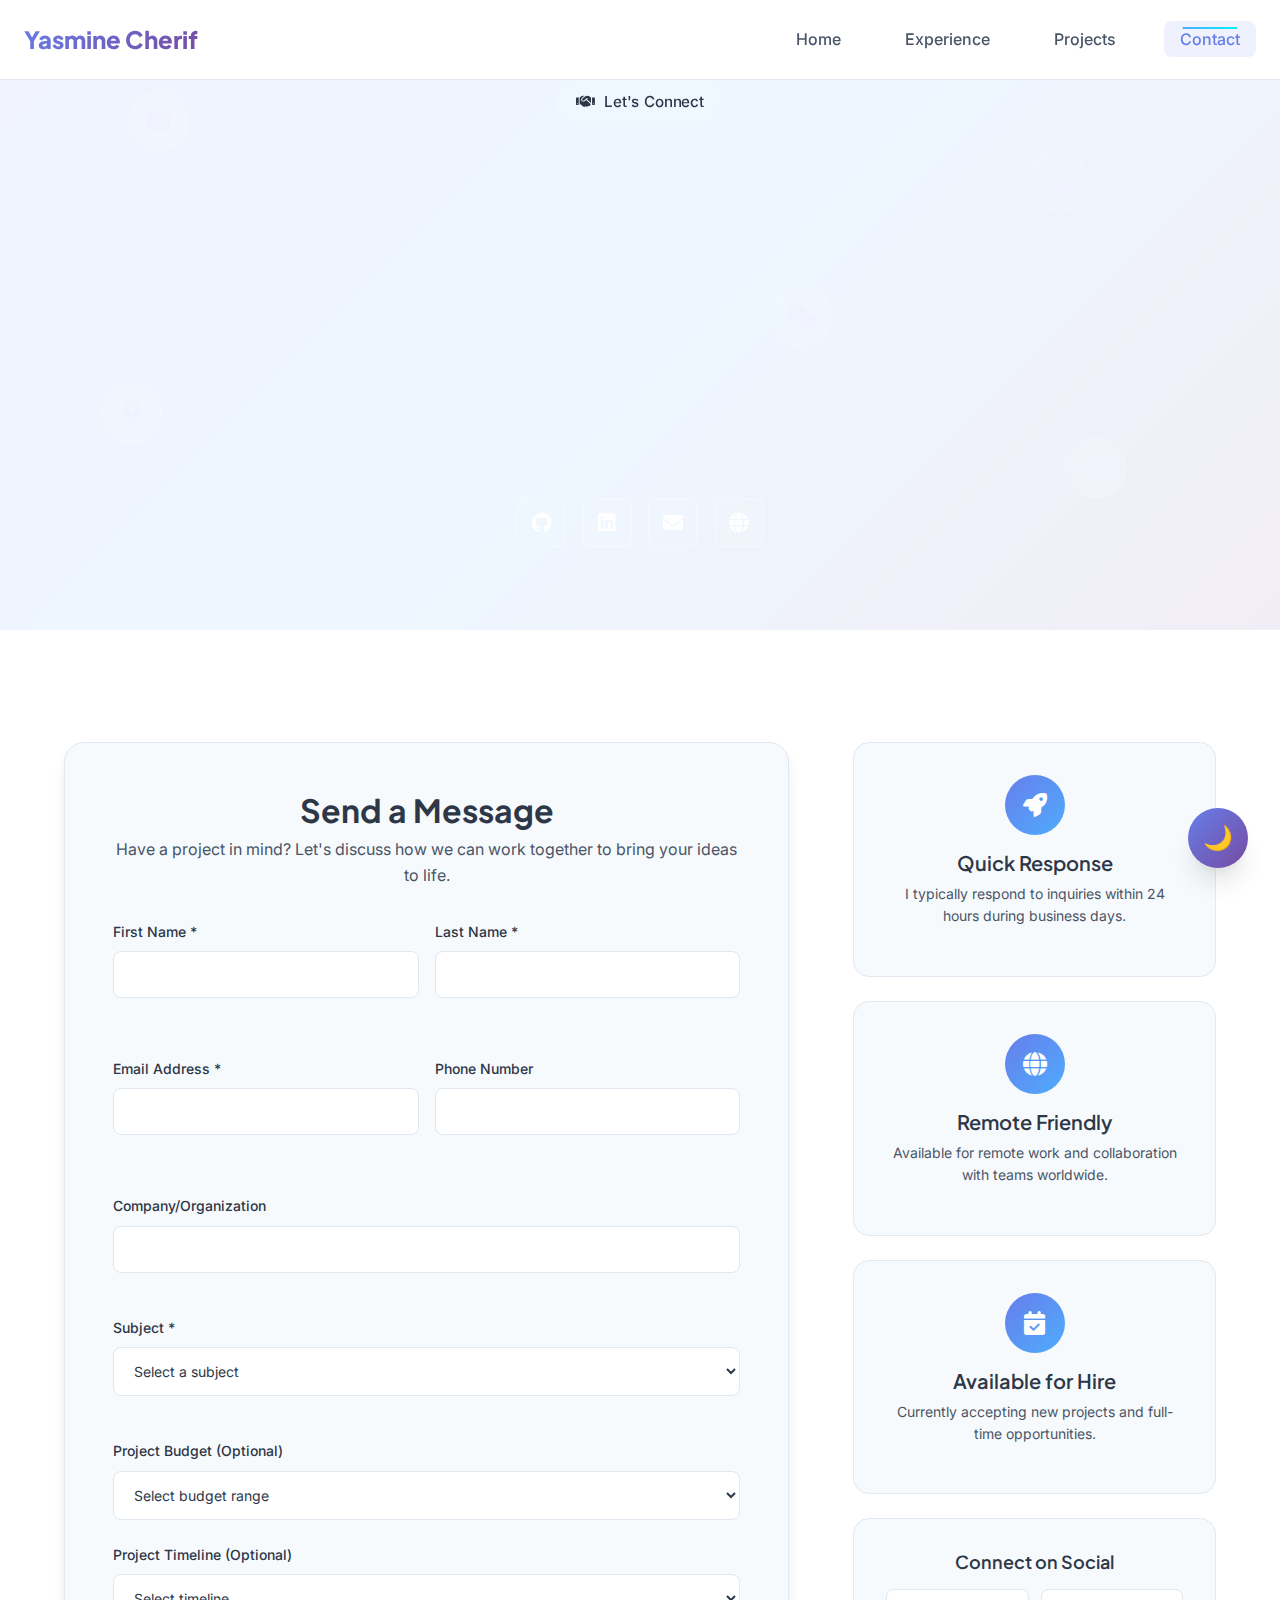
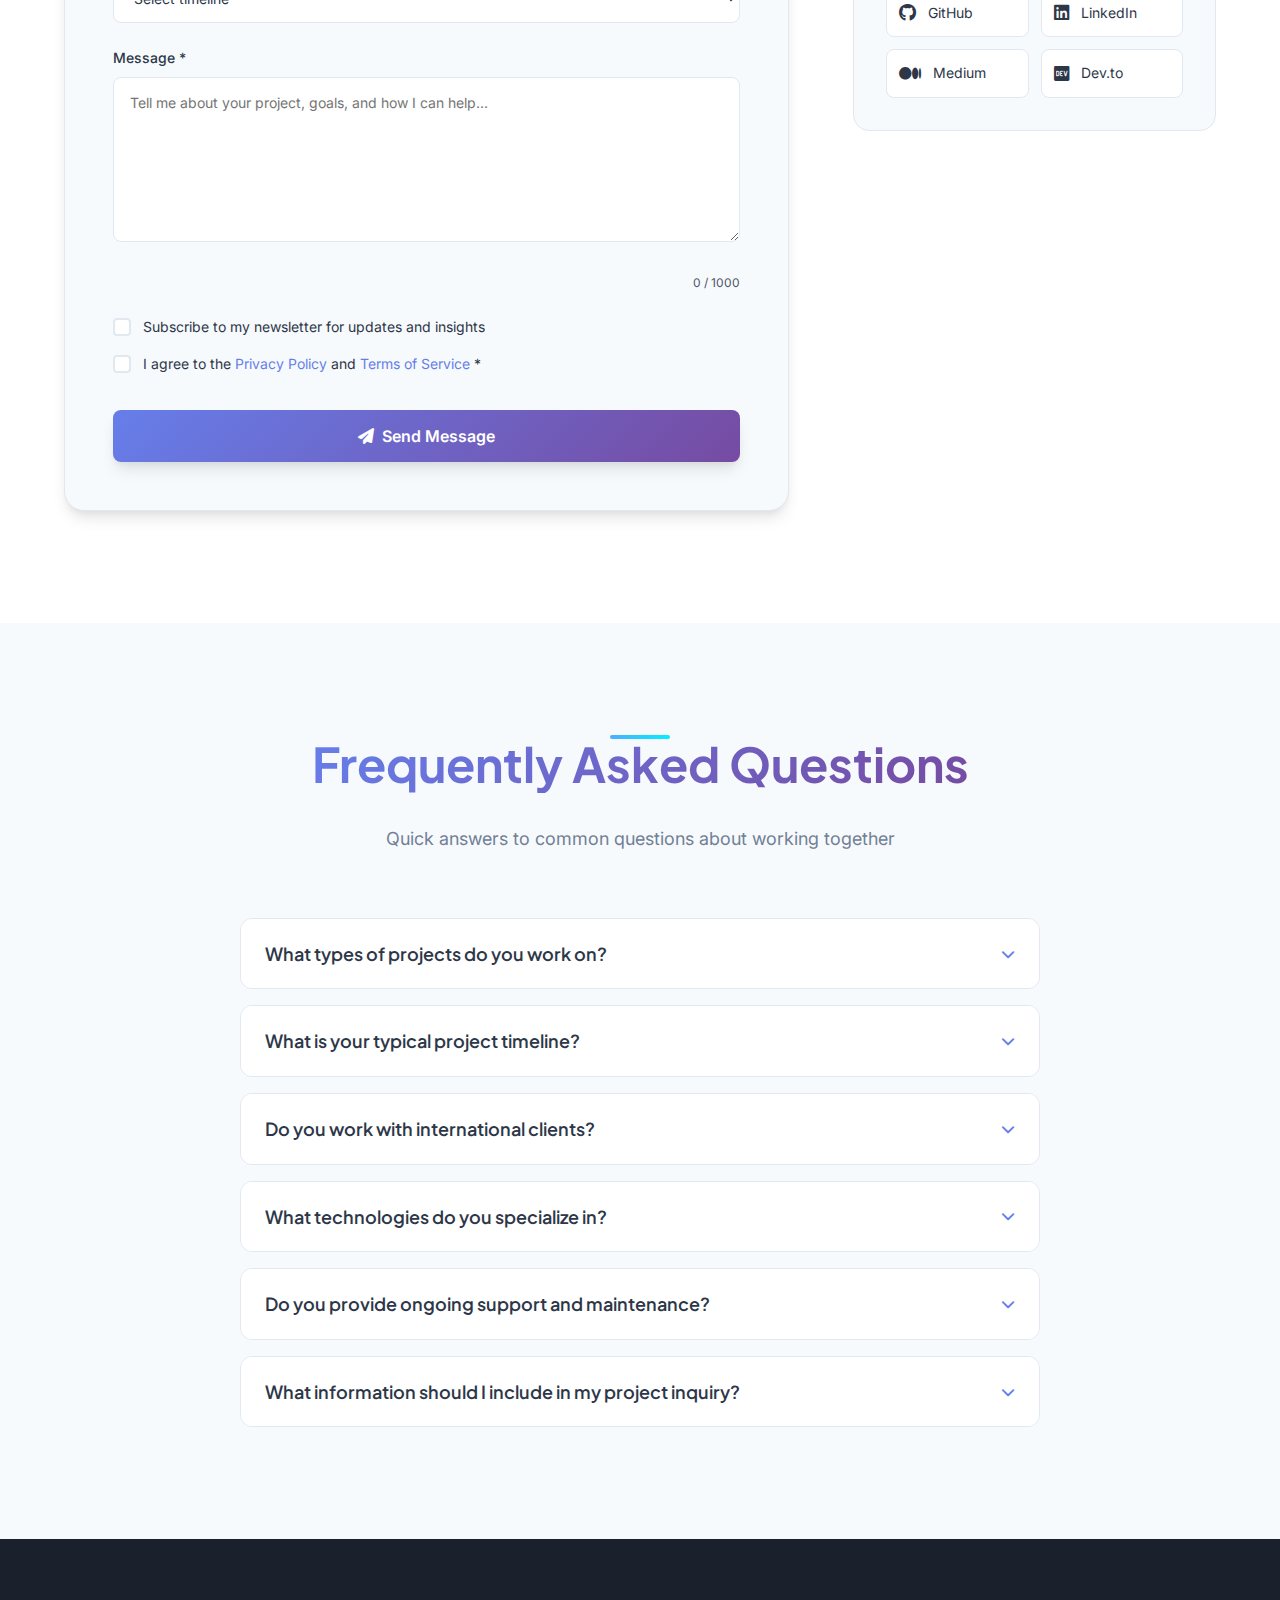
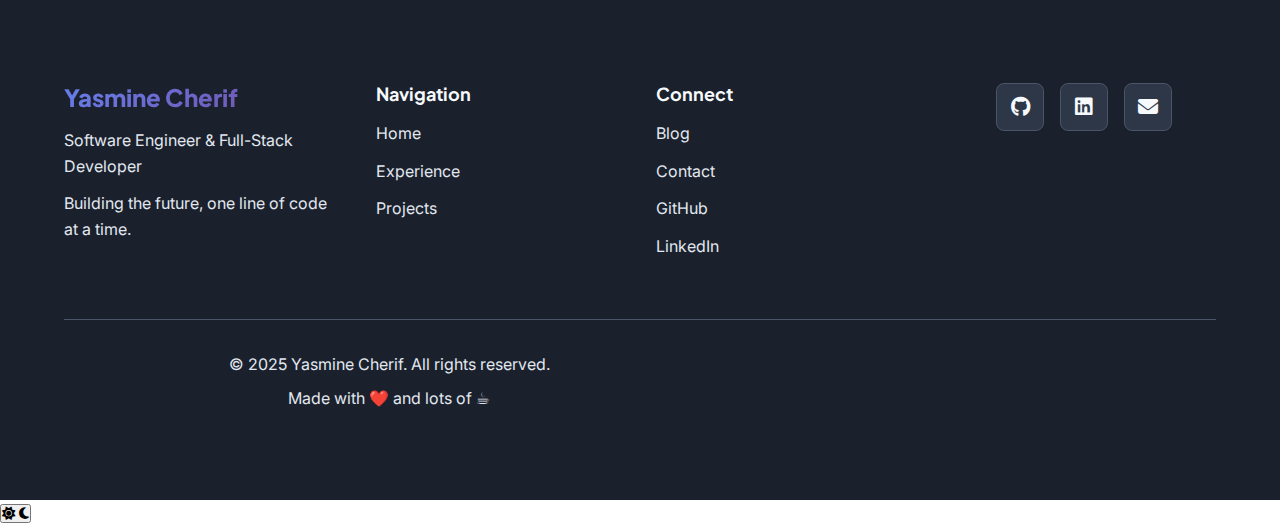
<file: pages/contact.html>
<!DOCTYPE html>
<html lang="en">
<head>
    <meta charset="UTF-8">
    <meta name="viewport" content="width=device-width, initial-scale=1.0">
    <title>Contact - Yasmine Cherif | Get In Touch</title>
    <meta name="description" content="Get in touch with Yasmine Cherif for collaboration opportunities, project inquiries, or technical discussions">
    <link rel="icon" type="image/x-icon" href="../assets/favicon.ico">
    <!-- Open Graph / Facebook -->
    <meta property="og:type" content="website">
    <meta property="og:url" content="https://cherifyasmine.github.io/contact.html">
    <meta property="og:title" content="Contact - Yasmine Cherif">
    <meta property="og:description" content="Let's connect and discuss opportunities in software development">
    
    <!-- Twitter -->
    <meta property="twitter:card" content="summary_large_image">
    <meta property="twitter:title" content="Contact - Yasmine Cherif">
    <meta property="twitter:description" content="Let's connect and discuss opportunities in software development">
    
    <!-- Fonts -->
    <link rel="preconnect" href="https://fonts.googleapis.com">
    <link rel="preconnect" href="https://fonts.gstatic.com" crossorigin>
    <link href="https://fonts.googleapis.com/css2?family=Inter:wght@400;500;600;700;800&family=Plus+Jakarta+Sans:wght@400;500;600;700;800&family=JetBrains+Mono:wght@400;500;600&display=swap" rel="stylesheet">
    
    <!-- Icons -->
    <link href="https://cdnjs.cloudflare.com/ajax/libs/font-awesome/6.4.0/css/all.min.css" rel="stylesheet">
    
    <!-- Styles -->
    <link rel="stylesheet" href="../css/common.css">
    <link rel="stylesheet" href="../css/contact.css">
    
    <!-- GSAP Animation Library -->
    <script src="https://cdnjs.cloudflare.com/ajax/libs/gsap/3.12.2/gsap.min.js"></script>
</head>
<body>
    <!-- Navigation -->
    <nav class="navbar">
        <div class="nav-container">
            <a href="../index.html" class="nav-logo">Yasmine Cherif</a>
            <ul class="nav-menu">
                <li><a href="../index.html" class="nav-link">Home</a></li>
                <li><a href="experience.html" class="nav-link">Experience</a></li>
                <li><a href="projects.html" class="nav-link">Projects</a></li>
                <!-- <li><a href="blog.html" class="nav-link">Blog</a></li> -->
                <li><a href="contact.html" class="nav-link active">Contact</a></li>
            </ul>
            <div class="hamburger">
                <span class="hamburger-line"></span>
                <span class="hamburger-line"></span>
                <span class="hamburger-line"></span>
            </div>
        </div>
    </nav>

    <!-- Header Section -->
    <section class="contact-header">
        <div class="header-background">
            <div class="floating-elements">
                <div class="float-icon"><i class="fas fa-envelope"></i></div>
                <div class="float-icon"><i class="fas fa-phone"></i></div>
                <div class="float-icon"><i class="fas fa-map-marker-alt"></i></div>
                <div class="float-icon"><i class="fas fa-paper-plane"></i></div>
                <div class="float-icon"><i class="fas fa-comments"></i></div>
            </div>
            <div class="particles">
                <div class="particle"></div>
                <div class="particle"></div>
                <div class="particle"></div>
                <div class="particle"></div>
                <div class="particle"></div>
            </div>
        </div>
        
        <div class="container">
            <div class="header-content">
                <div class="header-badge">
                    <i class="fas fa-handshake"></i>
                    Let's Connect
                </div>
                
                <h1 class="page-title">
                    <span class="title-gradient">Get In</span>
                    <span class="title-main">Touch</span>
                </h1>
                
                <p class="page-subtitle">
                    Ready to collaborate? Let's discuss your next project, explore opportunities,
                    or simply connect over shared interests in technology and innovation.
                </p>

                <div class="hero-social fade-in-up">
                    <a href="https://github.com/CherifYasmine" class="social-icon" target="_blank" rel="noopener" aria-label="GitHub">
                        <i class="fab fa-github"></i>
                    </a>
                    <a href="https://linkedin.com/in/yasmine-cherif-0498b01b3/" class="social-icon" target="_blank" rel="noopener" aria-label="LinkedIn">
                        <i class="fab fa-linkedin"></i>
                    </a>
                    <a href="mailto:yasmine.cherif9@gmail.com" class="social-icon" target="_blank" aria-label="Email">
                        <i class="fas fa-envelope"></i>
                    </a>
                    <a href="https://cherifyasmine.github.io/" class="social-icon" target="_blank" rel="noopener" aria-label="Portfolio">
                        <i class="fas fa-globe"></i>
                    </a>
                </div>
            </div>
        </div>
    </section>

    <!-- Contact Form Section -->
    <section class="contact-form-section section-padding">
        <div class="container">
            <div class="contact-grid">
                <div class="contact-form-container">
                    <div class="form-header">
                        <h2 class="form-title">Send a Message</h2>
                        <p class="form-subtitle">
                            Have a project in mind? Let's discuss how we can work together
                            to bring your ideas to life.
                        </p>
                    </div>
                    
                    <form class="contact-form" id="contact-form">
                        <input type="text" name="_gotcha" autocomplete="off" tabindex="-1" style="display:none">
                        <div class="form-row">
                            <div class="form-group">
                                <label for="firstName" class="form-label">First Name *</label>
                                <input type="text" id="firstName" name="firstName" class="form-input" required>
                                <div class="form-error"></div>
                            </div>
                            <div class="form-group">
                                <label for="lastName" class="form-label">Last Name *</label>
                                <input type="text" id="lastName" name="lastName" class="form-input" required>
                                <div class="form-error"></div>
                            </div>
                        </div>
                        
                        <div class="form-row">
                            <div class="form-group">
                                <label for="email" class="form-label">Email Address *</label>
                                <input type="email" id="email" name="email" class="form-input" required>
                                <div class="form-error"></div>
                            </div>
                            <div class="form-group">
                                <label for="phone" class="form-label">Phone Number</label>
                                <input type="tel" id="phone" name="phone" class="form-input">
                                <div class="form-error"></div>
                            </div>
                        </div>
                        
                        <div class="form-group">
                            <label for="company" class="form-label">Company/Organization</label>
                            <input type="text" id="company" name="company" class="form-input">
                            <div class="form-error"></div>
                        </div>
                        
                        <div class="form-group">
                            <label for="subject" class="form-label">Subject *</label>
                            <select id="subject" name="subject" class="form-select" required>
                                <option value="">Select a subject</option>
                                <option value="collaboration">Project Collaboration</option>
                                <option value="job-opportunity">Job Opportunity</option>
                                <option value="consultation">Technical Consultation</option>
                                <option value="speaking">Speaking Engagement</option>
                                <option value="mentorship">Mentorship</option>
                                <option value="other">Other</option>
                            </select>
                            <div class="form-error"></div>
                        </div>
                        
                        <div class="form-group">
                            <label for="budget" class="form-label">Project Budget (Optional)</label>
                            <select id="budget" name="budget" class="form-select">
                                <option value="">Select budget range</option>
                                <option value="under-5k">Under $5,000</option>
                                <option value="5k-15k">$5,000 - $15,000</option>
                                <option value="15k-30k">$15,000 - $30,000</option>
                                <option value="30k-50k">$30,000 - $50,000</option>
                                <option value="over-50k">$50,000+</option>
                                <option value="discuss">Let's discuss</option>
                            </select>
                        </div>
                        
                        <div class="form-group">
                            <label for="timeline" class="form-label">Project Timeline (Optional)</label>
                            <select id="timeline" name="timeline" class="form-select">
                                <option value="">Select timeline</option>
                                <option value="asap">ASAP</option>
                                <option value="1-month">Within 1 month</option>
                                <option value="1-3-months">1-3 months</option>
                                <option value="3-6-months">3-6 months</option>
                                <option value="6-months-plus">6+ months</option>
                                <option value="flexible">Flexible</option>
                            </select>
                        </div>
                        
                        <div class="form-group">
                            <label for="message" class="form-label">Message *</label>
                            <textarea 
                                id="message" 
                                name="message" 
                                class="form-textarea" 
                                rows="6" 
                                placeholder="Tell me about your project, goals, and how I can help..."
                                required
                            ></textarea>
                            <div class="form-error"></div>
                            <div class="character-count">
                                <span class="current-count">0</span> / <span class="max-count">1000</span>
                            </div>
                        </div>
                        
                        <div class="form-group checkbox-group">
                            <label class="checkbox-label">
                                <input type="checkbox" id="newsletter" name="newsletter" class="form-checkbox">
                                <span class="checkbox-custom"></span>
                                <span class="checkbox-text">Subscribe to my newsletter for updates and insights</span>
                            </label>
                        </div>
                        
                        <div class="form-group checkbox-group">
                            <label class="checkbox-label">
                                <input type="checkbox" id="privacy" name="privacy" class="form-checkbox" required>
                                <span class="checkbox-custom"></span>
                                <span class="checkbox-text">
                                    I agree to the <a href="#" target="_blank">Privacy Policy</a> and 
                                    <a href="#" target="_blank">Terms of Service</a> *
                                </span>
                            </label>
                            <div class="form-error"></div>
                        </div>
                        
                        <button type="submit" class="btn btn-primary submit-btn">
                            <i class="fas fa-paper-plane"></i>
                            Send Message
                        </button>
                    </form>
                </div>
                
                <div class="contact-info-container">
                    <div class="contact-card">
                        <div class="card-icon">
                            <i class="fas fa-rocket"></i>
                        </div>
                        <h3>Quick Response</h3>
                        <p>I typically respond to inquiries within 24 hours during business days.</p>
                    </div>
                    
                    <div class="contact-card">
                        <div class="card-icon">
                            <i class="fas fa-globe"></i>
                        </div>
                        <h3>Remote Friendly</h3>
                        <p>Available for remote work and collaboration with teams worldwide.</p>
                    </div>
                    
                    <div class="contact-card">
                        <div class="card-icon">
                            <i class="fas fa-calendar-check"></i>
                        </div>
                        <h3>Available for Hire</h3>
                        <p>Currently accepting new projects and full-time opportunities.</p>
                    </div>
                    
                    <div class="social-links">
                        <h4>Connect on Social</h4>
                        <div class="social-grid">
                            <a href="https://github.com/CherifYasmine" target="_blank" class="social-link">
                                <i class="fab fa-github"></i>
                                <span>GitHub</span>
                            </a>
                            <a href="https://linkedin.com/in/yasmine-cherif-0498b01b3" target="_blank" class="social-link">
                                <i class="fab fa-linkedin"></i>
                                <span>LinkedIn</span>
                            </a>
                            <a href="https://medium.com/@yasminecherif" target="_blank" class="social-link">
                                <i class="fab fa-medium"></i>
                                <span>Medium</span>
                            </a>
                            <a href="https://dev.to/yasmine_ddec94f4d4" target="_blank" class="social-link">
                                <i class="fab fa-dev"></i>
                                <span>Dev.to</span>
                            </a>
                        </div>
                    </div>
                </div>
            </div>
        </div>
    </section>

    <!-- FAQ Section -->
    <section class="faq-section section-padding bg-secondary">
        <div class="container">
            <div class="section-header">
                <h2 class="section-title">Frequently Asked Questions</h2>
                <p class="section-subtitle">Quick answers to common questions about working together</p>
            </div>
            
            <div class="faq-grid">
                <div class="faq-item" data-faq="1">
                    <div class="faq-question">
                        <h4>What types of projects do you work on?</h4>
                        <i class="fas fa-chevron-down faq-icon"></i>
                    </div>
                    <div class="faq-answer">
                        <p>I specialize in full-stack web development, cloud architecture, and DevOps automation. I work on everything from MVP development to enterprise-scale applications, focusing on clean architecture, performance optimization, and maintainable code.</p>
                    </div>
                </div>
                
                <div class="faq-item" data-faq="2">
                    <div class="faq-question">
                        <h4>What is your typical project timeline?</h4>
                        <i class="fas fa-chevron-down faq-icon"></i>
                    </div>
                    <div class="faq-answer">
                        <p>Project timelines vary based on complexity and scope. Simple websites or prototypes typically take 2-4 weeks, while full-scale applications can range from 2-6 months. I always provide detailed project estimates during our initial consultation.</p>
                    </div>
                </div>
                
                <div class="faq-item" data-faq="3">
                    <div class="faq-question">
                        <h4>Do you work with international clients?</h4>
                        <i class="fas fa-chevron-down faq-icon"></i>
                    </div>
                    <div class="faq-answer">
                        <p>Absolutely! I work with clients globally and am experienced in remote collaboration. I'm flexible with time zones and use modern communication tools to ensure smooth project delivery regardless of location.</p>
                    </div>
                </div>
                
                <div class="faq-item" data-faq="4">
                    <div class="faq-question">
                        <h4>What technologies do you specialize in?</h4>
                        <i class="fas fa-chevron-down faq-icon"></i>
                    </div>
                    <div class="faq-answer">
                        <p>My core stack includes React/Angular for frontend, Node.js/Python for backend, and AWS/Docker for cloud infrastructure. I'm also experienced with databases like PostgreSQL, MongoDB, and various DevOps tools for CI/CD automation.</p>
                    </div>
                </div>
                
                <div class="faq-item" data-faq="5">
                    <div class="faq-question">
                        <h4>Do you provide ongoing support and maintenance?</h4>
                        <i class="fas fa-chevron-down faq-icon"></i>
                    </div>
                    <div class="faq-answer">
                        <p>Yes, I offer comprehensive maintenance packages including bug fixes, security updates, performance monitoring, and feature enhancements. I believe in long-term partnerships and supporting your project's growth.</p>
                    </div>
                </div>
                
                <div class="faq-item" data-faq="6">
                    <div class="faq-question">
                        <h4>What information should I include in my project inquiry?</h4>
                        <i class="fas fa-chevron-down faq-icon"></i>
                    </div>
                    <div class="faq-answer">
                        <p>Please include your project goals, target audience, preferred technologies, timeline, and budget range. The more details you provide, the better I can tailor my response to your specific needs and provide an accurate estimate.</p>
                    </div>
                </div>
            </div>
        </div>
    </section>

    <!-- Availability Calendar -->
    <!-- <section class="availability-section section-padding">
        <div class="container">
            <div class="availability-grid">
                <div class="availability-info">
                    <h2 class="section-title">Current Availability</h2>
                    <p class="section-subtitle">
                        Planning your project timeline? Here's my current availability and booking status.
                    </p>
                    
                    <div class="availability-status">
                        <div class="status-item available">
                            <div class="status-indicator"></div>
                            <div class="status-text">
                                <h4>Available for New Projects</h4>
                                <p>Currently accepting new client projects starting in April 2024</p>
                            </div>
                        </div>
                        
                        <div class="status-item limited">
                            <div class="status-indicator"></div>
                            <div class="status-text">
                                <h4>Limited Consultation Slots</h4>
                                <p>2-3 consultation slots available per week for project discussions</p>
                            </div>
                        </div>
                        
                        <div class="status-item booking">
                            <div class="status-indicator"></div>
                            <div class="status-text">
                                <h4>Advance Booking Recommended</h4>
                                <p>For projects starting after June 2024, early booking is advised</p>
                            </div>
                        </div>
                    </div>
                    
                    <div class="booking-actions">
                        <a href="#" class="btn btn-primary schedule-btn">
                            <i class="fas fa-calendar-plus"></i>
                            Schedule a Call
                        </a>
                        <a href="#contact-form" class="btn btn-secondary">
                            <i class="fas fa-envelope"></i>
                            Send Inquiry
                        </a>
                    </div>
                </div>
                
                <div class="calendar-visual">
                    <div class="calendar-header">
                        <h4>Booking Calendar</h4>
                        <p>March - May 2024</p>
                    </div>
                    <div class="calendar-grid">
                        <div class="calendar-month">
                            <h5>March 2024</h5>
                            <div class="month-status busy">
                                <i class="fas fa-calendar-times"></i>
                                <span>Fully Booked</span>
                            </div>
                        </div>
                        <div class="calendar-month">
                            <h5>April 2024</h5>
                            <div class="month-status available">
                                <i class="fas fa-calendar-check"></i>
                                <span>Available</span>
                            </div>
                        </div>
                        <div class="calendar-month">
                            <h5>May 2024</h5>
                            <div class="month-status limited">
                                <i class="fas fa-calendar-alt"></i>
                                <span>Limited Slots</span>
                            </div>
                        </div>
                    </div>
                </div>
            </div>
        </div>
    </section> -->

    <!-- Footer -->
    <footer class="footer">
        <div class="container">
            <div class="footer-content">
                <div class="footer-info">
                    <h3 class="footer-logo">Yasmine Cherif</h3>
                    <p>Software Engineer & Full-Stack Developer</p>
                    <p>Building the future, one line of code at a time.</p>
                </div>
                
                <div class="footer-links">
                    <div class="footer-section">
                        <h4>Navigation</h4>
                        <ul>
                            <li><a href="index.html">Home</a></li>
                            <li><a href="experience.html">Experience</a></li>
                            <li><a href="projects.html">Projects</a></li>
                        </ul>
                    </div>
                    
                    <div class="footer-section">
                        <h4>Connect</h4>
                        <ul>
                            <li><a href="https://medium.com/@yasminecherif" target="_blank">Blog</a></li>
                            <li><a href="contact.html">Contact</a></li>
                            <li><a href="https://github.com/CherifYasmine" target="_blank">GitHub</a></li>
                            <li><a href="https://linkedin.com/in/yasmine-cherif-0498b01b3/" target="_blank">LinkedIn</a></li>
                        </ul>
                    </div>
                </div>
                
                <div class="footer-social">
                    <a href="https://github.com/CherifYasmine" class="social-icon" target="_blank" aria-label="GitHub">
                        <i class="fab fa-github"></i>
                    </a>
                    <a href="https://linkedin.com/in/yasmine-cherif-0498b01b3/" class="social-icon" target="_blank" aria-label="LinkedIn">
                        <i class="fab fa-linkedin"></i>
                    </a>
                    <a href="mailto:yasmine.cherif9@gmail.com" class="social-icon" aria-label="Email">
                        <i class="fas fa-envelope"></i>
                    </a>
                </div>
            </div>
            
            <div class="footer-bottom">
                <p>&copy; 2025 Yasmine Cherif. All rights reserved.</p>
                <p>Made with ❤️ and lots of ☕</p>
            </div>
        </div>
    </footer>

    <!-- Theme Toggle Button -->
    <button class="theme-toggle" id="theme-toggle" aria-label="Toggle theme">
        <i class="fas fa-sun sun-icon"></i>
        <i class="fas fa-moon moon-icon"></i>
    </button>

    <!-- Success Modal -->
    <div class="modal" id="success-modal">
        <div class="modal-content">
            <div class="modal-icon success">
                <i class="fas fa-check-circle"></i>
            </div>
            <h3 class="modal-title">Message Sent Successfully!</h3>
            <p class="modal-text">Thank you for reaching out. I'll get back to you within 24 hours.</p>
            <button class="btn btn-primary modal-close">
                <i class="fas fa-check"></i>
                Got it
            </button>
        </div>
    </div>

    <!-- Scripts -->
    <script src="../js/common.js"></script>
    <script src="../js/contact.js"></script>
</body>
</html>
</file>
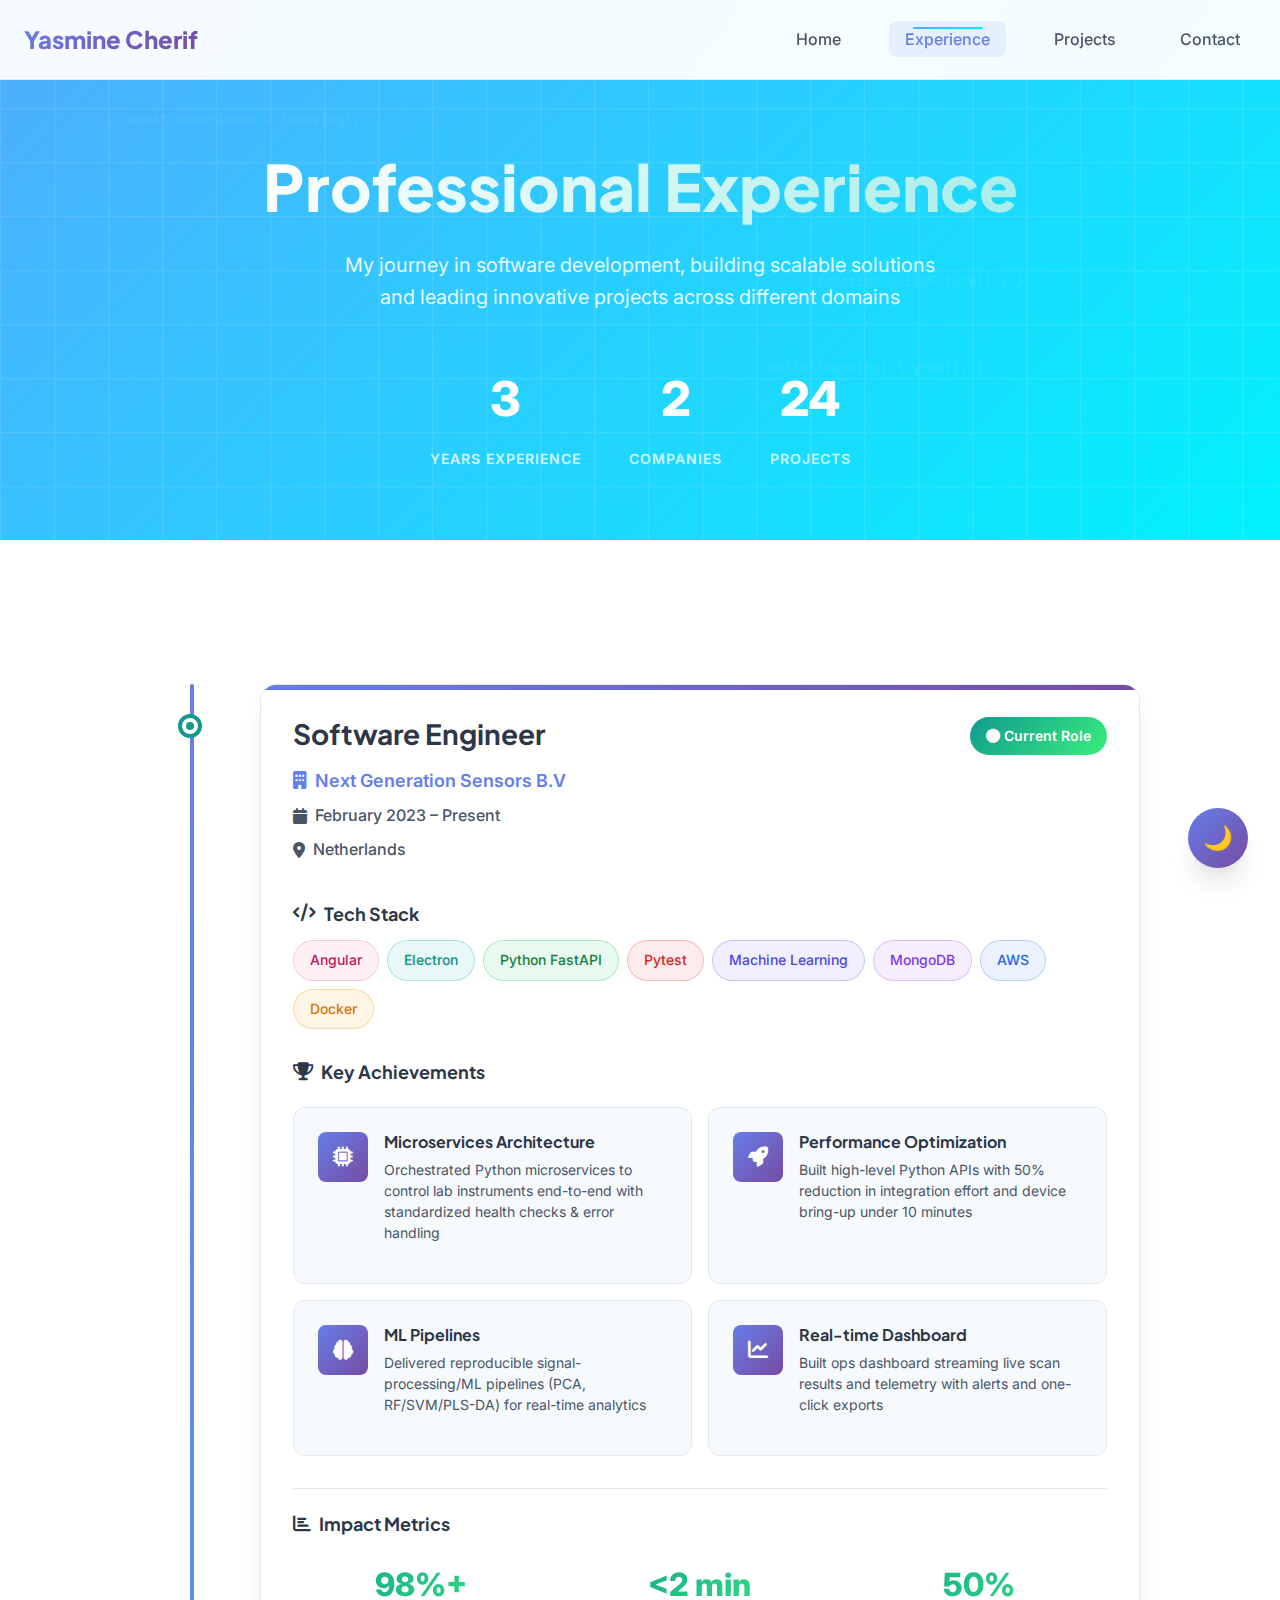
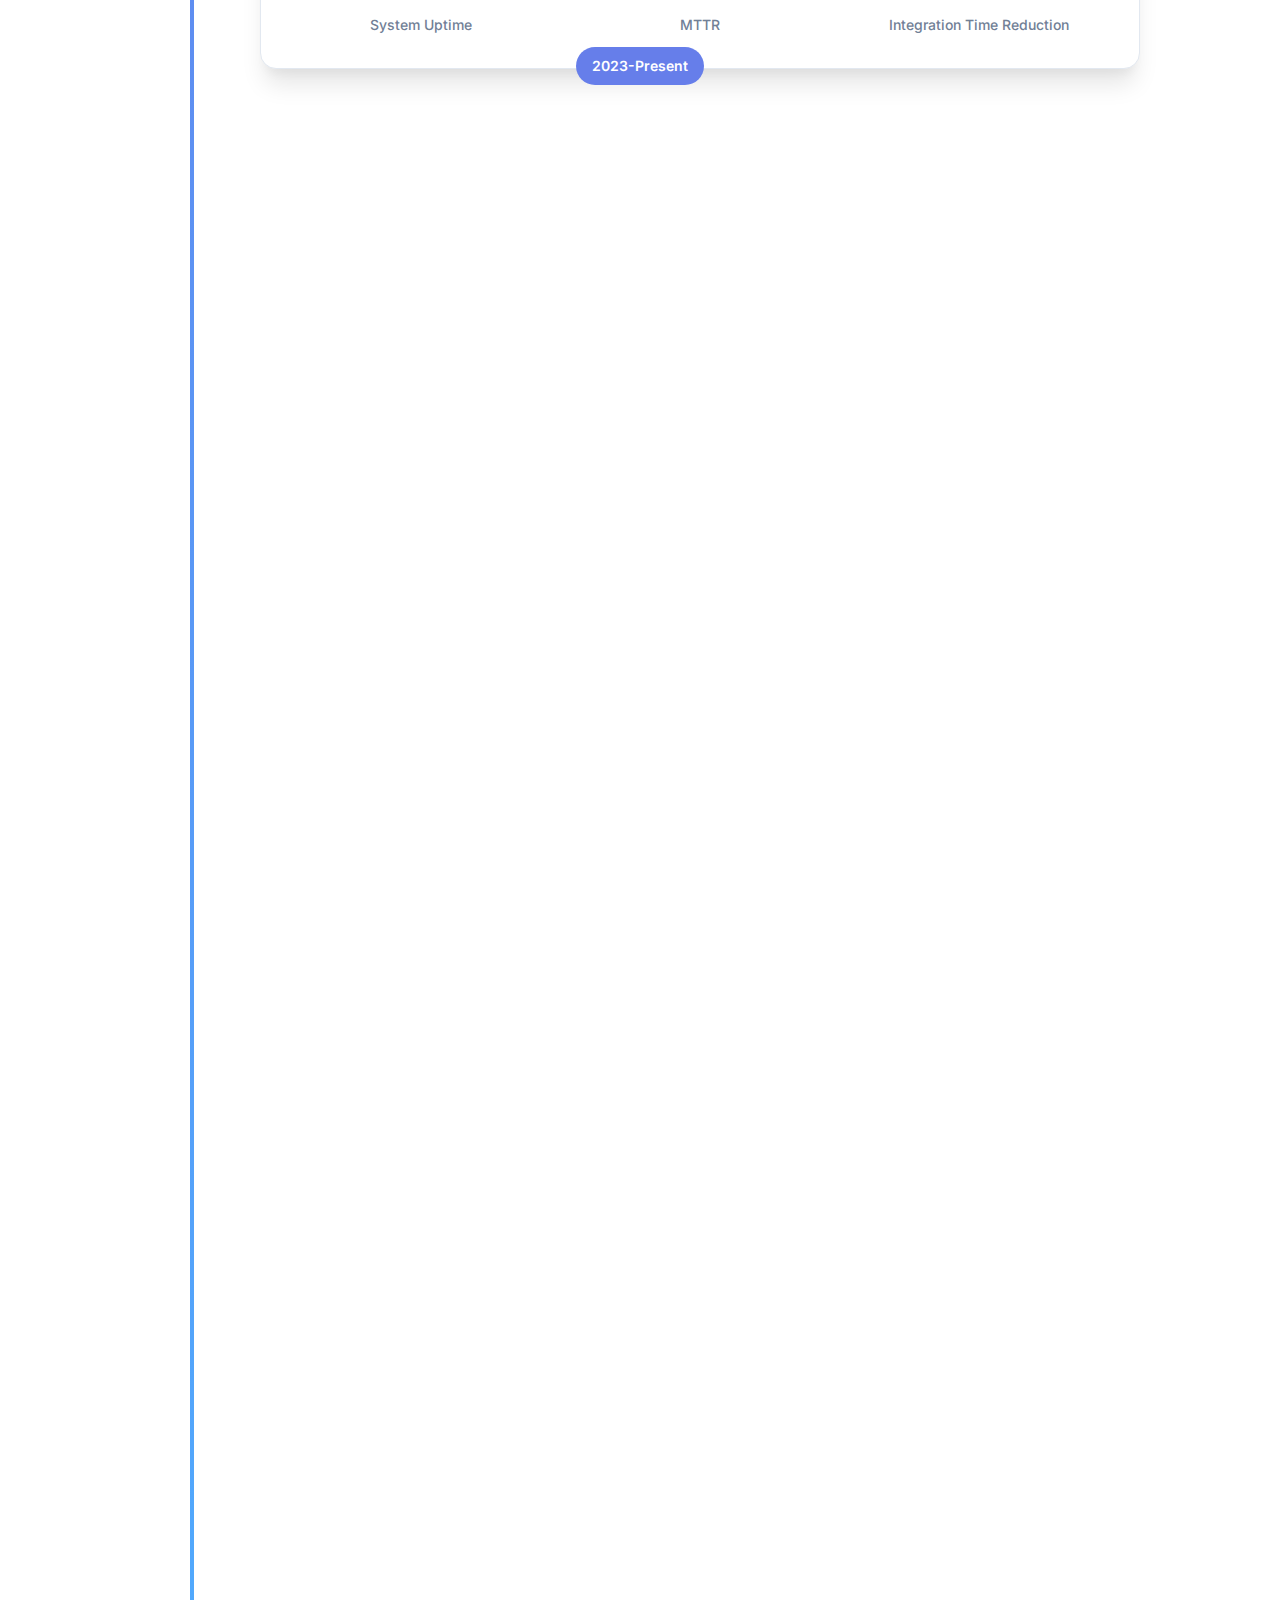
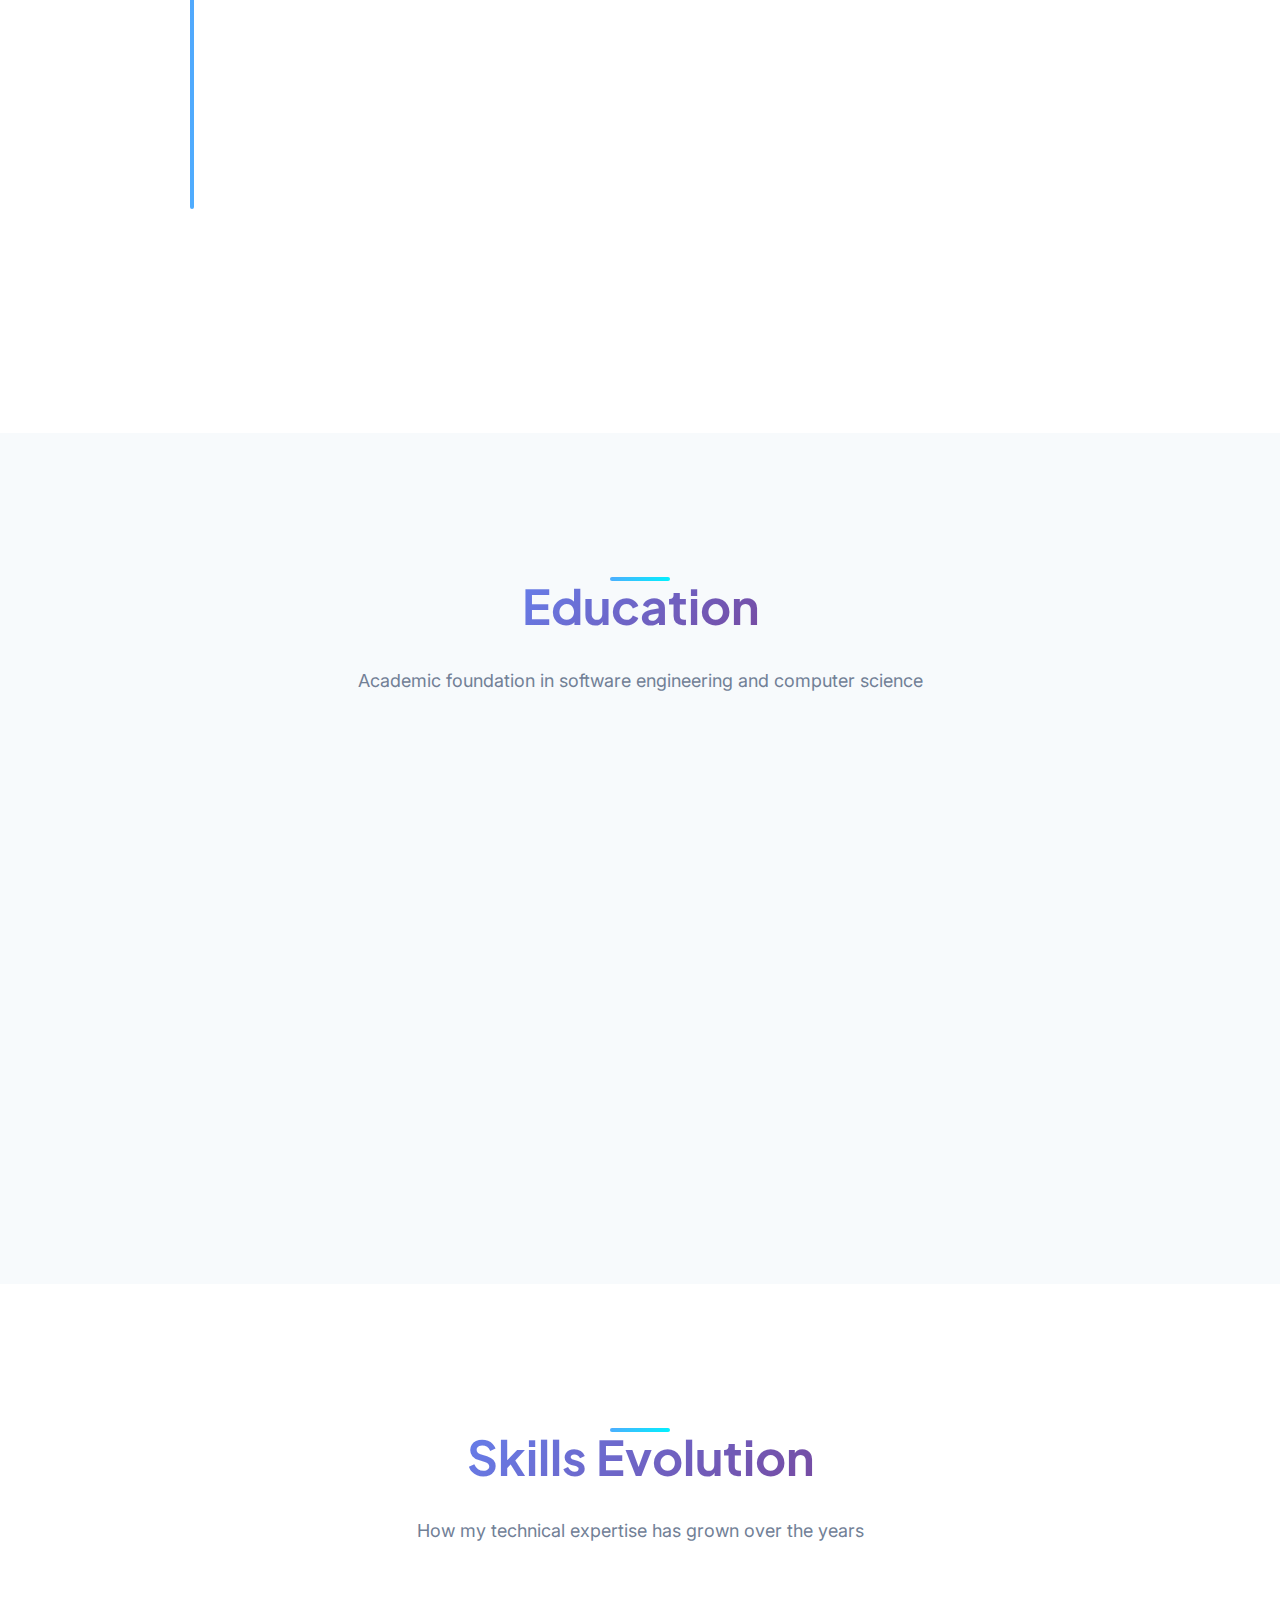
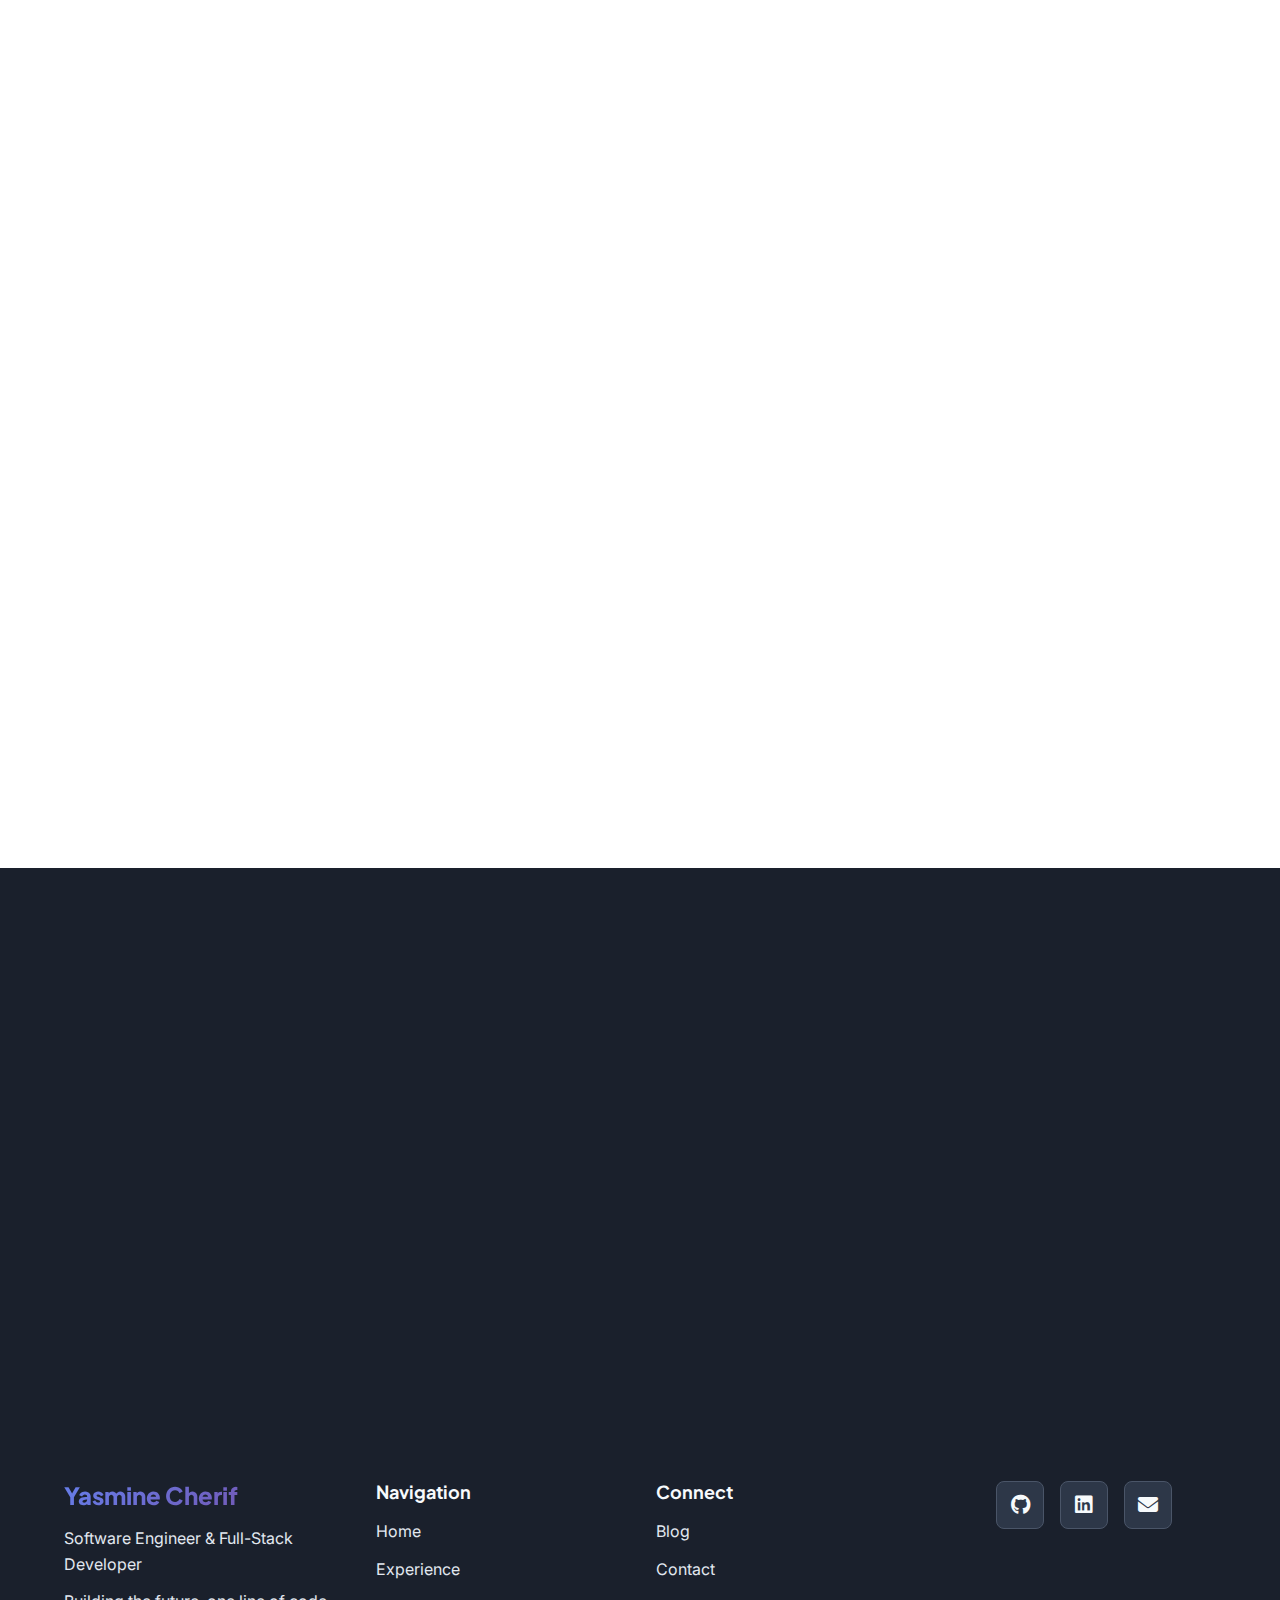
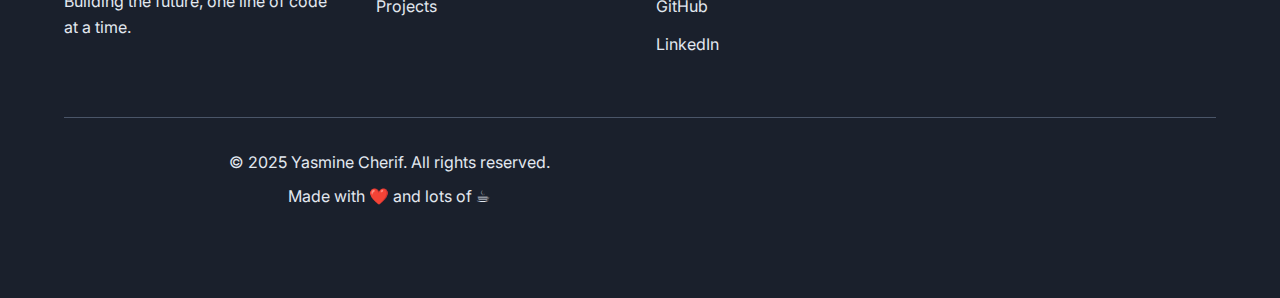
<file: pages/experience.html>
<!DOCTYPE html>
<html lang="en">
<head>
    <meta charset="UTF-8">
    <meta name="viewport" content="width=device-width, initial-scale=1.0">
    <title>Experience - Yasmine Cherif</title>
    <meta name="description" content="Professional experience and career journey of Yasmine Cherif - Software Engineer">
    
    <!-- Fonts -->
    <link rel="preconnect" href="https://fonts.googleapis.com">
    <link rel="preconnect" href="https://fonts.gstatic.com" crossorigin>
    <link href="https://fonts.googleapis.com/css2?family=Inter:wght@400;500;600;700;800&family=Plus+Jakarta+Sans:wght@400;500;600;700;800&family=JetBrains+Mono:wght@400;500;600&display=swap" rel="stylesheet">
    
    <!-- Icons -->
    <link href="https://cdnjs.cloudflare.com/ajax/libs/font-awesome/6.4.0/css/all.min.css" rel="stylesheet">
    
    <!-- Styles -->
    <link rel="stylesheet" href="../css/common.css">
    <link rel="stylesheet" href="../css/experience.css">
</head>
<body>
    <!-- Navigation -->
    <nav class="navbar">
        <div class="nav-container">
            <a href="../index.html" class="nav-logo">Yasmine Cherif</a>
            <ul class="nav-menu">
                <li><a href="../index.html" class="nav-link">Home</a></li>
                <li><a href="experience.html" class="nav-link active">Experience</a></li>
                <li><a href="projects.html" class="nav-link">Projects</a></li>
                <!-- <li><a href="blog.html" class="nav-link">Blog</a></li> -->
                <li><a href="contact.html" class="nav-link">Contact</a></li>
            </ul>
            <div class="hamburger">
                <span class="hamburger-line"></span>
                <span class="hamburger-line"></span>
                <span class="hamburger-line"></span>
            </div>
        </div>
    </nav>

    <main>
        <!-- Page Header -->
        <section class="page-header">
            <div class="container">
                <div class="header-content fade-in-up">
                    <h1 class="page-title">Professional Experience</h1>
                    <p class="page-subtitle">
                        My journey in software development, building scalable solutions 
                        and leading innovative projects across different domains
                    </p>
                    <div class="experience-stats">
                        <div class="stat-item">
                            <span class="stat-number" data-counter="4">0</span>
                            <span class="stat-label">Years Experience</span>
                        </div>
                        <div class="stat-item">
                            <span class="stat-number" data-counter="3">0</span>
                            <span class="stat-label">Companies</span>
                        </div>
                        <div class="stat-item">
                            <span class="stat-number" data-counter="25">0</span>
                            <span class="stat-label">Projects</span>
                        </div>
                    </div>
                </div>
            </div>
            <div class="header-background">
                <div class="floating-code">
                    <span class="code-snippet">const experience = 'amazing';</span>
                    <span class="code-snippet">function buildFuture() { }</span>
                    <span class="code-snippet">while(learning) { grow(); }</span>
                </div>
            </div>
        </section>

        <!-- Experience Timeline -->
        <section class="experience-timeline section">
            <div class="container">
                <div class="timeline-container">
                    <!-- Current Position -->
                    <div class="timeline-item current fade-in-up" data-year="2023-Present">
                        <div class="timeline-marker">
                            <div class="marker-ring"></div>
                            <div class="marker-dot"></div>
                        </div>
                        <div class="timeline-content">
                            <div class="timeline-header">
                                <div class="company-info">
                                    <h3 class="position-title">Software Engineer</h3>
                                    <div class="company-name">
                                        <i class="fas fa-building"></i>
                                        Next Generation Sensors B.V
                                    </div>
                                    <div class="duration">
                                        <i class="fas fa-calendar"></i>
                                        February 2023 – Present
                                    </div>
                                    <div class="location">
                                        <i class="fas fa-map-marker-alt"></i>
                                        Netherlands
                                    </div>
                                </div>
                                <div class="company-badge current-badge">
                                    <i class="fas fa-circle"></i>
                                    Current Role
                                </div>
                            </div>

                            <div class="tech-ecosystem">
                                <h4><i class="fas fa-code"></i> Tech Stack</h4>
                                <div class="tech-grid">
                                    <span class="tech-item frontend">Angular</span>
                                    <span class="tech-item desktop">Electron</span>
                                    <span class="tech-item backend">Python FastAPI</span>
                                    <span class="tech-item testing">Pytest</span>
                                    <span class="tech-item ml">Machine Learning</span>
                                    <span class="tech-item database">MongoDB</span>
                                    <span class="tech-item cloud">AWS</span>
                                    <span class="tech-item devops">Docker</span>
                                </div>
                            </div>

                            <div class="achievements-section">
                                <h4><i class="fas fa-trophy"></i> Key Achievements</h4>
                                <div class="achievements-grid">
                                    <div class="achievement-card">
                                        <div class="achievement-icon">
                                            <i class="fas fa-microchip"></i>
                                        </div>
                                        <div class="achievement-content">
                                            <h5>Microservices Architecture</h5>
                                            <p>Orchestrated Python microservices to control lab instruments end-to-end with standardized health checks & error handling</p>
                                        </div>
                                    </div>
                                    
                                    <div class="achievement-card">
                                        <div class="achievement-icon">
                                            <i class="fas fa-rocket"></i>
                                        </div>
                                        <div class="achievement-content">
                                            <h5>Performance Optimization</h5>
                                            <p>Built high-level Python APIs with 50% reduction in integration effort and device bring-up under 10 minutes</p>
                                        </div>
                                    </div>
                                    
                                    <div class="achievement-card">
                                        <div class="achievement-icon">
                                            <i class="fas fa-brain"></i>
                                        </div>
                                        <div class="achievement-content">
                                            <h5>ML Pipelines</h5>
                                            <p>Delivered reproducible signal-processing/ML pipelines (PCA, RF/SVM/PLS-DA) for real-time analytics</p>
                                        </div>
                                    </div>
                                    
                                    <div class="achievement-card">
                                        <div class="achievement-icon">
                                            <i class="fas fa-chart-line"></i>
                                        </div>
                                        <div class="achievement-content">
                                            <h5>Real-time Dashboard</h5>
                                            <p>Built ops dashboard streaming live scan results and telemetry with alerts and one-click exports</p>
                                        </div>
                                    </div>
                                </div>
                            </div>

                            <div class="impact-metrics">
                                <h4><i class="fas fa-chart-bar"></i> Impact Metrics</h4>
                                <div class="metrics-grid">
                                    <div class="metric-item">
                                        <div class="metric-value">98%+</div>
                                        <div class="metric-label">System Uptime</div>
                                    </div>
                                    <div class="metric-item">
                                        <div class="metric-value">&lt;2 min</div>
                                        <div class="metric-label">MTTR</div>
                                    </div>
                                    <div class="metric-item">
                                        <div class="metric-value">50%</div>
                                        <div class="metric-label">Integration Time Reduction</div>
                                    </div>
                                </div>
                            </div>
                        </div>
                    </div>

                    <!-- Previous Positions -->
                    <div class="timeline-item fade-in-up" data-year="2022">
                        <div class="timeline-marker">
                            <div class="marker-ring"></div>
                            <div class="marker-dot"></div>
                        </div>
                        <div class="timeline-content">
                            <div class="timeline-header">
                                <div class="company-info">
                                    <h3 class="position-title">Mobile Developer</h3>
                                    <div class="company-name">
                                        <i class="fas fa-building"></i>
                                        Hippo Labs, Inc
                                    </div>
                                    <div class="duration">
                                        <i class="fas fa-calendar"></i>
                                        June 2022 – December 2022
                                    </div>
                                    <div class="location">
                                        <i class="fas fa-map-marker-alt"></i>
                                        Remote
                                    </div>
                                </div>
                            </div>

                            <div class="tech-ecosystem">
                                <h4><i class="fas fa-code"></i> Tech Stack</h4>
                                <div class="tech-grid">
                                    <span class="tech-item frontend">React</span>
                                    <span class="tech-item mobile">React Native</span>
                                    <span class="tech-item backend">NodeJS</span>
                                    <span class="tech-item testing">Jest</span>
                                    <span class="tech-item testing">Cypress</span>
                                    <span class="tech-item testing">Detox</span>
                                    <span class="tech-item devops">GitHub Actions</span>
                                    <span class="tech-item devops">Jenkins</span>
                                </div>
                            </div>

                            <div class="project-highlights">
                                <h4><i class="fas fa-star"></i> Project Highlights</h4>
                                <div class="highlight-list">
                                    <div class="highlight-item">
                                        <i class="fas fa-mobile-alt"></i>
                                        <div class="highlight-content">
                                            <h5>Habit-Building App</h5>
                                            <p>Designed and shipped web app to track user engagement across multiple applications</p>
                                        </div>
                                    </div>
                                    <div class="highlight-item">
                                        <i class="fas fa-shopping-cart"></i>
                                        <div class="highlight-content">
                                            <h5>Social Shopping Platform</h5>
                                            <p>Contributed to app with billions of product records across hundreds of thousands of stores</p>
                                        </div>
                                    </div>
                                    <div class="highlight-item">
                                        <i class="fas fa-shield-alt"></i>
                                        <div class="highlight-content">
                                            <h5>Quality Assurance</h5>
                                            <p>Achieved 98% test coverage with comprehensive unit and end-to-end testing</p>
                                        </div>
                                    </div>
                                    <div class="highlight-item">
                                        <i class="fas fa-cogs"></i>
                                        <div class="highlight-content">
                                            <h5>CI/CD Pipeline</h5>
                                            <p>Built automated pipelines reducing manual release effort and improving consistency</p>
                                        </div>
                                    </div>
                                </div>
                            </div>
                        </div>
                    </div>

                    <div class="timeline-item fade-in-up" data-year="2021">
                        <div class="timeline-marker">
                            <div class="marker-ring"></div>
                            <div class="marker-dot"></div>
                        </div>
                        <div class="timeline-content">
                            <div class="timeline-header">
                                <div class="company-info">
                                    <h3 class="position-title">Full Stack Developer Intern</h3>
                                    <div class="company-name">
                                        <i class="fas fa-building"></i>
                                        International Consulting Canada
                                    </div>
                                    <div class="duration">
                                        <i class="fas fa-calendar"></i>
                                        July 2021 – August 2021
                                    </div>
                                    <div class="location">
                                        <i class="fas fa-map-marker-alt"></i>
                                        Canada (Remote)
                                    </div>
                                </div>
                            </div>

                            <div class="tech-ecosystem">
                                <h4><i class="fas fa-code"></i> Tech Stack</h4>
                                <div class="tech-grid">
                                    <span class="tech-item frontend">Angular</span>
                                    <span class="tech-item backend">Django</span>
                                    <span class="tech-item database">PostgreSQL</span>
                                    <span class="tech-item design">Adobe XD</span>
                                    <span class="tech-item devops">Docker</span>
                                    <span class="tech-item cloud">AWS RDS</span>
                                    <span class="tech-item cloud">S3</span>
                                    <span class="tech-item cloud">ECS</span>
                                </div>
                            </div>

                            <div class="project-showcase">
                                <h4><i class="fas fa-project-diagram"></i> Major Project</h4>
                                <div class="project-card">
                                    <div class="project-header">
                                        <h5>Jira-Style Project Management System</h5>
                                        <span class="project-type">Full-Stack Application</span>
                                    </div>
                                    <div class="project-features">
                                        <div class="feature-item">
                                            <i class="fas fa-check"></i>
                                            Angular SPA with boards, backlog, sprints, and drag-and-drop functionality
                                        </div>
                                        <div class="feature-item">
                                            <i class="fas fa-check"></i>
                                            Django REST API with authentication and role-based access control
                                        </div>
                                        <div class="feature-item">
                                            <i class="fas fa-check"></i>
                                            Containerized deployment on AWS ECS with load balancer
                                        </div>
                                        <div class="feature-item">
                                            <i class="fas fa-check"></i>
                                            CI/CD pipeline with GitHub Actions for automated deployments
                                        </div>
                                    </div>
                                </div>
                            </div>
                        </div>
                    </div>
                </div>
            </div>
        </section>

        <!-- Education Section -->
        <section class="education-section section">
            <div class="container">
                <div class="section-header">
                    <h2 class="section-title">Education</h2>
                    <p class="section-subtitle">Academic foundation in software engineering and computer science</p>
                </div>
                
                <div class="education-card fade-in-up">
                    <div class="education-visual">
                        <div class="graduation-icon">
                            <i class="fas fa-graduation-cap"></i>
                        </div>
                    </div>
                    <div class="education-content">
                        <h3 class="degree-title">Software Engineering</h3>
                        <div class="institution">
                            <i class="fas fa-university"></i>
                            National Institute of Applied Sciences and Technology
                        </div>
                        <div class="education-period">
                            <i class="fas fa-calendar"></i>
                            September 2018 – September 2023
                        </div>
                        <div class="education-location">
                            <i class="fas fa-map-marker-alt"></i>
                            Tunis, Tunisia
                        </div>
                        <div class="education-highlights">
                            <h4>Key Focus Areas</h4>
                            <div class="focus-areas">
                                <span class="focus-item">Software Architecture</span>
                                <span class="focus-item">Algorithms & Data Structures</span>
                                <span class="focus-item">Database Systems</span>
                                <span class="focus-item">Web Development</span>
                                <span class="focus-item">Mobile Development</span>
                                <span class="focus-item">DevOps & Cloud</span>
                            </div>
                        </div>
                    </div>
                </div>
            </div>
        </section>

        <!-- Skills Growth Timeline -->
        <section class="skills-growth section">
            <div class="container">
                <div class="section-header">
                    <h2 class="section-title">Skills Evolution</h2>
                    <p class="section-subtitle">How my technical expertise has grown over the years</p>
                </div>
                
                <div class="skills-timeline">
                    <div class="skill-year fade-in-up">
                        <div class="year-marker">2021</div>
                        <div class="year-skills">
                            <h4>Foundation Year</h4>
                            <div class="skill-tags">
                                <span class="skill-tag beginner">JavaScript</span>
                                <span class="skill-tag beginner">Python</span>
                                <span class="skill-tag beginner">HTML/CSS</span>
                                <span class="skill-tag beginner">Git</span>
                            </div>
                        </div>
                    </div>
                    
                    <div class="skill-year fade-in-up">
                        <div class="year-marker">2022</div>
                        <div class="year-skills">
                            <h4>Framework Mastery</h4>
                            <div class="skill-tags">
                                <span class="skill-tag intermediate">React</span>
                                <span class="skill-tag intermediate">Node.js</span>
                                <span class="skill-tag beginner">React Native</span>
                                <span class="skill-tag intermediate">MongoDB</span>
                                <span class="skill-tag beginner">Docker</span>
                            </div>
                        </div>
                    </div>
                    
                    <div class="skill-year fade-in-up">
                        <div class="year-marker">2023</div>
                        <div class="year-skills">
                            <h4>Advanced Development</h4>
                            <div class="skill-tags">
                                <span class="skill-tag advanced">Python</span>
                                <span class="skill-tag intermediate">Angular</span>
                                <span class="skill-tag advanced">AWS</span>
                                <span class="skill-tag intermediate">Kubernetes</span>
                                <span class="skill-tag intermediate">Machine Learning</span>
                            </div>
                        </div>
                    </div>
                    
                    <div class="skill-year current fade-in-up">
                        <div class="year-marker">2024+</div>
                        <div class="year-skills">
                            <h4>Expertise & Leadership</h4>
                            <div class="skill-tags">
                                <span class="skill-tag expert">Full-Stack Development</span>
                                <span class="skill-tag expert">DevOps</span>
                                <span class="skill-tag advanced">System Architecture</span>
                                <span class="skill-tag advanced">Team Leadership</span>
                            </div>
                        </div>
                    </div>
                </div>
            </div>
        </section>

        <!-- Call to Action -->
        <section class="cta-section">
            <div class="container">
                <div class="cta-content fade-in-up">
                    <h2>Let's Build Something Amazing Together</h2>
                    <p>Ready to take on new challenges and create innovative solutions</p>
                    <div class="cta-buttons">
                        <a href="contact.html" class="btn btn-primary">
                            <span>Get In Touch</span>
                            <i class="fas fa-arrow-right"></i>
                        </a>
                        <a href="projects.html" class="btn btn-secondary">
                            <span>View My Work</span>
                            <i class="fas fa-external-link-alt"></i>
                        </a>
                    </div>
                </div>
            </div>
        </section>
    </main>

    <!-- Footer -->
   <footer class="footer">
        <div class="container">
            <div class="footer-content">
                <div class="footer-info">
                    <h3 class="footer-logo">Yasmine Cherif</h3>
                    <p>Software Engineer & Full-Stack Developer</p>
                    <p>Building the future, one line of code at a time.</p>
                </div>
                
                <div class="footer-links">
                    <div class="footer-section">
                        <h4>Navigation</h4>
                        <ul>
                            <li><a href="index.html">Home</a></li>
                            <li><a href="pages/experience.html">Experience</a></li>
                            <li><a href="pages/projects.html">Projects</a></li>
                        </ul>
                    </div>
                    
                    <div class="footer-section">
                        <h4>Connect</h4>
                        <ul>
                            <li><a href="https://medium.com/@yasminecherif" target="_blank">Blog</a></li>
                            <li><a href="pages/contact.html">Contact</a></li>
                            <li><a href="https://github.com/CherifYasmine" target="_blank">GitHub</a></li>
                            <li><a href="https://linkedin.com/in/yasmine-cherif-0498b01b3/" target="_blank">LinkedIn</a></li>
                        </ul>
                    </div>
                </div>
                
                <div class="footer-social">
                    <a href="https://github.com/CherifYasmine" class="social-icon" target="_blank" aria-label="GitHub">
                        <i class="fab fa-github"></i>
                    </a>
                    <a href="https://linkedin.com/in/yasmine-cherif-0498b01b3/" class="social-icon" target="_blank" aria-label="LinkedIn">
                        <i class="fab fa-linkedin"></i>
                    </a>
                    <a href="mailto:yasmine.cherif9@gmail.com" class="social-icon" aria-label="Email">
                        <i class="fas fa-envelope"></i>
                    </a>
                </div>
            </div>
            
            <div class="footer-bottom">
                <p>&copy; 2025 Yasmine Cherif. All rights reserved.</p>
                <p>Made with ❤️ and lots of ☕</p>
            </div>
        </div>
    </footer>

    <!-- Scripts -->
    <!-- <script src="https://cdnjs.cloudflare.com/ajax/libs/gsap/3.12.2/gsap.min.js"></script> -->
    <script src="../js/common.js"></script>
    <script src="../js/experience.js"></script>
</body>
</html>
</file>
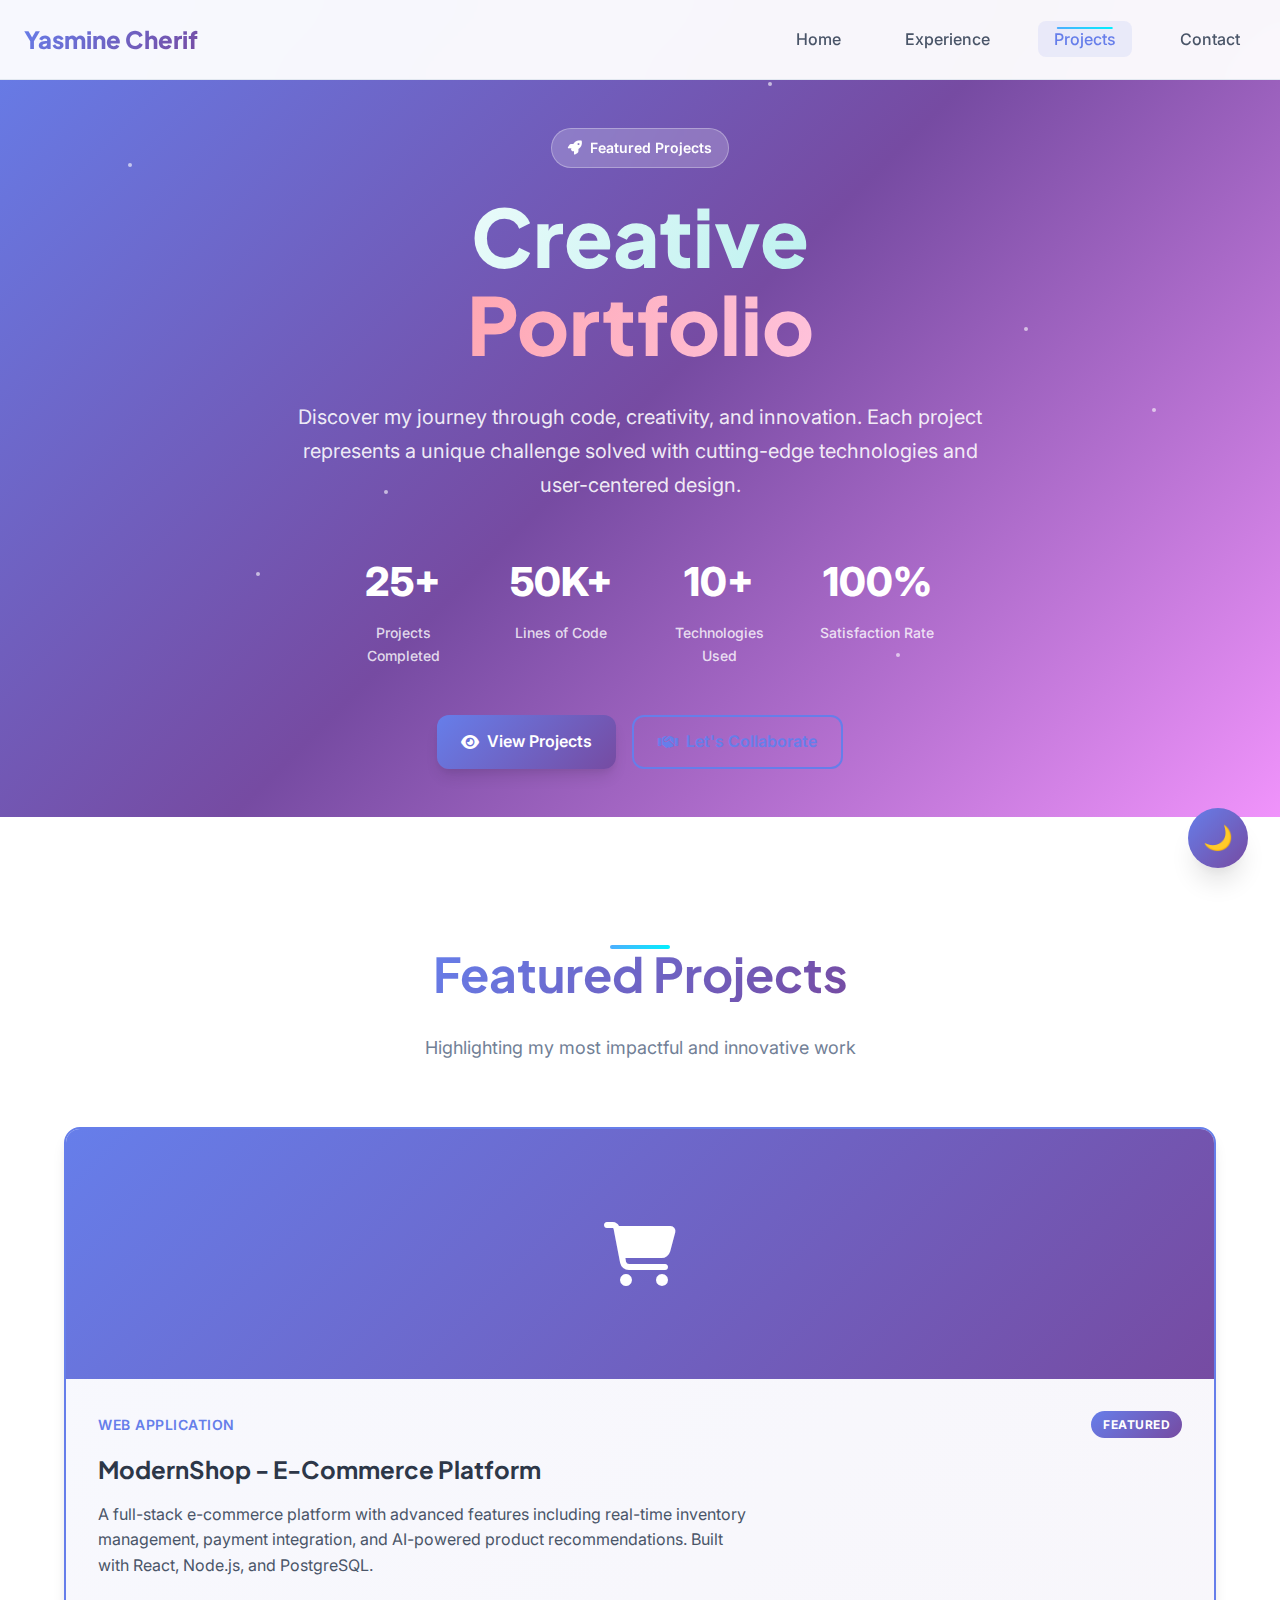
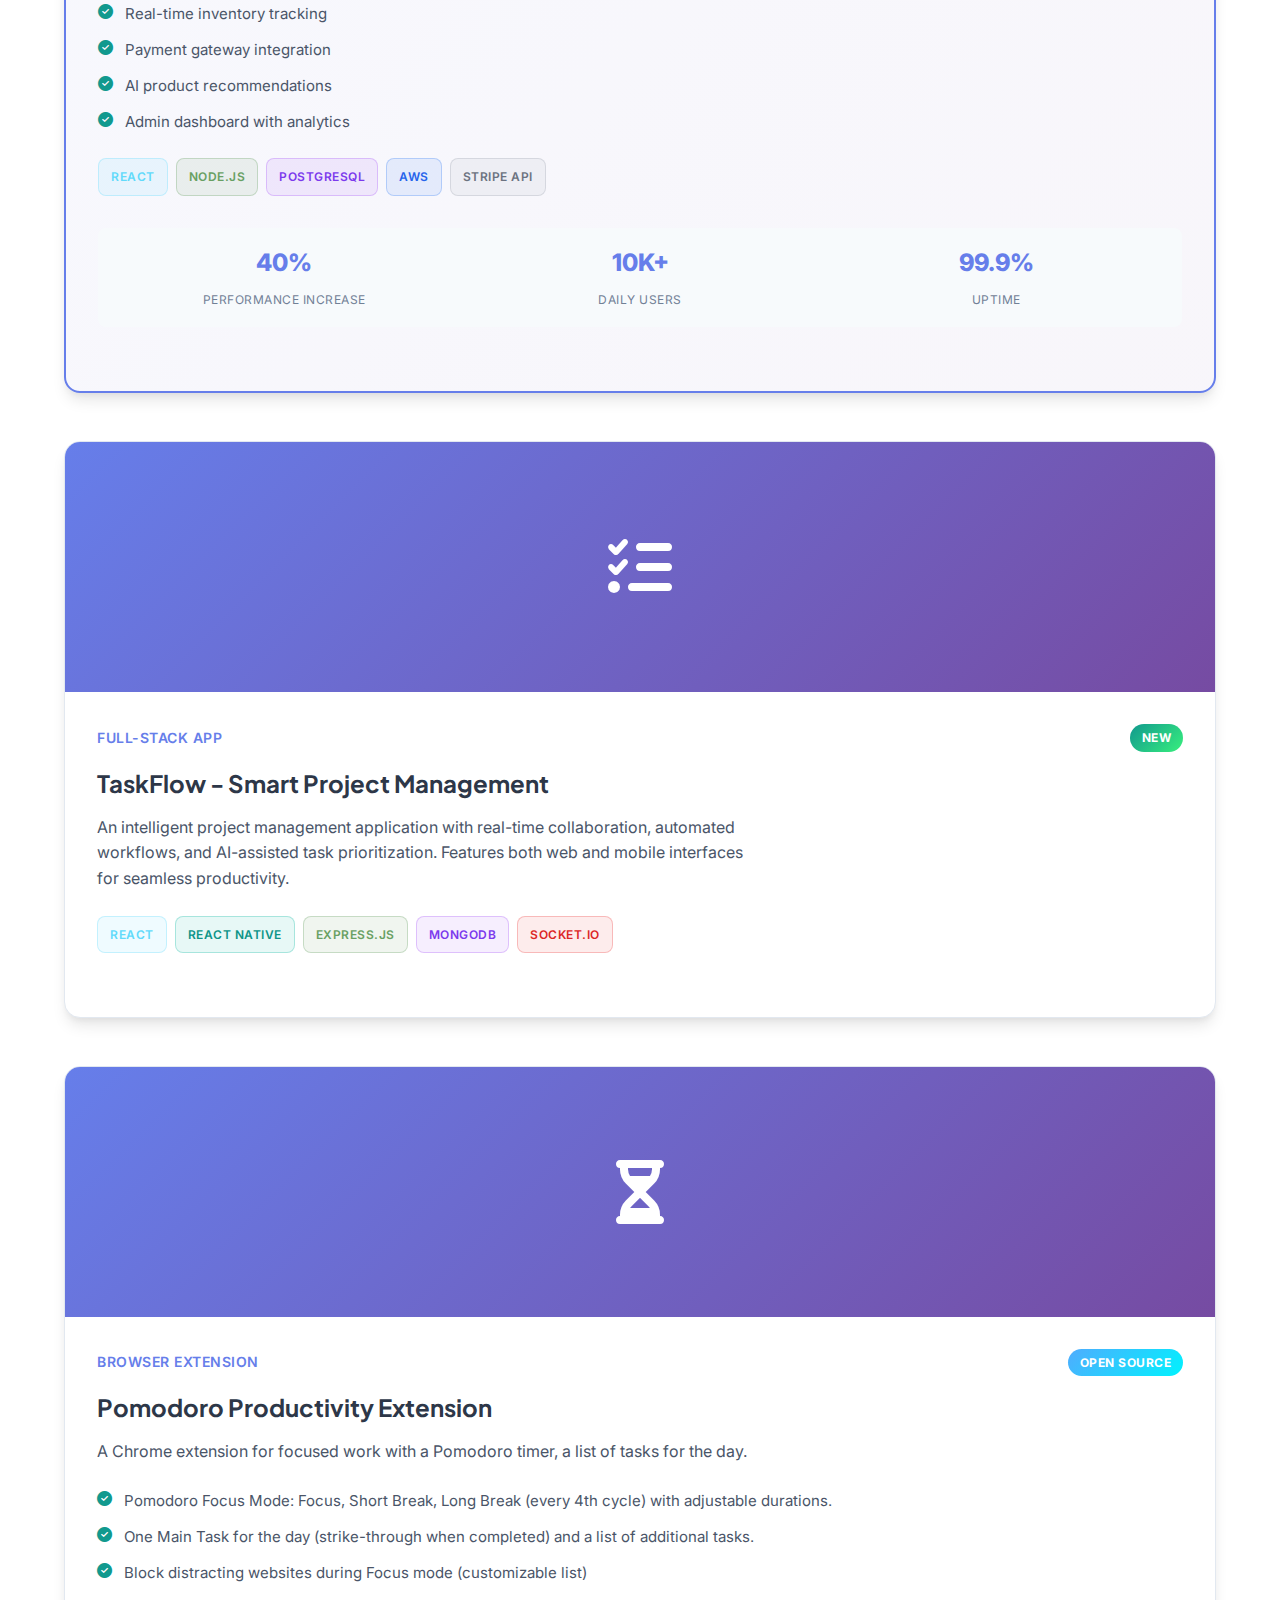
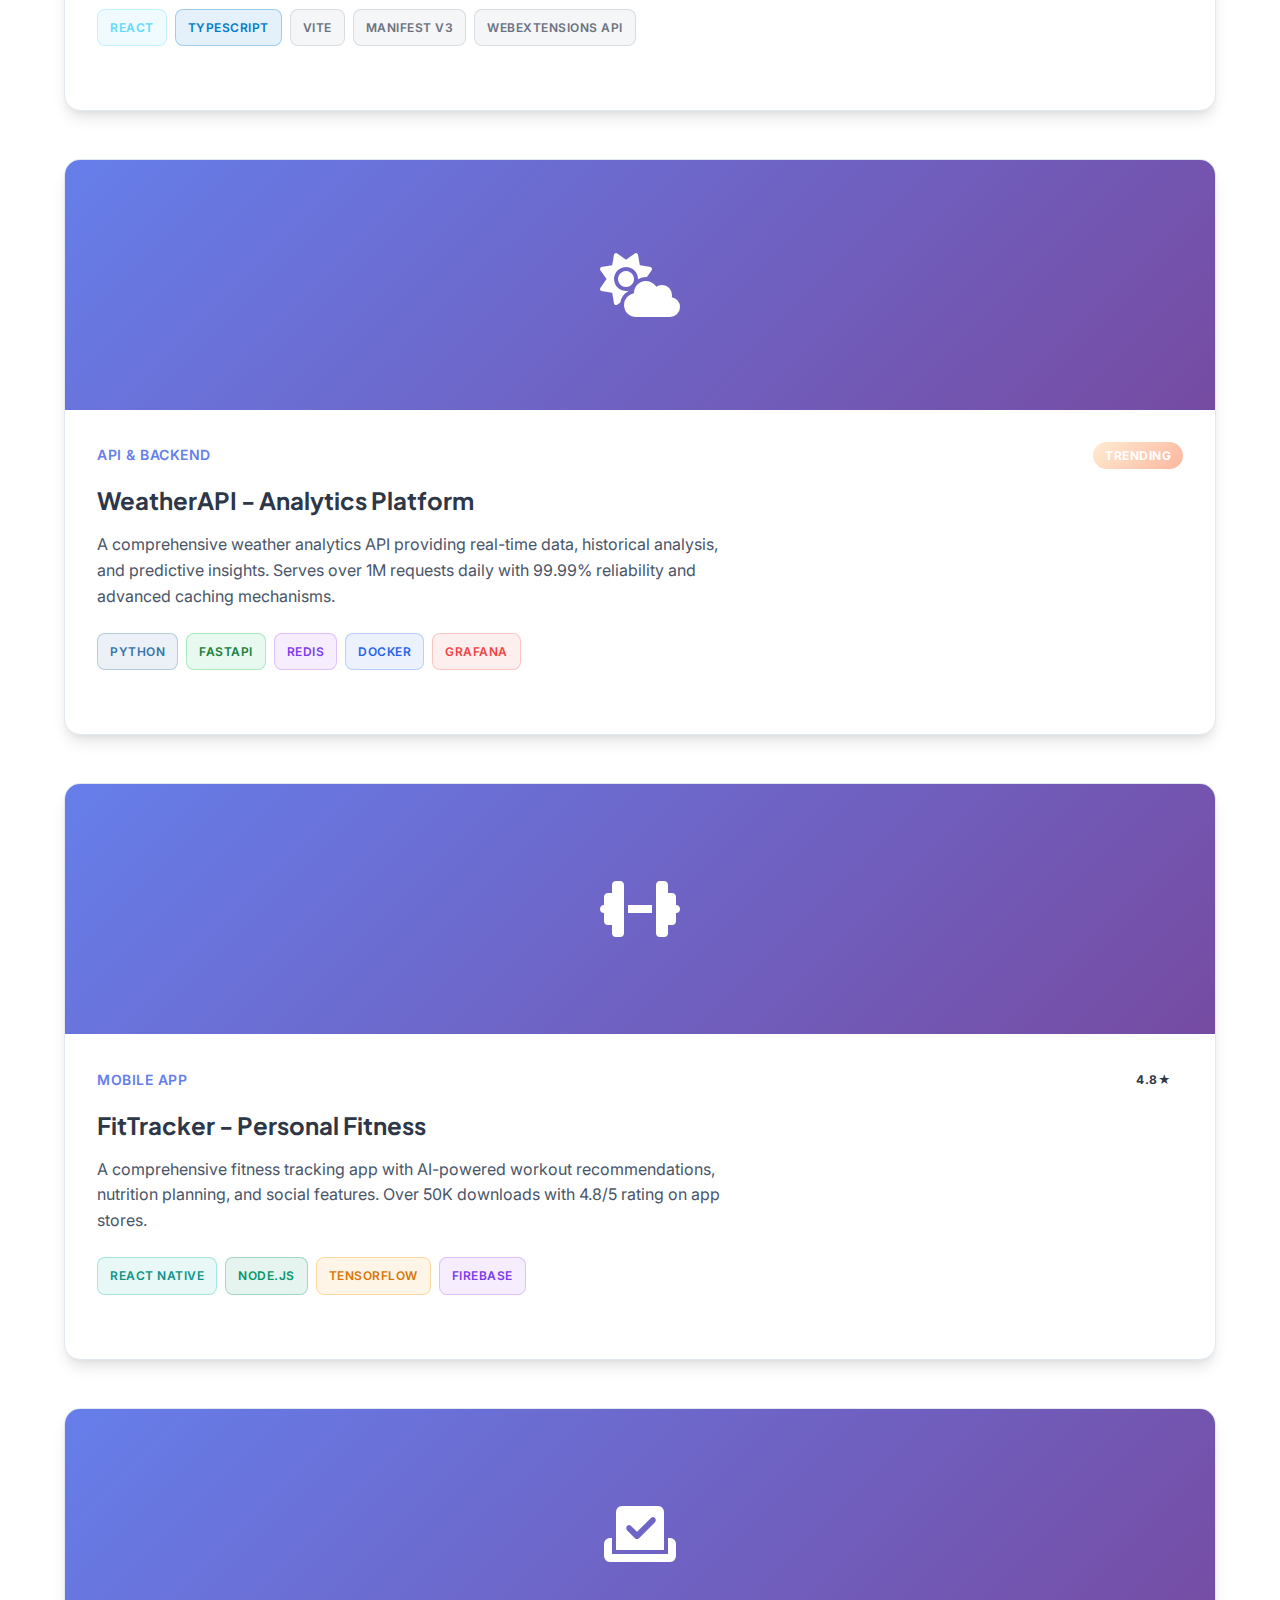
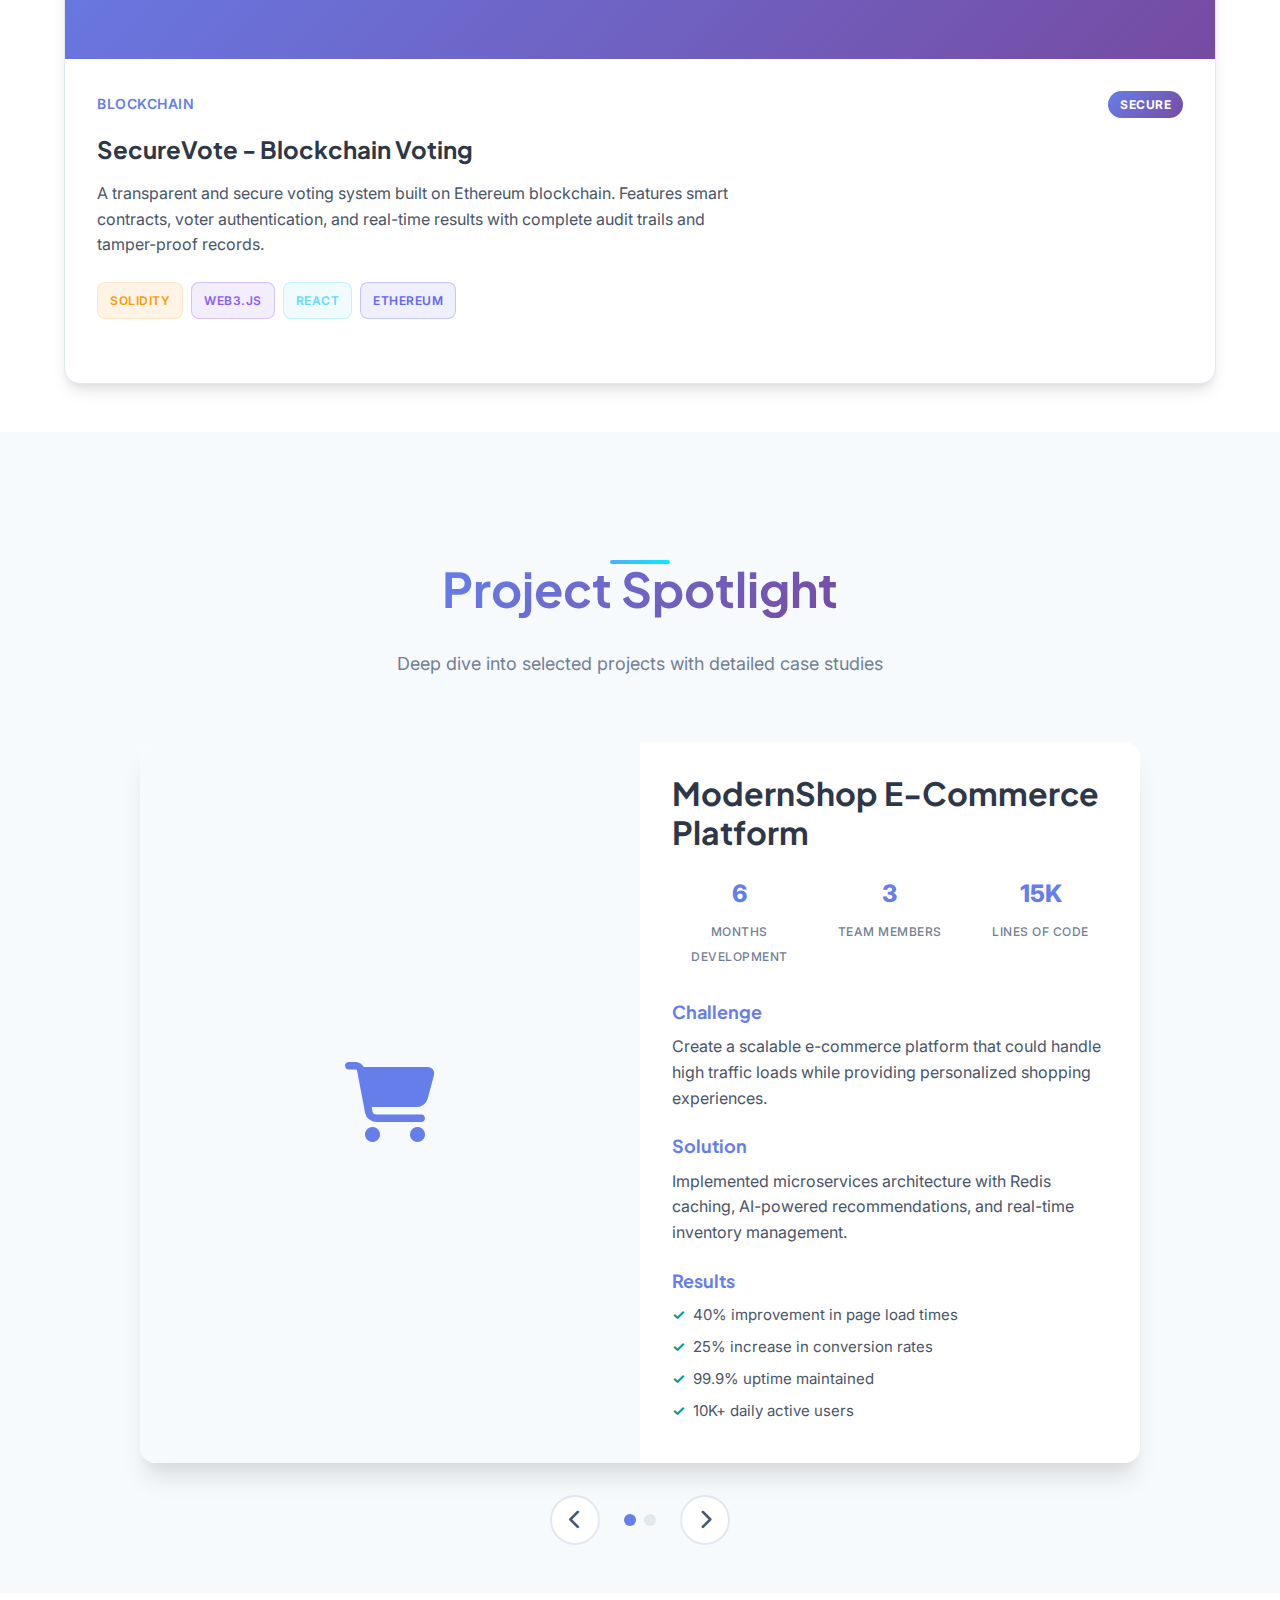
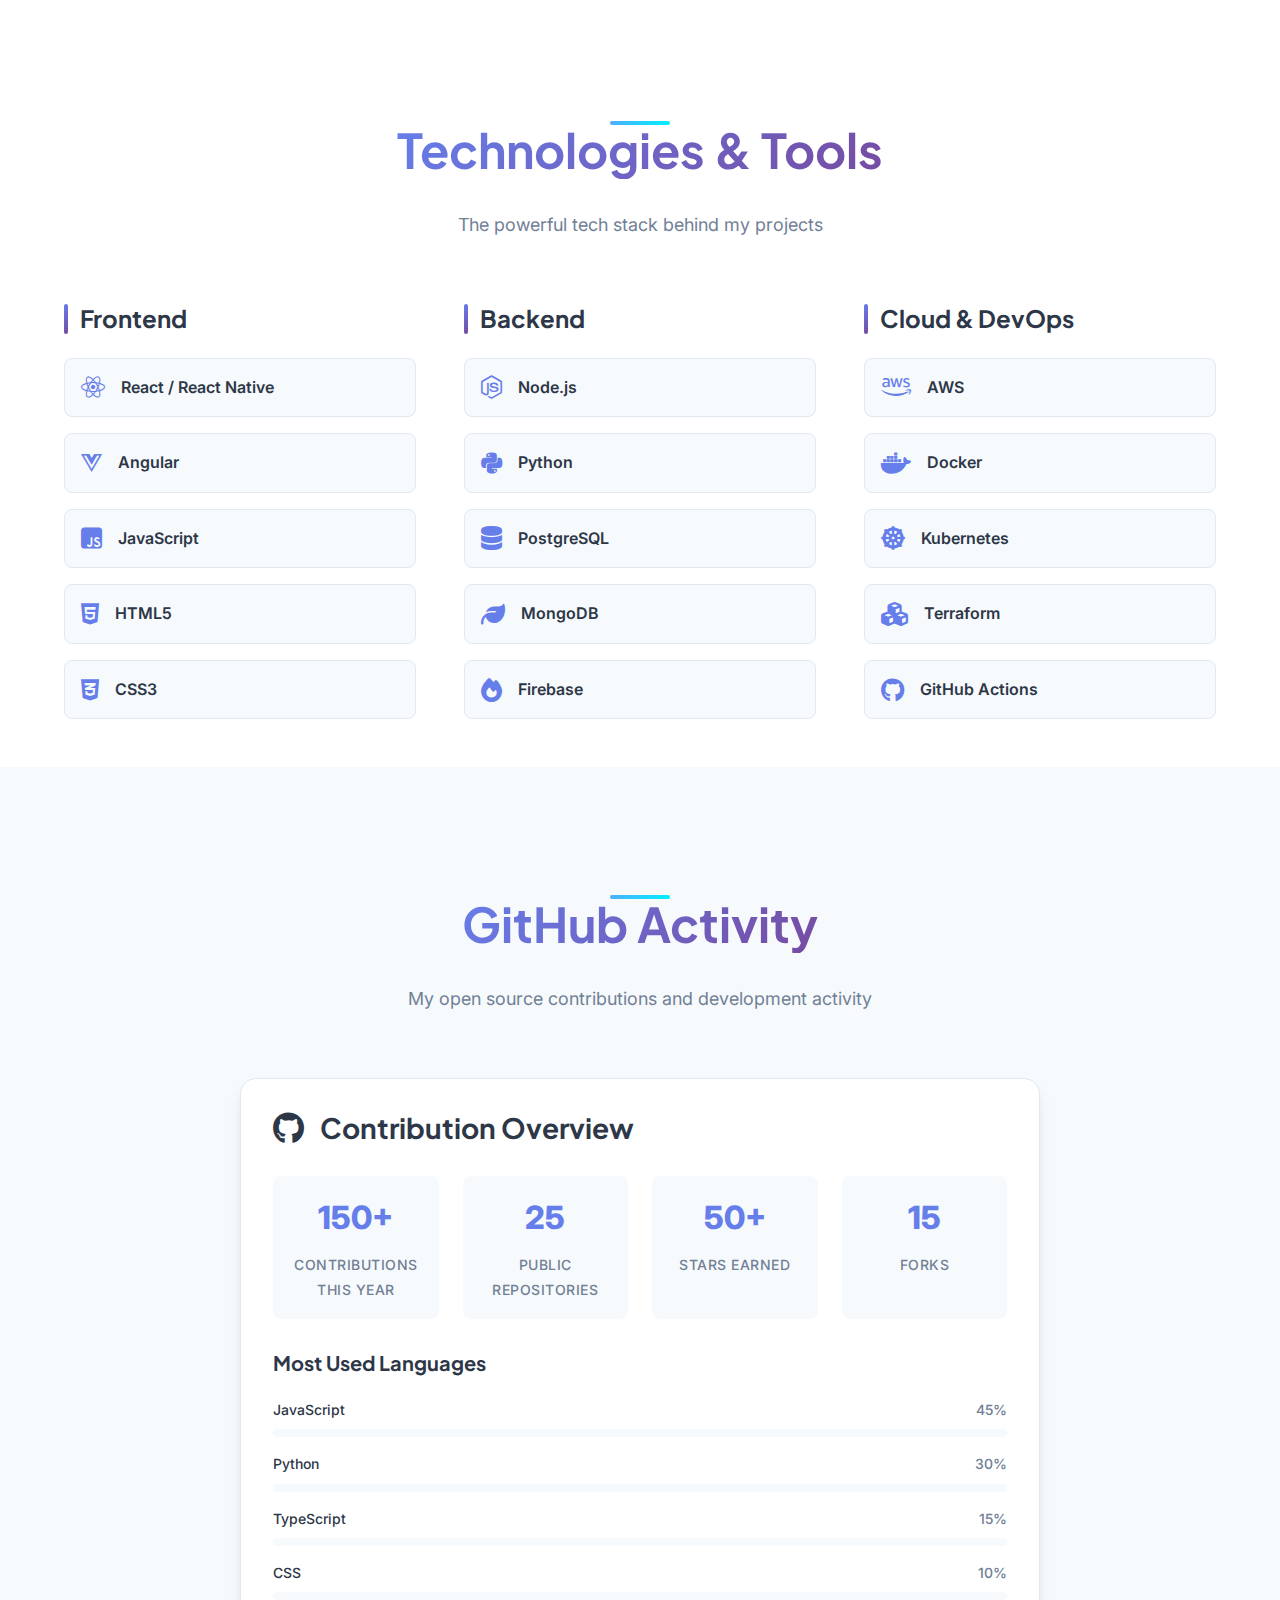
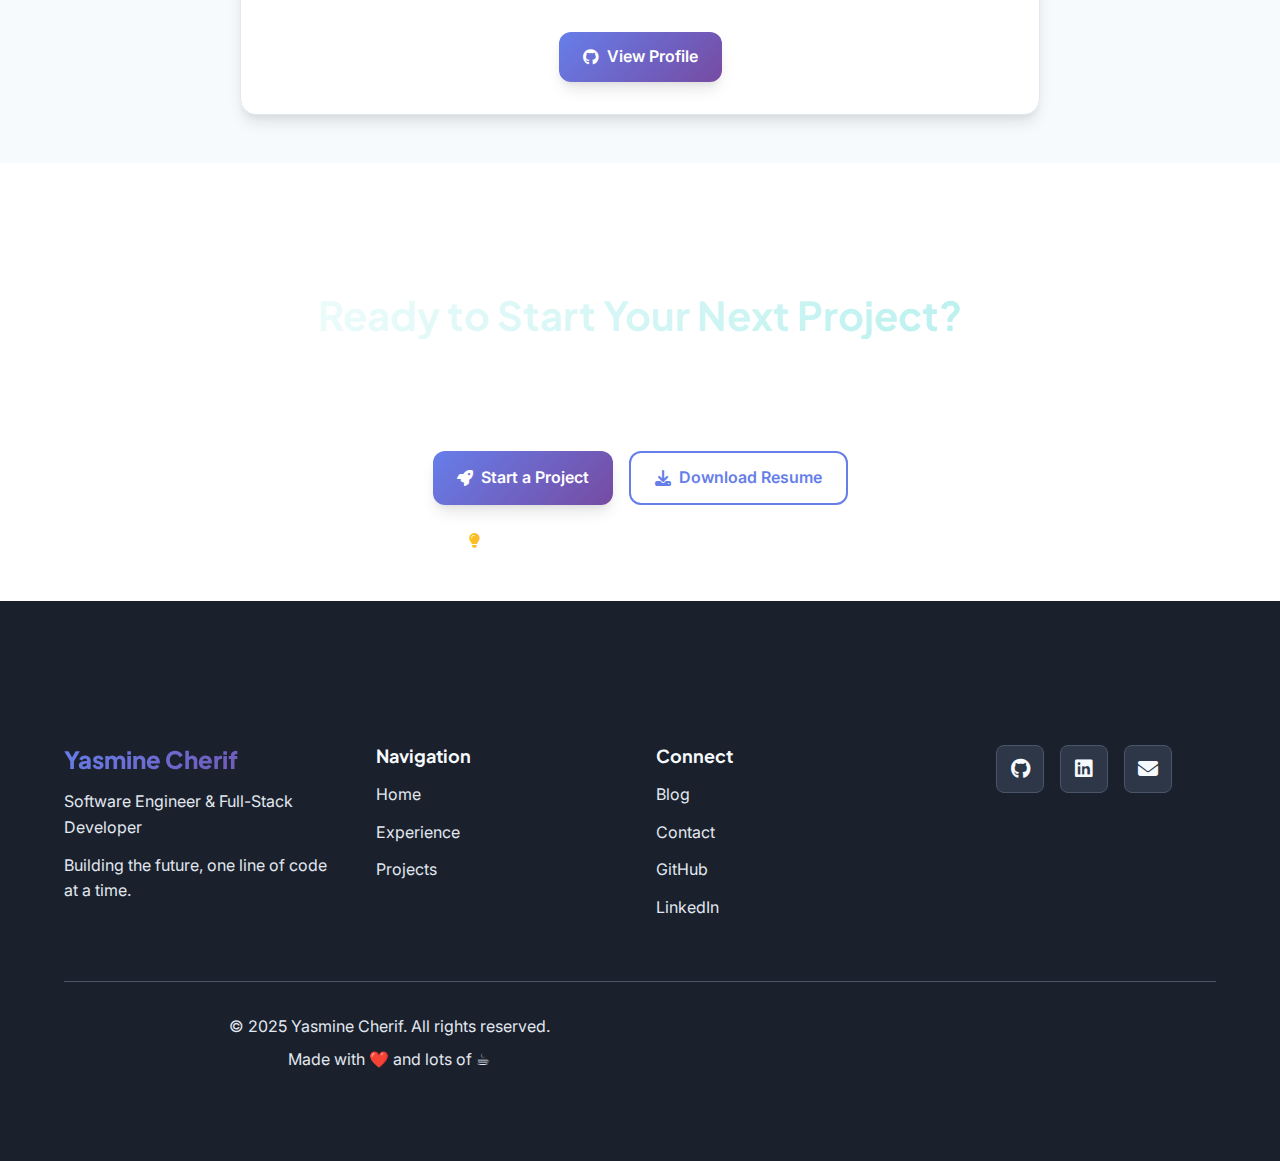
<file: pages/projects.html>
<!DOCTYPE html>
<html lang="en">

<head>
    <meta charset="UTF-8">
    <meta name="viewport" content="width=device-width, initial-scale=1.0">
    <title>Projects & Portfolio - Yasmine Cherif</title>
    <meta name="description"
        content="Portfolio of projects by Yasmine Cherif - Full Stack Developer showcasing innovative web applications and solutions">

    <!-- Favicon -->
    <link rel="icon" type="image/x-icon" href="../assets/favicon.ico">

    <!-- Fonts -->
    <link rel="preconnect" href="https://fonts.googleapis.com">
    <link rel="preconnect" href="https://fonts.gstatic.com" crossorigin>
    <link
        href="https://fonts.googleapis.com/css2?family=Inter:wght@300;400;500;600;700;800&family=Plus+Jakarta+Sans:wght@300;400;500;600;700;800&family=JetBrains+Mono:wght@400;500;600&display=swap"
        rel="stylesheet">

    <!-- Font Awesome -->
    <link rel="stylesheet" href="https://cdnjs.cloudflare.com/ajax/libs/font-awesome/6.4.0/css/all.min.css">

    <!-- Stylesheets -->
    <link rel="stylesheet" href="../css/common.css">
    <link rel="stylesheet" href="../css/projects.css">
</head>

<body>
    <!-- Navigation -->
    <nav class="navbar">
        <div class="nav-container">
            <a href="../index.html" class="nav-logo">Yasmine Cherif</a>

            <ul class="nav-menu">
                <li class="nav-item">
                    <a href="../index.html" class="nav-link">Home</a>
                </li>
                <li class="nav-item">
                    <a href="experience.html" class="nav-link">Experience</a>
                </li>
                <li class="nav-item">
                    <a href="projects.html" class="nav-link active">Projects</a>
                </li>
                <!-- <li class="nav-item">
                    <a href="blog.html" class="nav-link">Blog</a>
                </li> -->
                <li class="nav-item">
                    <a href="contact.html" class="nav-link">Contact</a>
                </li>
            </ul>

            <!-- <div class="nav-actions">
                <button class="theme-toggle" id="themeToggle" aria-label="Toggle theme">
                    <i class="fas fa-moon"></i>
                </button>
                <button class="mobile-menu-toggle" id="mobileMenuToggle" aria-label="Toggle menu">
                    <span></span>
                    <span></span>
                    <span></span>
                </button>
            </div> -->
        </div>
    </nav>

    <!-- Page Header -->
    <header class="page-header">
        <div class="header-background">
            <div class="particle-system">
                <div class="particle"></div>
                <div class="particle"></div>
                <div class="particle"></div>
                <div class="particle"></div>
                <div class="particle"></div>
                <div class="particle"></div>
                <div class="particle"></div>
                <div class="particle"></div>
            </div>

            <div class="code-blocks">
                <div class="code-block" style="--delay: 0s;">
                    <pre><code>const projects = {
  innovative: true,
  scalable: true,
  userFocused: true
};</code></pre>
                </div>
                <div class="code-block" style="--delay: 3s;">
                    <pre><code>function buildAmazing() {
  return creativity + 
         technology + 
         passion;
}</code></pre>
                </div>
                <div class="code-block" style="--delay: 6s;">
                    <pre><code>// Bringing ideas to life
deploy(innovation);</code></pre>
                </div>
            </div>
        </div>

        <div class="container">
            <div class="header-content">
                <div class="header-badge">
                    <i class="fas fa-rocket"></i>
                    <span>Featured Projects</span>
                </div>

                <h1 class="page-title">
                    <span class="title-gradient">Creative</span>
                    <span class="title-main">Portfolio</span>
                </h1>

                <p class="page-subtitle">
                    Discover my journey through code, creativity, and innovation.
                    Each project represents a unique challenge solved with cutting-edge
                    technologies and user-centered design.
                </p>

                <div class="header-stats">
                    <div class="stat-item">
                        <div class="stat-number">25+</div>
                        <div class="stat-label">Projects Completed</div>
                    </div>
                    <div class="stat-item">
                        <div class="stat-number">50K+</div>
                        <div class="stat-label">Lines of Code</div>
                    </div>
                    <div class="stat-item">
                        <div class="stat-number">10+</div>
                        <div class="stat-label">Technologies Used</div>
                    </div>
                    <div class="stat-item">
                        <div class="stat-number">100%</div>
                        <div class="stat-label">Satisfaction Rate</div>
                    </div>
                </div>

                <div class="header-actions">
                    <a href="#featured-projects" class="btn btn-primary">
                        <i class="fas fa-eye"></i>
                        View Projects
                    </a>
                    <a href="contact.html" class="btn btn-secondary">
                        <i class="fas fa-handshake"></i>
                        Let's Collaborate
                    </a>
                </div>
            </div>
        </div>
    </header>

    <!-- Featured Projects -->
    <section id="featured-projects" class="featured-projects section-padding">
        <div class="container">
            <div class="section-header">
                <h2 class="section-title">Featured Projects</h2>
                <p class="section-subtitle">
                    Highlighting my most impactful and innovative work
                </p>
            </div>

            <div class="projects-grid">
                <!-- Project 1: E-Commerce Platform -->
                <article class="project-card featured" data-category="web-app">
                    <div class="project-image">
                        <div class="image-placeholder">
                            <i class="fas fa-shopping-cart"></i>
                        </div>
                        <div class="project-overlay">
                            <div class="overlay-buttons">
                                <button class="btn-icon" data-action="preview">
                                    <i class="fas fa-eye"></i>
                                </button>
                                <button class="btn-icon" data-action="github">
                                    <i class="fab fa-github"></i>
                                </button>
                                <button class="btn-icon" data-action="live">
                                    <i class="fas fa-external-link-alt"></i>
                                </button>
                            </div>
                        </div>
                    </div>

                    <div class="project-content">
                        <div class="project-header">
                            <div class="project-category">Web Application</div>
                            <div class="project-status featured">Featured</div>
                        </div>

                        <h3 class="project-title">ModernShop - E-Commerce Platform</h3>

                        <p class="project-description">
                            A full-stack e-commerce platform with advanced features including real-time
                            inventory management, payment integration, and AI-powered product recommendations.
                            Built with React, Node.js, and PostgreSQL.
                        </p>

                        <div class="project-features">
                            <div class="feature-item">
                                <i class="fas fa-check-circle"></i>
                                <span>Real-time inventory tracking</span>
                            </div>
                            <div class="feature-item">
                                <i class="fas fa-check-circle"></i>
                                <span>Payment gateway integration</span>
                            </div>
                            <div class="feature-item">
                                <i class="fas fa-check-circle"></i>
                                <span>AI product recommendations</span>
                            </div>
                            <div class="feature-item">
                                <i class="fas fa-check-circle"></i>
                                <span>Admin dashboard with analytics</span>
                            </div>
                        </div>

                        <div class="project-tech">
                            <span class="tech-tag react">React</span>
                            <span class="tech-tag node">Node.js</span>
                            <span class="tech-tag database">PostgreSQL</span>
                            <span class="tech-tag cloud">AWS</span>
                            <span class="tech-tag tool">Stripe API</span>
                        </div>

                        <div class="project-metrics">
                            <div class="metric">
                                <span class="metric-value">40%</span>
                                <span class="metric-label">Performance Increase</span>
                            </div>
                            <div class="metric">
                                <span class="metric-value">10K+</span>
                                <span class="metric-label">Daily Users</span>
                            </div>
                            <div class="metric">
                                <span class="metric-value">99.9%</span>
                                <span class="metric-label">Uptime</span>
                            </div>
                        </div>

                        <!-- <div class="project-actions">
                            <a href="#" class="btn btn-primary">
                                <i class="fas fa-info-circle"></i>
                                View Details
                            </a>
                            <a href="#" class="btn btn-secondary">
                                <i class="fas fa-external-link-alt"></i>
                                Live Demo
                            </a>
                        </div> -->
                    </div>
                </article>

                <!-- Project 2: Task Management App -->
                <article class="project-card" data-category="web-app mobile">
                    <div class="project-image">
                        <div class="image-placeholder">
                            <i class="fas fa-tasks"></i>
                        </div>
                        <div class="project-overlay">
                            <div class="overlay-buttons">
                                <button class="btn-icon" data-action="preview">
                                    <i class="fas fa-eye"></i>
                                </button>
                                <button class="btn-icon" data-action="github">
                                    <i class="fab fa-github"></i>
                                </button>
                                <button class="btn-icon" data-action="live">
                                    <i class="fas fa-external-link-alt"></i>
                                </button>
                            </div>
                        </div>
                    </div>

                    <div class="project-content">
                        <div class="project-header">
                            <div class="project-category">Full-Stack App</div>
                            <div class="project-status new">New</div>
                        </div>

                        <h3 class="project-title">TaskFlow - Smart Project Management</h3>

                        <p class="project-description">
                            An intelligent project management application with real-time collaboration,
                            automated workflows, and AI-assisted task prioritization. Features both
                            web and mobile interfaces for seamless productivity.
                        </p>

                        <div class="project-tech">
                            <span class="tech-tag react">React</span>
                            <span class="tech-tag mobile">React Native</span>
                            <span class="tech-tag node">Express.js</span>
                            <span class="tech-tag database">MongoDB</span>
                            <span class="tech-tag realtime">Socket.io</span>
                        </div>

                        <!-- <div class="project-actions">
                            <a href="#" class="btn btn-primary">
                                <i class="fas fa-info-circle"></i>
                                Learn More
                            </a>
                        </div> -->
                    </div>
                </article>

                <!-- Project 7: Pomodoro Productivity Extension -->
                <article class="project-card" data-category="extension open-source productivity" data-github-url="https://github.com/CherifYasmine/extension-pomodoro-productivity">
                    <div class="project-image">
                        <div class="image-placeholder">
                            <i class="fas fa-hourglass-half"></i>
                        </div>
                        <div class="project-overlay">
                            <div class="overlay-buttons">
                                <button class="btn-icon" data-action="preview" aria-label="Preview">
                                    <i class="fas fa-eye"></i>
                                </button>
                                <button class="btn-icon" data-action="github" aria-label="GitHub">
                                    <i class="fab fa-github"></i>
                                </button>
                            </div>
                        </div>
                    </div>

                    <div class="project-content">
                        <div class="project-header">
                            <div class="project-category">Browser Extension</div>
                            <div class="project-status open-source">Open Source</div>
                        </div>

                        <h3 class="project-title">Pomodoro Productivity Extension</h3>

                        <p class="project-description">
                            A Chrome extension for focused work with a Pomodoro timer, a list of tasks for the day.
                        </p>

                        <div class="project-features">
                            <div class="feature-item">
                                <i class="fas fa-check-circle"></i>
                                <span>Pomodoro Focus Mode: Focus, Short Break, Long Break (every 4th cycle) with adjustable durations.</span>
                            </div>
                            <div class="feature-item">
                                <i class="fas fa-check-circle"></i>
                                <span>One Main Task for the day (strike-through when completed) and a list of additional tasks.</span>
                            </div>
                            <div class="feature-item">
                                <i class="fas fa-check-circle"></i>
                                <span>Block distracting websites during Focus mode (customizable list)</span>
                            </div>
                            <!-- <div class="feature-item">
                                <i class="fas fa-check-circle"></i>
                                <span>Light/Dark/Auto theme support (system or manual override)</span>
                            </div> -->
                        </div>

                        <div class="project-tech">
                            <span class="tech-tag react">React</span>
                            <span class="tech-tag typescript">TypeScript</span>
                            <span class="tech-tag tool">Vite</span>
                            <span class="tech-tag tool">Manifest V3</span>
                            <span class="tech-tag tool">WebExtensions API</span>
                        </div>

                        <!-- Optional explicit link -->
                        <!-- <div class="project-actions">
                            <a href="https://github.com/CherifYasmine/extension-pomodoro-productivity" target="_blank" rel="noopener" class="btn btn-secondary">
                                <i class="fab fa-github"></i>
                                View on GitHub
                            </a>
                        </div> -->
                    </div>
                </article>

                <!-- Project 3: Weather Analytics API -->
                <article class="project-card" data-category="api">
                    <div class="project-image">
                        <div class="image-placeholder">
                            <i class="fas fa-cloud-sun"></i>
                        </div>
                        <div class="project-overlay">
                            <div class="overlay-buttons">
                                <button class="btn-icon" data-action="preview">
                                    <i class="fas fa-eye"></i>
                                </button>
                                <button class="btn-icon" data-action="github">
                                    <i class="fab fa-github"></i>
                                </button>
                                <button class="btn-icon" data-action="docs">
                                    <i class="fas fa-book"></i>
                                </button>
                            </div>
                        </div>
                    </div>

                    <div class="project-content">
                        <div class="project-header">
                            <div class="project-category">API & Backend</div>
                            <div class="project-status trending">Trending</div>
                        </div>

                        <h3 class="project-title">WeatherAPI - Analytics Platform</h3>

                        <p class="project-description">
                            A comprehensive weather analytics API providing real-time data, historical
                            analysis, and predictive insights. Serves over 1M requests daily with
                            99.99% reliability and advanced caching mechanisms.
                        </p>

                        <div class="project-tech">
                            <span class="tech-tag python">Python</span>
                            <span class="tech-tag api">FastAPI</span>
                            <span class="tech-tag database">Redis</span>
                            <span class="tech-tag cloud">Docker</span>
                            <span class="tech-tag monitoring">Grafana</span>
                        </div>

                        <!-- <div class="project-actions">
                            <a href="#" class="btn btn-primary">
                                <i class="fas fa-code"></i>
                                View Code
                            </a>
                        </div> -->
                    </div>
                </article>

                <!-- Project 5: Mobile Fitness App -->
                <article class="project-card" data-category="mobile">
                    <div class="project-image">
                        <div class="image-placeholder">
                            <i class="fas fa-dumbbell"></i>
                        </div>
                        <div class="project-overlay">
                            <div class="overlay-buttons">
                                <button class="btn-icon" data-action="preview">
                                    <i class="fas fa-eye"></i>
                                </button>
                                <button class="btn-icon" data-action="appstore">
                                    <i class="fab fa-app-store"></i>
                                </button>
                                <button class="btn-icon" data-action="playstore">
                                    <i class="fab fa-google-play"></i>
                                </button>
                            </div>
                        </div>
                    </div>

                    <div class="project-content">
                        <div class="project-header">
                            <div class="project-category">Mobile App</div>
                            <div class="project-status">4.8★</div>
                        </div>

                        <h3 class="project-title">FitTracker - Personal Fitness</h3>

                        <p class="project-description">
                            A comprehensive fitness tracking app with AI-powered workout recommendations,
                            nutrition planning, and social features. Over 50K downloads with 4.8/5
                            rating on app stores.
                        </p>

                        <div class="project-tech">
                            <span class="tech-tag mobile">React Native</span>
                            <span class="tech-tag backend">Node.js</span>
                            <span class="tech-tag ml">TensorFlow</span>
                            <span class="tech-tag database">Firebase</span>
                        </div>

                    </div>
                </article>

                <!-- Project 6: Blockchain Voting System -->
                <article class="project-card" data-category="web-app open-source">
                    <div class="project-image">
                        <div class="image-placeholder">
                            <i class="fas fa-vote-yea"></i>
                        </div>
                        <div class="project-overlay">
                            <div class="overlay-buttons">
                                <button class="btn-icon" data-action="preview">
                                    <i class="fas fa-eye"></i>
                                </button>
                                <button class="btn-icon" data-action="github">
                                    <i class="fab fa-github"></i>
                                </button>
                                <button class="btn-icon" data-action="demo">
                                    <i class="fas fa-play"></i>
                                </button>
                            </div>
                        </div>
                    </div>

                    <div class="project-content">
                        <div class="project-header">
                            <div class="project-category">Blockchain</div>
                            <div class="project-status secure">Secure</div>
                        </div>

                        <h3 class="project-title">SecureVote - Blockchain Voting</h3>

                        <p class="project-description">
                            A transparent and secure voting system built on Ethereum blockchain.
                            Features smart contracts, voter authentication, and real-time results
                            with complete audit trails and tamper-proof records.
                        </p>

                        <div class="project-tech">
                            <span class="tech-tag blockchain">Solidity</span>
                            <span class="tech-tag web3">Web3.js</span>
                            <span class="tech-tag react">React</span>
                            <span class="tech-tag ethereum">Ethereum</span>
                        </div>

                        <!-- <div class="project-actions">
                            <a href="#" class="btn btn-primary">
                                <i class="fas fa-shield-alt"></i>
                                Security Audit
                            </a>
                        </div> -->
                    </div>
                </article>
            </div>
        </div>
    </section>

    <!-- Project Showcase Carousel -->
    <section class="project-showcase section-padding bg-secondary">
        <div class="container">
            <div class="section-header">
                <h2 class="section-title">Project Spotlight</h2>
                <p class="section-subtitle">
                    Deep dive into selected projects with detailed case studies
                </p>
            </div>

            <div class="showcase-carousel">
                <div class="carousel-container">
                    <div class="showcase-slide active" data-project="modernshop">
                        <div class="slide-content">
                            <div class="slide-media">
                                <div class="media-placeholder">
                                    <i class="fas fa-shopping-cart"></i>
                                </div>
                                <div class="media-overlay">
                                    <button class="play-btn">
                                        <i class="fas fa-play"></i>
                                    </button>
                                </div>
                            </div>

                            <div class="slide-info">
                                <h3>ModernShop E-Commerce Platform</h3>
                                <div class="slide-stats">
                                    <div class="stat">
                                        <span class="stat-number">6</span>
                                        <span class="stat-label">Months Development</span>
                                    </div>
                                    <div class="stat">
                                        <span class="stat-number">3</span>
                                        <span class="stat-label">Team Members</span>
                                    </div>
                                    <div class="stat">
                                        <span class="stat-number">15K</span>
                                        <span class="stat-label">Lines of Code</span>
                                    </div>
                                </div>

                                <div class="case-study">
                                    <h4>Challenge</h4>
                                    <p>Create a scalable e-commerce platform that could handle high traffic loads while
                                        providing personalized shopping experiences.</p>

                                    <h4>Solution</h4>
                                    <p>Implemented microservices architecture with Redis caching, AI-powered
                                        recommendations, and real-time inventory management.</p>

                                    <h4>Results</h4>
                                    <ul>
                                        <li>40% improvement in page load times</li>
                                        <li>25% increase in conversion rates</li>
                                        <li>99.9% uptime maintained</li>
                                        <li>10K+ daily active users</li>
                                    </ul>
                                </div>
                            </div>
                        </div>
                    </div>

                    <div class="showcase-slide" data-project="taskflow">
                        <div class="slide-content">
                            <div class="slide-media">
                                <div class="media-placeholder">
                                    <i class="fas fa-tasks"></i>
                                </div>
                            </div>

                            <div class="slide-info">
                                <h3>TaskFlow Project Management</h3>
                                <div class="case-study">
                                    <h4>Innovation</h4>
                                    <p>AI-powered task prioritization and automated workflow optimization for enhanced
                                        productivity.</p>
                                </div>
                            </div>
                        </div>
                    </div>
                </div>

                <div class="carousel-controls">
                    <button class="carousel-btn prev">
                        <i class="fas fa-chevron-left"></i>
                    </button>
                    <div class="carousel-indicators">
                        <span class="indicator active"></span>
                        <span class="indicator"></span>
                    </div>
                    <button class="carousel-btn next">
                        <i class="fas fa-chevron-right"></i>
                    </button>
                </div>
            </div>
        </div>
    </section>

    <!-- Technologies Used -->
    <section class="technologies-used section-padding">
        <div class="container">
            <div class="section-header">
                <h2 class="section-title">Technologies & Tools</h2>
                <p class="section-subtitle">
                    The powerful tech stack behind my projects
                </p>
            </div>

            <div class="tech-categories">
                <div class="tech-category">
                    <h3>Frontend</h3>
                    <div class="tech-grid">
                        <div class="tech-item">
                            <i class="fab fa-react"></i>
                            <span>React / React Native</span>
                        </div>
                        <div class="tech-item">
                            <i class="fab fa-vuejs"></i>
                            <span>Angular</span>
                        </div>
                        <div class="tech-item">
                            <i class="fab fa-js-square"></i>
                            <span>JavaScript</span>
                        </div>
                        <div class="tech-item">
                            <i class="fab fa-html5"></i>
                            <span>HTML5</span>
                        </div>
                        <div class="tech-item">
                            <i class="fab fa-css3-alt"></i>
                            <span>CSS3</span>
                        </div>
                    </div>
                </div>

                <div class="tech-category">
                    <h3>Backend</h3>
                    <div class="tech-grid">
                        <div class="tech-item">
                            <i class="fab fa-node-js"></i>
                            <span>Node.js</span>
                        </div>
                        <div class="tech-item">
                            <i class="fab fa-python"></i>
                            <span>Python</span>
                        </div>
                        <div class="tech-item">
                            <i class="fas fa-database"></i>
                            <span>PostgreSQL</span>
                        </div>
                        <div class="tech-item">
                            <i class="fas fa-leaf"></i>
                            <span>MongoDB</span>
                        </div>
                        <div class="tech-item">
                            <i class="fas fa-fire"></i>
                            <span>Firebase</span>
                        </div>
                    </div>
                </div>

                <div class="tech-category">
                    <h3>Cloud & DevOps</h3>
                    <div class="tech-grid">
                        <div class="tech-item">
                            <i class="fab fa-aws"></i>
                            <span>AWS</span>
                        </div>
                        <div class="tech-item">
                            <i class="fab fa-docker"></i>
                            <span>Docker</span>
                        </div>
                        <div class="tech-item">
                            <i class="fas fa-dharmachakra"></i>
                            <span>Kubernetes</span>
                        </div>
                        <div class="tech-item">
                            <i class="fas fa-cubes"></i>
                            <span>Terraform</span>
                        </div>
                        <div class="tech-item">
                            <i class="fab fa-github"></i>
                            <span>GitHub Actions</span>
                        </div>
                    </div>
                </div>
            </div>
        </div>
    </section>

    <!-- GitHub Activity -->
    <section class="github-activity section-padding bg-secondary">
        <div class="container">
            <div class="section-header">
                <h2 class="section-title">GitHub Activity</h2>
                <p class="section-subtitle">
                    My open source contributions and development activity
                </p>
            </div>

            <div class="github-stats">
                <div class="github-card">
                    <div class="github-header">
                        <i class="fab fa-github"></i>
                        <h3>Contribution Overview</h3>
                    </div>

                    <div class="github-metrics">
                        <div class="github-metric">
                            <span class="metric-number">150+</span>
                            <span class="metric-label">Contributions This Year</span>
                        </div>
                        <div class="github-metric">
                            <span class="metric-number">25</span>
                            <span class="metric-label">Public Repositories</span>
                        </div>
                        <div class="github-metric">
                            <span class="metric-number">50+</span>
                            <span class="metric-label">Stars Earned</span>
                        </div>
                        <div class="github-metric">
                            <span class="metric-number">15</span>
                            <span class="metric-label">Forks</span>
                        </div>
                    </div>

                    <div class="github-languages">
                        <h4>Most Used Languages</h4>
                        <div class="language-bars">
                            <div class="language-bar">
                                <div class="language-info">
                                    <span>JavaScript</span>
                                    <span>45%</span>
                                </div>
                                <div class="progress-bar">
                                    <div class="progress" data-width="45%" style="background: #f7df1e;"></div>
                                </div>
                            </div>

                            <div class="language-bar">
                                <div class="language-info">
                                    <span>Python</span>
                                    <span>30%</span>
                                </div>
                                <div class="progress-bar">
                                    <div class="progress" data-width="30%" style="background: #3776ab;"></div>
                                </div>
                            </div>

                            <div class="language-bar">
                                <div class="language-info">
                                    <span>TypeScript</span>
                                    <span>15%</span>
                                </div>
                                <div class="progress-bar">
                                    <div class="progress" data-width="15%" style="background: #007acc;"></div>
                                </div>
                            </div>

                            <div class="language-bar">
                                <div class="language-info">
                                    <span>CSS</span>
                                    <span>10%</span>
                                </div>
                                <div class="progress-bar">
                                    <div class="progress" data-width="10%" style="background: #1572b6;"></div>
                                </div>
                            </div>
                        </div>
                    </div>

                    <div class="github-actions">
                        <a href="#" class="btn btn-primary">
                            <i class="fab fa-github"></i>
                            View Profile
                        </a>
                    </div>
                </div>
            </div>
        </div>
    </section>

    <!-- Call to Action -->
    <section class="projects-cta section-padding">
        <div class="container">
            <div class="cta-content">
                <h2>Ready to Start Your Next Project?</h2>
                <p>
                    Let's collaborate to bring your vision to life. I'm passionate about
                    creating innovative solutions that make a real impact.
                </p>

                <div class="cta-buttons">
                    <a href="contact.html" class="btn btn-primary">
                        <i class="fas fa-rocket"></i>
                        Start a Project
                    </a>
                    <a href="../assets/Yasmine_s_resume.pdf" target="_blank" class="btn btn-secondary">
                        <i class="fas fa-download"></i>
                        Download Resume
                    </a>
                </div>

                <div class="cta-note">
                    <i class="fas fa-lightbulb"></i>
                    <span>Free consultation for innovative project ideas</span>
                </div>
            </div>
        </div>
    </section>

    <!-- Footer -->
    <footer class="footer">
        <div class="container">
            <div class="footer-content">
                <div class="footer-info">
                    <h3 class="footer-logo">Yasmine Cherif</h3>
                    <p>Software Engineer & Full-Stack Developer</p>
                    <p>Building the future, one line of code at a time.</p>
                </div>

                <div class="footer-links">
                    <div class="footer-section">
                        <h4>Navigation</h4>
                        <ul>
                            <li><a href="index.html">Home</a></li>
                            <li><a href="pages/experience.html">Experience</a></li>
                            <li><a href="pages/projects.html">Projects</a></li>
                        </ul>
                    </div>

                    <div class="footer-section">
                        <h4>Connect</h4>
                        <ul>
                            <li><a href="https://medium.com/@yasminecherif" target="_blank">Blog</a></li>
                            <li><a href="pages/contact.html">Contact</a></li>
                            <li><a href="https://github.com/CherifYasmine" target="_blank">GitHub</a></li>
                            <li><a href="https://linkedin.com/in/yasmine-cherif-0498b01b3/" target="_blank">LinkedIn</a>
                            </li>
                        </ul>
                    </div>
                </div>

                <div class="footer-social">
                    <a href="https://github.com/CherifYasmine" class="social-icon" target="_blank" aria-label="GitHub">
                        <i class="fab fa-github"></i>
                    </a>
                    <a href="https://linkedin.com/in/yasmine-cherif-0498b01b3/" class="social-icon" target="_blank"
                        aria-label="LinkedIn">
                        <i class="fab fa-linkedin"></i>
                    </a>
                    <a href="mailto:yasmine.cherif9@gmail.com" class="social-icon" aria-label="Email">
                        <i class="fas fa-envelope"></i>
                    </a>
                </div>
            </div>

            <div class="footer-bottom">
                <p>&copy; 2025 Yasmine Cherif. All rights reserved.</p>
                <p>Made with ❤️ and lots of ☕</p>
            </div>
        </div>
    </footer>

    <!-- Project Modal -->
    <div id="project-modal" class="modal">
        <div class="modal-content">
            <div class="modal-header">
                <h3 id="modal-title"></h3>
                <button class="modal-close">
                    <i class="fas fa-times"></i>
                </button>
            </div>

            <div class="modal-body">
                <div id="modal-content"></div>
            </div>
        </div>
    </div>

    <!-- Scripts -->
    <!-- <script src="https://cdnjs.cloudflare.com/ajax/libs/gsap/3.12.2/gsap.min.js"></script> -->
    <script src="../js/common.js"></script>
    <script src="../js/projects.js"></script>
</body>

</html>
</file>
<file: css/common.css>
/* ===== SHARED STYLES & VARIABLES ===== */
:root {
    /* Modern Color Palette */
    --primary-gradient: linear-gradient(135deg, #667eea 0%, #764ba2 100%);
    --secondary-gradient: linear-gradient(135deg, #f093fb 0%, #f5576c 100%);
    --accent-gradient: linear-gradient(135deg, #4facfe 0%, #00f2fe 100%);
    --success-gradient: linear-gradient(135deg, #11998e 0%, #38ef7d 100%);
    --warning-gradient: linear-gradient(135deg, #ffecd2 0%, #fcb69f 100%);

    /* Solid Colors */
    --primary-color: #667eea;
    --secondary-color: #764ba2;
    --accent-color: #4facfe;
    --success-color: #11998e;
    --warning-color: #f093fb;
    --error-color: #ff6b6b;

    /* Neutral Colors */
    --text-primary: #2d3748;
    --text-secondary: #4a5568;
    --text-light: #718096;
    --text-muted: #a0aec0;
    --bg-primary: #ffffff;
    --bg-secondary: #f7fafc;
    --bg-tertiary: #edf2f7;
    --border-color: #e2e8f0;
    --shadow-color: rgba(0, 0, 0, 0.1);

    /* Dark Theme */
    --dark-bg-primary: #1a202c;
    --dark-bg-secondary: #2d3748;
    --dark-bg-tertiary: #4a5568;
    --dark-text-primary: #f7fafc;
    --dark-text-secondary: #e2e8f0;
    --dark-border: #4a5568;

    /* Typography */
    --font-primary: 'Inter', system-ui, -apple-system, sans-serif;
    --font-code: 'JetBrains Mono', 'Fira Code', monospace;
    --font-display: 'Plus Jakarta Sans', sans-serif;

    /* Spacing Scale */
    --space-1: 0.25rem;
    /* 4px */
    --space-2: 0.5rem;
    /* 8px */
    --space-3: 0.75rem;
    /* 12px */
    --space-4: 1rem;
    /* 16px */
    --space-5: 1.25rem;
    /* 20px */
    --space-6: 1.5rem;
    /* 24px */
    --space-8: 2rem;
    /* 32px */
    --space-10: 2.5rem;
    /* 40px */
    --space-12: 3rem;
    /* 48px */
    --space-16: 4rem;
    /* 64px */
    --space-20: 5rem;
    /* 80px */
    --space-24: 6rem;
    /* 96px */
    --space-32: 8rem;
    /* 128px */

    /* Border Radius */
    --radius-sm: 0.25rem;
    --radius-md: 0.375rem;
    --radius-lg: 0.5rem;
    --radius-xl: 0.75rem;
    --radius-2xl: 1rem;
    --radius-3xl: 1.5rem;
    --radius-full: 9999px;

    /* Shadows */
    --shadow-sm: 0 1px 2px 0 rgba(0, 0, 0, 0.05);
    --shadow-md: 0 4px 6px -1px rgba(0, 0, 0, 0.1), 0 2px 4px -1px rgba(0, 0, 0, 0.06);
    --shadow-lg: 0 10px 15px -3px rgba(0, 0, 0, 0.1), 0 4px 6px -2px rgba(0, 0, 0, 0.05);
    --shadow-xl: 0 20px 25px -5px rgba(0, 0, 0, 0.1), 0 10px 10px -5px rgba(0, 0, 0, 0.04);
    --shadow-2xl: 0 25px 50px -12px rgba(0, 0, 0, 0.25);

    /* Transitions */
    --transition-fast: 150ms cubic-bezier(0.4, 0, 0.2, 1);
    --transition-normal: 200ms cubic-bezier(0.4, 0, 0.2, 1);
    --transition-slow: 300ms cubic-bezier(0.4, 0, 0.2, 1);
    --transition-bounce: 0.3s cubic-bezier(0.68, -0.55, 0.265, 1.55);

    /* Layout */
    --container-max-width: 1200px;
    --container-padding: var(--space-6);
    --header-height: 80px;

    /* Improved Spacing for Better Layout */
    --section-padding: var(--space-20) 0;
    --section-padding-sm: var(--space-12) 0;
    --content-max-width: 800px;
    --grid-gap: var(--space-8);
    --grid-gap-sm: var(--space-6);
    --card-padding: var(--space-8);
    --card-margin: var(--space-6);

    /* Responsive Breakpoints */
    --breakpoint-sm: 640px;
    --breakpoint-md: 768px;
    --breakpoint-lg: 1024px;
    --breakpoint-xl: 1280px;
}

/* ===== RESET & BASE ===== */
* {
    margin: 0;
    padding: 0;
    box-sizing: border-box;
}

*::before,
*::after {
    box-sizing: border-box;
}

html {
    scroll-behavior: smooth;
    font-size: 16px;
    line-height: 1.5;
}

body {
    font-family: var(--font-primary);
    font-size: 1rem;
    line-height: 1.6;
    color: var(--text-primary);
    background-color: var(--bg-primary);
    overflow-x: hidden;
    -webkit-font-smoothing: antialiased;
    -moz-osx-font-smoothing: grayscale;
}

/* ===== TYPOGRAPHY ===== */
h1,
h2,
h3,
h4,
h5,
h6 {
    font-family: var(--font-display);
    font-weight: 700;
    line-height: 1.2;
    color: var(--text-primary);
    margin-bottom: var(--space-4);
}

h1 {
    font-size: clamp(2.5rem, 5vw, 4rem);
}

h2 {
    font-size: clamp(2rem, 4vw, 3rem);
}

h3 {
    font-size: clamp(1.5rem, 3vw, 2rem);
}

h4 {
    font-size: clamp(1.25rem, 2.5vw, 1.5rem);
}

h5 {
    font-size: clamp(1.125rem, 2vw, 1.25rem);
}

h6 {
    font-size: 1rem;
}

p {
    margin-bottom: var(--space-4);
    color: var(--text-secondary);
    max-width: 65ch;
}

a {
    color: var(--primary-color);
    text-decoration: none;
    transition: all var(--transition-normal);
}

a:hover {
    color: var(--secondary-color);
}

code {
    font-family: var(--font-code);
    font-size: 0.875em;
    background-color: var(--bg-tertiary);
    padding: var(--space-1) var(--space-2);
    border-radius: var(--radius-sm);
}

/* ===== LAYOUT COMPONENTS ===== */
.container {
    max-width: var(--container-max-width);
    margin: 0 auto;
    padding: 3rem var(--container-padding);
}

.container-narrow {
    max-width: var(--content-max-width);
    margin: 0 auto;
    padding: 0 var(--container-padding);
}

/* Improved spacing classes */
.mt-0 {
    margin-top: 0;
}

.mt-4 {
    margin-top: var(--space-4);
}

.mt-8 {
    margin-top: var(--space-8);
}

.mt-12 {
    margin-top: var(--space-12);
}

.mt-16 {
    margin-top: var(--space-16);
}

.mt-20 {
    margin-top: var(--space-20);
}

.mb-0 {
    margin-bottom: 0;
}

.mb-4 {
    margin-bottom: var(--space-4);
}

.mb-8 {
    margin-bottom: var(--space-8);
}

.mb-12 {
    margin-bottom: var(--space-12);
}

.mb-16 {
    margin-bottom: var(--space-16);
}

.mb-20 {
    margin-bottom: var(--space-20);
}

.mx-auto {
    margin-left: auto;
    margin-right: auto;
}

.p-4 {
    padding: var(--space-4);
}

.p-6 {
    padding: var(--space-6);
}

.p-8 {
    padding: var(--space-8);
}

.px-4 {
    padding-left: var(--space-4);
    padding-right: var(--space-4);
}

.px-6 {
    padding-left: var(--space-6);
    padding-right: var(--space-6);
}

.py-4 {
    padding-top: var(--space-4);
    padding-bottom: var(--space-4);
}

.py-6 {
    padding-top: var(--space-6);
    padding-bottom: var(--space-6);
}

.section {
    padding: var(--space-24) 0;
    position: relative;
}

.section-padding {
    padding: var(--section-padding) 0;
}

/* Reduced padding for skills page */
.skills-comparison,
.learning-path,
.certifications,
.tools-section,
.skills-cta {
    padding: 3rem 0 !important;
}

.section-padding-sm {
    padding: var(--section-padding-sm);
}

.section-header {
    text-align: center;
    margin-bottom: var(--space-16);
    max-width: var(--content-max-width);
    margin-left: auto;
    margin-right: auto;
}

/* Background variations for sections */
.bg-secondary {
    background-color: var(--bg-secondary);
}

.bg-tertiary {
    background-color: var(--bg-tertiary);
}

.section-title {
    background: var(--primary-gradient);
    -webkit-background-clip: text;
    -webkit-text-fill-color: transparent;
    background-clip: text;
    position: relative;
    display: inline-block;
}

.section-title::after {
    content: '';
    position: absolute;
    bottom: -var(--space-2);
    left: 50%;
    transform: translateX(-50%);
    width: 60px;
    height: 4px;
    background: var(--accent-gradient);
    border-radius: var(--radius-full);
}

.section-subtitle {
    font-size: 1.125rem;
    color: var(--text-light);
    margin-top: var(--space-4);
    max-width: 600px;
    margin-left: auto;
    margin-right: auto;
}

/* ===== NAVIGATION ===== */
.navbar {
    position: fixed;
    top: 0;
    left: 0;
    right: 0;
    z-index: 1000;
    background: rgba(255, 255, 255, 0.95);
    backdrop-filter: blur(20px);
    border-bottom: 1px solid var(--border-color);
    transition: all var(--transition-normal);
    height: var(--header-height);
}

.navbar.scrolled {
    box-shadow: var(--shadow-lg);
    background: rgba(255, 255, 255, 0.98);
}

.nav-container {
    display: flex;
    justify-content: space-between;
    align-items: center;
    height: 100%;
    padding: 0 var(--container-padding);
    max-width: 100%;
}

.nav-logo {
    font-family: var(--font-display);
    font-size: 1.5rem;
    font-weight: 800;
    background: var(--primary-gradient);
    -webkit-background-clip: text;
    -webkit-text-fill-color: transparent;
    background-clip: text;
    text-decoration: none;
    flex-shrink: 0;
}

.nav-menu {
    display: flex;
    gap: var(--space-8);
    list-style: none;
    flex-shrink: 1;
    min-width: 0;
}

.nav-link {
    position: relative;
    font-weight: 500;
    color: var(--text-secondary);
    padding: var(--space-2) var(--space-4);
    border-radius: var(--radius-lg);
    transition: all var(--transition-normal);
}

.nav-link:hover,
.nav-link.active {
    color: var(--primary-color);
    background-color: rgba(102, 126, 234, 0.1);
}

.nav-link::before {
    content: '';
    position: absolute;
    bottom: -var(--space-1);
    left: 50%;
    transform: translateX(-50%);
    width: 0;
    height: 2px;
    background: var(--accent-gradient);
    border-radius: var(--radius-full);
    transition: width var(--transition-normal);
}

.nav-link:hover::before,
.nav-link.active::before {
    width: 60%;
}

.hamburger {
    display: none;
    flex-direction: column;
    cursor: pointer;
    padding: var(--space-2);
    gap: var(--space-1);
}

.hamburger-line {
    width: 25px;
    height: 2px;
    background: var(--text-primary);
    border-radius: var(--radius-full);
    transition: all var(--transition-normal);
}

.hamburger.active .hamburger-line:nth-child(1) {
    transform: rotate(45deg) translate(6px, 6px);
}

.hamburger.active .hamburger-line:nth-child(2) {
    opacity: 0;
}

.hamburger.active .hamburger-line:nth-child(3) {
    transform: rotate(-45deg) translate(6px, -6px);
}

/* ===== BUTTONS ===== */
.btn {
    display: inline-flex;
    align-items: center;
    justify-content: center;
    gap: var(--space-2);
    padding: var(--space-3) var(--space-6);
    font-size: 1rem;
    font-weight: 600;
    font-family: inherit;
    text-decoration: none;
    border: none;
    border-radius: var(--radius-xl);
    cursor: pointer;
    transition: all var(--transition-normal);
    position: relative;
    overflow: hidden;
    min-width: 140px;
}

.btn::before {
    content: '';
    position: absolute;
    top: 50%;
    left: 50%;
    width: 0;
    height: 0;
    background: rgba(255, 255, 255, 0.2);
    border-radius: 50%;
    transform: translate(-50%, -50%);
    transition: all 0.6s ease;
}

.btn:hover::before {
    width: 300px;
    height: 300px;
}

.btn-primary {
    background: var(--primary-gradient);
    color: white;
    box-shadow: var(--shadow-lg);
}

.btn-primary:hover {
    transform: translateY(-2px);
    box-shadow: var(--shadow-xl);
    color: white;
}

.btn-secondary {
    background: transparent;
    color: var(--primary-color);
    border: 2px solid var(--primary-color);
}

.btn-secondary:hover {
    background: var(--primary-color);
    color: white;
    transform: translateY(-2px);
    box-shadow: var(--shadow-lg);
}

.btn-outline {
    background: rgba(255, 255, 255, 0.1);
    color: white;
    border: 2px solid rgba(255, 255, 255, 0.3);
    backdrop-filter: blur(10px);
}

.btn-outline:hover {
    background: rgba(255, 255, 255, 0.2);
    border-color: rgba(255, 255, 255, 0.5);
    color: white;
    transform: translateY(-2px);
}

/* ===== CARDS ===== */
.card {
    background: var(--bg-primary);
    border-radius: var(--radius-2xl);
    box-shadow: var(--shadow-md);
    padding: var(--space-6);
    transition: all var(--transition-normal);
    border: 1px solid var(--border-color);
    position: relative;
    overflow: hidden;
}

.card::before {
    content: '';
    position: absolute;
    top: 0;
    left: 0;
    right: 0;
    height: 4px;
    background: var(--accent-gradient);
    opacity: 0;
    transition: opacity var(--transition-normal);
}

.card:hover {
    transform: translateY(-8px);
    box-shadow: var(--shadow-2xl);
}

.card:hover::before {
    opacity: 1;
}

.card-header {
    margin-bottom: var(--space-4);
}

.card-title {
    font-size: 1.25rem;
    margin-bottom: var(--space-2);
}

.card-subtitle {
    color: var(--text-light);
    font-size: 0.875rem;
}

/* ===== ANIMATIONS ===== */
@keyframes fadeInUp {
    from {
        opacity: 0;
        transform: translateY(30px);
    }

    to {
        opacity: 1;
        transform: translateY(0);
    }
}

@keyframes fadeInDown {
    from {
        opacity: 0;
        transform: translateY(-30px);
    }

    to {
        opacity: 1;
        transform: translateY(0);
    }
}

@keyframes fadeInLeft {
    from {
        opacity: 0;
        transform: translateX(-30px);
    }

    to {
        opacity: 1;
        transform: translateX(0);
    }
}

@keyframes fadeInRight {
    from {
        opacity: 0;
        transform: translateX(30px);
    }

    to {
        opacity: 1;
        transform: translateX(0);
    }
}

@keyframes scaleIn {
    from {
        opacity: 0;
        transform: scale(0.9);
    }

    to {
        opacity: 1;
        transform: scale(1);
    }
}

@keyframes slideInUp {
    from {
        transform: translateY(100%);
    }

    to {
        transform: translateY(0);
    }
}

@keyframes bounce {

    0%,
    20%,
    50%,
    80%,
    100% {
        transform: translateY(0);
    }

    40% {
        transform: translateY(-10px);
    }

    60% {
        transform: translateY(-5px);
    }
}

@keyframes pulse {

    0%,
    100% {
        opacity: 1;
    }

    50% {
        opacity: 0.5;
    }
}

@keyframes float {

    0%,
    100% {
        transform: translateY(0px);
    }

    50% {
        transform: translateY(-20px);
    }
}

/* Animation Classes */
.fade-in-up {
    opacity: 0;
    transform: translateY(30px);
    transition: all 0.8s cubic-bezier(0.25, 0.8, 0.25, 1);
}

.fade-in-down {
    opacity: 0;
    transform: translateY(-30px);
    transition: all 0.8s cubic-bezier(0.25, 0.8, 0.25, 1);
}

.fade-in-left {
    opacity: 0;
    transform: translateX(-30px);
    transition: all 0.8s cubic-bezier(0.25, 0.8, 0.25, 1);
}

.fade-in-right {
    opacity: 0;
    transform: translateX(30px);
    transition: all 0.8s cubic-bezier(0.25, 0.8, 0.25, 1);
}

.scale-in {
    opacity: 0;
    transform: scale(0.9);
    transition: all 0.8s cubic-bezier(0.25, 0.8, 0.25, 1);
}

.visible {
    opacity: 1;
    transform: translateY(0) translateX(0) scale(1);
}

/* ===== UTILITIES ===== */
.text-center {
    text-align: center;
}

.text-left {
    text-align: left;
}

.text-right {
    text-align: right;
}

.flex {
    display: flex;
}

.flex-col {
    flex-direction: column;
}

.items-center {
    align-items: center;
}

.justify-center {
    justify-content: center;
}

.justify-between {
    justify-content: space-between;
}

.gap-2 {
    gap: var(--space-2);
}

.gap-4 {
    gap: var(--space-4);
}

.gap-6 {
    gap: var(--space-6);
}

.gap-8 {
    gap: var(--space-8);
}

.grid {
    display: grid;
}

.grid-2 {
    grid-template-columns: repeat(2, 1fr);
}

.grid-3 {
    grid-template-columns: repeat(3, 1fr);
}

.grid-4 {
    grid-template-columns: repeat(4, 1fr);
}

.w-full {
    width: 100%;
}

.h-full {
    height: 100%;
}

.min-h-screen {
    min-height: 100vh;
}

.relative {
    position: relative;
}

.absolute {
    position: absolute;
}

.fixed {
    position: fixed;
}

.hidden {
    display: none;
}

.block {
    display: block;
}

.overflow-hidden {
    overflow: hidden;
}

/* ===== RESPONSIVE DESIGN ===== */
@media (max-width: 1024px) {
    :root {
        --container-padding: var(--space-4);
        --space-24: 4rem;
        --space-32: 5rem;
    }
}

@media (max-width: 768px) {

    /* Clamp layout to viewport to prevent horizontal scroll on small screens */
    html,
    body {
        width: 100%;
        max-width: 100vw;
        overflow-x: hidden;
    }

    .navbar,
    .nav-container,
    main,
    section,
    .page-header,
    .container {
        width: 100%;
        max-width: none;
        box-sizing: border-box;
    }

    /* Mobile off-canvas menu without causing horizontal overflow */
    .nav-menu {
        position: fixed;
        top: var(--header-height);
        left: 0;
        width: 100%;
        /* Let the menu fit its content to avoid forcing vertical scroll */
        height: auto;
        background: rgba(255, 255, 255, 0.98);
        backdrop-filter: blur(20px);
        flex-direction: column;
        justify-content: flex-start;
        align-items: center;
        padding: var(--space-6) var(--space-4);
        transform: translateX(-100%);
        transition: transform var(--transition-normal);
        box-shadow: var(--shadow-xl);
        will-change: transform;
    }

    [data-theme="dark"] .nav-menu {
        background: rgba(26, 32, 44, 0.98);
    }

    .nav-menu.active {
        transform: translateX(0);
    }

    .nav-link {
        font-size: 1.25rem;
        padding: var(--space-3);
        width: 100%;
        text-align: center;
    }

    .hamburger {
        display: flex;
    }

    .grid-2,
    .grid-3,
    .grid-4 {
        grid-template-columns: 1fr;
    }

    .container {
        padding: 3rem var(--space-4);
    }

    .section {
        padding: var(--space-16) 0;
    }

    .btn {
        min-width: 120px;
        padding: var(--space-3) var(--space-5);
    }

    /* Footer responsive */
    .footer-content {
        grid-template-columns: 1fr;
        gap: var(--space-8);
        text-align: center;
    }

    .footer-links {
        grid-template-columns: 1fr;
    }
}

@media (max-width: 480px) {
    :root {
        --container-padding: var(--space-3);
        --space-16: 3rem;
        --space-20: 4rem;
        --space-24: 3rem;
    }

    .nav-container {
        padding: 0 var(--space-4);
    }

    .card {
        padding: var(--space-4);
    }

    .section-header {
        margin-bottom: var(--space-12);
    }
}

/* ===== DARK THEME ===== */
[data-theme="dark"] {
    --bg-primary: var(--dark-bg-primary);
    --bg-secondary: var(--dark-bg-secondary);
    --bg-tertiary: var(--dark-bg-tertiary);
    --text-primary: var(--dark-text-primary);
    --text-secondary: var(--dark-text-secondary);
    --border-color: var(--dark-border);
    --shadow-color: rgba(0, 0, 0, 0.3);
}

[data-theme="dark"] .navbar {
    background: rgba(26, 32, 44, 0.95);
    border-bottom-color: var(--dark-border);
}

[data-theme="dark"] .card {
    background: var(--dark-bg-secondary);
    border-color: var(--dark-border);
}

[data-theme="dark"] code {
    background-color: var(--dark-bg-tertiary);
    color: var(--dark-text-primary);
}

/* ===== ACCESSIBILITY ===== */
@media (prefers-reduced-motion: reduce) {

    *,
    *::before,
    *::after {
        animation-duration: 0.01ms !important;
        animation-iteration-count: 1 !important;
        transition-duration: 0.01ms !important;
        scroll-behavior: auto !important;
    }
}

.sr-only {
    position: absolute;
    width: 1px;
    height: 1px;
    padding: 0;
    margin: -1px;
    overflow: hidden;
    clip: rect(0, 0, 0, 0);
    white-space: nowrap;
    border: 0;
}

/* Focus styles */
*:focus {
    outline: 2px solid var(--primary-color);
    outline-offset: 2px;
}

button:focus,
input:focus,
textarea:focus,
select:focus,
a:focus {
    outline: 2px solid var(--primary-color);
    outline-offset: 2px;
}

/* ===== FOOTER ===== */
.footer {
    background: var(--dark-bg-primary);
    color: var(--dark-text-primary);
    padding: var(--space-24) 0 var(--space-8);
}

.footer-content {
    display: grid;
    grid-template-columns: 1fr 2fr 1fr;
    gap: var(--space-12);
    margin-bottom: var(--space-12);
}

.footer-logo {
    font-family: var(--font-display);
    font-size: 1.5rem;
    font-weight: 800;
    background: var(--primary-gradient);
    -webkit-background-clip: text;
    -webkit-text-fill-color: transparent;
    background-clip: text;
    margin-bottom: var(--space-4);
}

.footer-info p {
    color: var(--dark-text-secondary);
    margin-bottom: var(--space-3);
}

.footer-links {
    display: grid;
    grid-template-columns: 1fr 1fr;
    gap: var(--space-8);
}

.footer-section h4 {
    font-size: 1.125rem;
    margin-bottom: var(--space-4);
    color: var(--dark-text-primary);
}

.footer-section ul {
    list-style: none;
}

.footer-section li {
    margin-bottom: var(--space-3);
}

.footer-section a {
    color: var(--dark-text-secondary);
    transition: color var(--transition-fast);
}

.footer-section a:hover {
    color: var(--primary-color);
}

.footer-social {
    display: flex;
    gap: var(--space-4);
    justify-content: center;
}

.footer-social .social-icon {
    width: 48px;
    height: 48px;
    display: flex;
    align-items: center;
    justify-content: center;
    background: var(--dark-bg-secondary);
    border: 1px solid var(--dark-border);
    border-radius: var(--radius-lg);
    color: var(--dark-text-primary);
    font-size: 1.25rem;
    transition: all var(--transition-normal);
}

.footer-social .social-icon:hover {
    background: var(--primary-color);
    border-color: var(--primary-color);
    color: white;
    transform: translateY(-4px);
}

.footer-bottom {
    text-align: center;
    padding-top: var(--space-8);
    border-top: 1px solid var(--dark-border);
}

.footer-bottom p {
    color: var(--dark-text-secondary);
    margin-bottom: var(--space-2);
}

/* ===== PRINT STYLES ===== */
@media print {

    .navbar,
    .hamburger,
    .btn {
        display: none !important;
    }

    body {
        font-size: 12pt;
        line-height: 1.4;
        color: black;
        background: white;
    }

    .card {
        box-shadow: none;
        border: 1pt solid #ccc;
        break-inside: avoid;
    }

    .section {
        padding: 20pt 0;
    }
}
</file>
<file: css/contact.css>
/* ===== CONTACT PAGE STYLES ===== */

/* ===== CONTACT HEADER ===== */
.contact-header {
    position: relative;
    min-height: 70vh;
    display: flex;
    align-items: center;
    background: var(--bg-primary);
    overflow: hidden;
}

.contact-header .header-background {
    position: absolute;
    top: 0;
    left: 0;
    width: 100%;
    height: 100%;
    background: linear-gradient(135deg, 
        var(--primary-color) 0%, 
        var(--accent-color) 50%, 
        var(--secondary-color) 100%);
    opacity: 0.1;
    z-index: 1;
}

.contact-header .floating-elements {
    position: absolute;
    top: 0;
    left: 0;
    width: 100%;
    height: 100%;
    pointer-events: none;
    z-index: 2;
}

.contact-header .float-icon {
    position: absolute;
    width: 60px;
    height: 60px;
    background: rgba(255, 255, 255, 0.1);
    backdrop-filter: blur(10px);
    border: 1px solid rgba(255, 255, 255, 0.2);
    border-radius: 50%;
    display: flex;
    align-items: center;
    justify-content: center;
    font-size: 1.5rem;
    color: var(--primary-color);
    animation: float 6s infinite ease-in-out;
}

.contact-header .float-icon:nth-child(1) {
    top: 15%;
    left: 10%;
    animation-delay: 0s;
}

.contact-header .float-icon:nth-child(2) {
    top: 25%;
    right: 15%;
    animation-delay: 1s;
}

.contact-header .float-icon:nth-child(3) {
    top: 60%;
    left: 8%;
    animation-delay: 2s;
}

.contact-header .float-icon:nth-child(4) {
    top: 70%;
    right: 12%;
    animation-delay: 3s;
}

.contact-header .float-icon:nth-child(5) {
    top: 45%;
    right: 35%;
    animation-delay: 4s;
}

.contact-header .particles {
    position: absolute;
    top: 0;
    left: 0;
    width: 100%;
    height: 100%;
    pointer-events: none;
    z-index: 1;
}

.contact-header .particle {
    position: absolute;
    width: 4px;
    height: 4px;
    background: var(--primary-color);
    border-radius: 50%;
    opacity: 0.6;
    animation: pulse 3s infinite;
}

.contact-header .particle:nth-child(1) { top: 20%; left: 15%; animation-delay: 0s; }
.contact-header .particle:nth-child(2) { top: 40%; right: 20%; animation-delay: 0.6s; }
.contact-header .particle:nth-child(3) { top: 65%; left: 25%; animation-delay: 1.2s; }
.contact-header .particle:nth-child(4) { top: 30%; right: 30%; animation-delay: 1.8s; }
.contact-header .particle:nth-child(5) { top: 80%; left: 40%; animation-delay: 2.4s; }

.contact-header .header-content {
    position: relative;
    z-index: 10;
    text-align: center;
    max-width: 800px;
    margin: 02rem auto;
}

.contact-header .header-badge {
    display: inline-flex;
    align-items: center;
    gap: 0.5rem;
    padding: 0.5rem 1rem;
    background: rgba(255, 255, 255, 0.1);
    backdrop-filter: blur(10px);
    border: 1px solid rgba(255, 255, 255, 0.2);
    border-radius: 50px;
    font-size: 0.875rem;
    font-weight: 500;
    color: var(--text-primary);
    margin-bottom: 2rem;
}

.contact-header .page-title {
    font-size: clamp(3rem, 8vw, 5rem);
    font-weight: 800;
    line-height: 1.1;
    margin-bottom: 1.5rem;
}

.contact-header .title-gradient {
    background: linear-gradient(135deg, var(--primary-color), var(--accent-color));
    -webkit-background-clip: text;
    -webkit-text-fill-color: transparent;
    background-clip: text;
    display: block;
}

.contact-header .title-main {
    color: var(--text-primary);
    display: block;
}

.contact-header .page-subtitle {
    font-size: 1.25rem;
    color: var(--text-secondary);
    margin-bottom: 3rem;
    line-height: 1.6;
    max-width: 600px;
    margin-left: auto;
    margin-right: auto;
}

/* Match hero social styles from the home page */
.contact-header .hero-social {
    display: flex;
    gap: var(--space-4);
    justify-content: center;
}

.contact-header .social-icon {
    width: 50px;
    height: 50px;
    display: flex;
    align-items: center;
    justify-content: center;
    background: rgba(255, 255, 255, 0.1);
    border: 2px solid rgba(255, 255, 255, 0.2);
    border-radius: var(--radius-lg);
    color: white;
    font-size: 1.25rem;
    transition: all var(--transition-normal);
    backdrop-filter: blur(10px);
}

.contact-header .social-icon:hover {
    background: rgba(255, 255, 255, 0.2);
    border-color: rgba(255, 255, 255, 0.4);
    transform: translateY(-3px);
    color: white;
}

.contact-methods {
    display: flex;
    justify-content: center;
    gap: 2rem;
    flex-wrap: wrap;
}

.contact-method {
    display: flex;
    align-items: center;
    gap: 1rem;
    padding: 1rem 1.5rem;
    background: rgba(255, 255, 255, 0.1);
    backdrop-filter: blur(10px);
    border: 1px solid rgba(255, 255, 255, 0.2);
    border-radius: 12px;
    text-decoration: none;
    color: var(--text-primary);
    transition: all 0.3s ease;
    min-width: 200px;
}

/* Make link states look identical so email/LinkedIn cards match div cards */
.contact-method:link,
.contact-method:visited,
.contact-method:hover,
.contact-method:active {
    color: var(--text-primary);
    text-decoration: none;
}

.contact-method:hover {
    transform: translateY(-4px);
    background: rgba(255, 255, 255, 0.15);
    box-shadow: var(--shadow-lg);
}

.contact-method .method-icon {
    width: 40px;
    height: 40px;
    background: var(--primary-color);
    border-radius: 50%;
    display: flex;
    align-items: center;
    justify-content: center;
    color: white;
    font-size: 1.2rem;
}

.contact-method .method-text {
    flex: 1;
}

.contact-method .method-label {
    font-size: 0.875rem;
    color: var(--text-secondary);
    display: block;
}

.contact-method .method-value {
    font-weight: 600;
    color: var(--text-primary);
    display: block;
}

/* ===== CONTACT FORM SECTION ===== */
.contact-form-section {
    padding: 4rem 0;
}

.contact-grid {
    display: grid;
    grid-template-columns: 2fr 1fr;
    gap: 4rem;
    align-items: start;
}

.contact-form-container {
    background: var(--bg-secondary);
    border-radius: 20px;
    padding: 3rem;
    border: 1px solid var(--border-color);
    box-shadow: var(--shadow-lg);
}

.form-header {
    text-align: center;
    margin-bottom: 2rem;
}

.form-title {
    font-size: 2rem;
    font-weight: 700;
    color: var(--text-primary);
    margin-bottom: 0.5rem;
}

.form-subtitle {
    color: var(--text-secondary);
    line-height: 1.6;
}

.contact-form .form-row {
    display: grid;
    grid-template-columns: 1fr 1fr;
    gap: 1rem;
    margin-bottom: 1rem;
}

.form-group {
    margin-bottom: 1.5rem;
}

.form-label {
    display: block;
    margin-bottom: 0.5rem;
    font-weight: 500;
    color: var(--text-primary);
    font-size: 0.875rem;
}

.form-input,
.form-select,
.form-textarea {
    width: 100%;
    padding: 0.875rem 1rem;
    border: 1px solid var(--border-color);
    border-radius: 8px;
    background: var(--bg-primary);
    color: var(--text-primary);
    font-size: 0.875rem;
    font-family: var(--font-primary);
    transition: all 0.3s ease;
    resize: vertical;
}

.form-input:focus,
.form-select:focus,
.form-textarea:focus {
    outline: none;
    border-color: var(--primary-color);
    box-shadow: 0 0 0 3px rgba(var(--primary-rgb), 0.1);
}

.form-textarea {
    min-height: 120px;
    line-height: 1.6;
}

.character-count {
    text-align: right;
    font-size: 0.75rem;
    color: var(--text-secondary);
    margin-top: 0.25rem;
}

.checkbox-group {
    margin-bottom: 1rem;
}

.checkbox-label {
    display: flex;
    align-items: flex-start;
    gap: 0.75rem;
    cursor: pointer;
    font-size: 0.875rem;
    line-height: 1.5;
}

.form-checkbox {
    display: none;
}

.checkbox-custom {
    width: 18px;
    height: 18px;
    border: 2px solid var(--border-color);
    border-radius: 4px;
    background: var(--bg-primary);
    display: flex;
    align-items: center;
    justify-content: center;
    transition: all 0.3s ease;
    flex-shrink: 0;
    margin-top: 2px;
}

.form-checkbox:checked + .checkbox-custom {
    background: var(--primary-color);
    border-color: var(--primary-color);
}

.form-checkbox:checked + .checkbox-custom::after {
    content: '✓';
    color: white;
    font-size: 12px;
    font-weight: bold;
}

.checkbox-text a {
    color: var(--primary-color);
    text-decoration: none;
}

.checkbox-text a:hover {
    text-decoration: underline;
}

.form-error {
    color: var(--error-color, #ef4444);
    font-size: 0.75rem;
    margin-top: 0.25rem;
    min-height: 16px;
}

.submit-btn {
    width: 100%;
    padding: 1rem 2rem;
    font-size: 1rem;
    font-weight: 600;
    border-radius: 8px;
    transition: all 0.3s ease;
}

.submit-btn:disabled {
    opacity: 0.6;
    cursor: not-allowed;
}

/* ===== CONTACT INFO CARDS ===== */
.contact-info-container {
    display: flex;
    flex-direction: column;
    gap: 1.5rem;
}

.contact-card {
    background: var(--bg-secondary);
    border-radius: 16px;
    padding: 2rem;
    border: 1px solid var(--border-color);
    text-align: center;
    transition: all 0.3s ease;
}

.contact-card:hover {
    transform: translateY(-4px);
    box-shadow: var(--shadow-lg);
}

.contact-card .card-icon {
    width: 60px;
    height: 60px;
    background: linear-gradient(135deg, var(--primary-color), var(--accent-color));
    border-radius: 50%;
    display: flex;
    align-items: center;
    justify-content: center;
    margin: 0 auto 1rem;
    font-size: 1.5rem;
    color: white;
}

.contact-card h3 {
    font-size: 1.25rem;
    font-weight: 600;
    color: var(--text-primary);
    margin-bottom: 0.5rem;
}

.contact-card p {
    color: var(--text-secondary);
    line-height: 1.6;
    font-size: 0.875rem;
}

.social-links {
    background: var(--bg-secondary);
    border-radius: 16px;
    padding: 2rem;
    border: 1px solid var(--border-color);
}

.social-links h4 {
    font-size: 1.125rem;
    font-weight: 600;
    color: var(--text-primary);
    margin-bottom: 1rem;
    text-align: center;
}

.social-grid {
    display: grid;
    grid-template-columns: 1fr 1fr;
    gap: 0.75rem;
}

.social-link {
    display: flex;
    align-items: center;
    gap: 0.75rem;
    padding: 0.75rem;
    background: var(--bg-primary);
    border: 1px solid var(--border-color);
    border-radius: 8px;
    text-decoration: none;
    color: var(--text-primary);
    transition: all 0.3s ease;
    font-size: 0.875rem;
}

.social-link:hover {
    background: var(--primary-color);
    color: white;
    transform: translateY(-2px);
}

.social-link i {
    font-size: 1.1rem;
}

/* ===== FAQ SECTION ===== */
.faq-section {
    padding: 4rem 0;
}

.faq-grid {
    display: grid;
    gap: 1rem;
    max-width: 800px;
    margin: 0 auto;
}

.faq-item {
    background: var(--bg-primary);
    border-radius: 12px;
    border: 1px solid var(--border-color);
    overflow: hidden;
    transition: all 0.3s ease;
}

.faq-item:hover {
    box-shadow: var(--shadow-md);
}

.faq-question {
    display: flex;
    justify-content: space-between;
    align-items: center;
    padding: 1.5rem;
    cursor: pointer;
    background: var(--bg-primary);
    transition: background-color 0.3s ease;
}

.faq-question:hover {
    background: rgba(var(--primary-rgb), 0.05);
}

.faq-question h4 {
    font-size: 1.125rem;
    font-weight: 600;
    color: var(--text-primary);
    margin: 0;
    flex: 1;
}

.faq-icon {
    color: var(--primary-color);
    font-size: 0.875rem;
    transition: transform 0.3s ease;
}

.faq-item.active .faq-icon {
    transform: rotate(180deg);
}

.faq-answer {
    padding: 0 1.5rem;
    max-height: 0;
    overflow: hidden;
    transition: all 0.3s ease;
}

.faq-item.active .faq-answer {
    padding: 0 1.5rem 1.5rem;
    max-height: 200px;
}

.faq-answer p {
    color: var(--text-secondary);
    line-height: 1.6;
    margin: 0;
}

/* ===== AVAILABILITY SECTION ===== */
.availability-section {
    padding: 4rem 0;
}

.availability-grid {
    display: grid;
    grid-template-columns: 1fr 1fr;
    gap: 3rem;
    align-items: center;
}

.availability-status {
    display: flex;
    flex-direction: column;
    gap: 1rem;
    margin-bottom: 2rem;
}

.status-item {
    display: flex;
    gap: 1rem;
    align-items: flex-start;
}

.status-indicator {
    width: 12px;
    height: 12px;
    border-radius: 50%;
    margin-top: 4px;
    flex-shrink: 0;
}

.status-item.available .status-indicator {
    background: #10b981;
}

.status-item.limited .status-indicator {
    background: #f59e0b;
}

.status-item.booking .status-indicator {
    background: #3b82f6;
}

.status-text h4 {
    font-size: 1rem;
    font-weight: 600;
    color: var(--text-primary);
    margin-bottom: 0.25rem;
}

.status-text p {
    color: var(--text-secondary);
    font-size: 0.875rem;
    line-height: 1.5;
}

.booking-actions {
    display: flex;
    gap: 1rem;
    flex-wrap: wrap;
}

.calendar-visual {
    background: var(--bg-secondary);
    border-radius: 16px;
    padding: 2rem;
    border: 1px solid var(--border-color);
}

.calendar-header {
    text-align: center;
    margin-bottom: 2rem;
}

.calendar-header h4 {
    font-size: 1.25rem;
    font-weight: 600;
    color: var(--text-primary);
    margin-bottom: 0.5rem;
}

.calendar-header p {
    color: var(--text-secondary);
    font-size: 0.875rem;
}

.calendar-grid {
    display: grid;
    gap: 1rem;
}

.calendar-month {
    background: var(--bg-primary);
    border-radius: 12px;
    padding: 1.5rem;
    border: 1px solid var(--border-color);
    text-align: center;
}

.calendar-month h5 {
    font-size: 1rem;
    font-weight: 600;
    color: var(--text-primary);
    margin-bottom: 1rem;
}

.month-status {
    display: flex;
    align-items: center;
    justify-content: center;
    gap: 0.5rem;
    font-size: 0.875rem;
}

.month-status.busy {
    color: #ef4444;
}

.month-status.available {
    color: #10b981;
}

.month-status.limited {
    color: #f59e0b;
}

/* ===== SUCCESS MODAL ===== */
.modal {
    position: fixed;
    top: 0;
    left: 0;
    width: 100%;
    height: 100%;
    background: rgba(0, 0, 0, 0.5);
    display: flex;
    align-items: center;
    justify-content: center;
    z-index: 1000;
    opacity: 0;
    visibility: hidden;
    transition: all 0.3s ease;
}

.modal.active {
    opacity: 1;
    visibility: visible;
}

.modal-content {
    background: var(--bg-primary);
    border-radius: 16px;
    padding: 3rem;
    text-align: center;
    max-width: 400px;
    width: 90%;
    border: 1px solid var(--border-color);
    box-shadow: var(--shadow-xl);
}

.modal-icon {
    width: 80px;
    height: 80px;
    border-radius: 50%;
    display: flex;
    align-items: center;
    justify-content: center;
    margin: 0 auto 1.5rem;
    font-size: 2rem;
}

.modal-icon.success {
    background: linear-gradient(135deg, #10b981, #059669);
    color: white;
}

.modal-title {
    font-size: 1.5rem;
    font-weight: 700;
    color: var(--text-primary);
    margin-bottom: 1rem;
}

.modal-text {
    color: var(--text-secondary);
    line-height: 1.6;
    margin-bottom: 2rem;
}

.modal-close {
    width: 100%;
}

/* ===== ANIMATIONS ===== */
@keyframes float {
    0%, 100% {
        transform: translateY(0px);
    }
    50% {
        transform: translateY(-20px);
    }
}

@keyframes pulse {
    0%, 100% {
        opacity: 0.6;
        transform: scale(1);
    }
    50% {
        opacity: 1;
        transform: scale(1.1);
    }
}

/* ===== RESPONSIVE DESIGN ===== */
@media (max-width: 768px) {
    .contact-methods {
        flex-direction: column;
        align-items: center;
    }

    .contact-method {
        width: 100%;
        max-width: 300px;
    }

    .contact-grid {
        grid-template-columns: 1fr;
        gap: 2rem;
    }

    .contact-form-container {
        padding: 2rem;
    }

    .contact-form .form-row {
        grid-template-columns: 1fr;
    }

    .availability-grid {
        grid-template-columns: 1fr;
        gap: 2rem;
    }

    .booking-actions {
        justify-content: center;
    }

    .social-grid {
        grid-template-columns: 1fr;
    }
}

@media (max-width: 480px) {
    .contact-header {
        min-height: 60vh;
        padding-top: 2rem;
    }

    .contact-header .page-title {
        font-size: 2.5rem;
    }

    .contact-header .page-subtitle {
        font-size: 1rem;
    }

    .contact-form-container {
        padding: 1.5rem;
    }

    .form-title {
        font-size: 1.5rem;
    }

    .contact-card,
    .social-links {
        padding: 1.5rem;
    }

    .calendar-visual {
        padding: 1.5rem;
    }

    .modal-content {
        padding: 2rem;
    }
}

/* ===== SAFEGUARDS FOR CONTACT METHODS ===== */
/* Some scripts may add global "hidden" classes or inline styles during
   runtime — enforce layout for contact-methods so they remain visible
   (we avoid forcing opacity so GSAP entrance animations still work). */
.contact-header .contact-methods {
    display: flex !important;
    justify-content: center;
    gap: 2rem;
    flex-wrap: wrap;
    z-index: 20; /* keep above decorative background */
}

.contact-header .contact-method {
    display: flex !important;
    align-items: center;
    gap: 1rem;
    min-width: 200px;
    visibility: visible !important;
}

/* ===== DARK THEME SPECIFIC ===== */
[data-theme="dark"] .contact-header .header-background {
    opacity: 0.15;
}

[data-theme="dark"] .contact-method {
    background: rgba(255, 255, 255, 0.05);
    border-color: rgba(255, 255, 255, 0.1);
}

[data-theme="dark"] .contact-method:hover {
    background: rgba(255, 255, 255, 0.1);
}

[data-theme="dark"] .contact-form-container,
[data-theme="dark"] .contact-card,
[data-theme="dark"] .social-links,
[data-theme="dark"] .calendar-visual {
    background: rgba(255, 255, 255, 0.05);
    border-color: rgba(255, 255, 255, 0.1);
}

[data-theme="dark"] .form-input,
[data-theme="dark"] .form-select,
[data-theme="dark"] .form-textarea {
    background: rgba(255, 255, 255, 0.05);
    border-color: rgba(255, 255, 255, 0.1);
    color: var(--dark-text-primary);
}

/* Fix dropdown options in dark mode */
[data-theme="dark"] .form-select option {
    background: var(--dark-bg-secondary);
    color: var(--dark-text-primary);
}

/* Additional fallback for Webkit browsers */
[data-theme="dark"] select.form-select {
    background: rgba(255, 255, 255, 0.05);
    color: var(--dark-text-primary);
    color-scheme: dark;
}

[data-theme="dark"] .faq-item {
    background: rgba(255, 255, 255, 0.05);
    border-color: rgba(255, 255, 255, 0.1);
}

/* ===== PRINT STYLES ===== */
@media print {
    .contact-header,
    .availability-section,
    .footer,
    .theme-toggle,
    .modal {
        display: none;
    }

    .contact-form-section {
        padding: 1rem 0;
    }

    .contact-form-container {
        box-shadow: none;
        border: 1px solid #ccc;
    }
}
</file>
<file: css/experience.css>
/* ===== EXPERIENCE PAGE STYLES ===== */

/* Page Header */
.page-header {
    min-height: 60vh;
    display: flex;
    align-items: center;
    position: relative;
    background: linear-gradient(135deg, #4facfe 0%, #00f2fe 100%);
    padding-top: var(--header-height);
    overflow: hidden;
}

.page-header::before {
    content: '';
    position: absolute;
    top: 0;
    left: 0;
    right: 0;
    bottom: 0;
    background: url('data:image/svg+xml,<svg xmlns="http://www.w3.org/2000/svg" viewBox="0 0 100 100"><defs><pattern id="grid" width="10" height="10" patternUnits="userSpaceOnUse"><path d="M 10 0 L 0 0 0 10" fill="none" stroke="rgba(255,255,255,0.1)" stroke-width="0.5"/></pattern></defs><rect width="100" height="100" fill="url(%23grid)"/></svg>');
    animation: backgroundMove 20s linear infinite;
}

@keyframes backgroundMove {
    0% { transform: translateX(0) translateY(0); }
    100% { transform: translateX(-100px) translateY(-100px); }
}

.header-content {
    position: relative;
    z-index: 2;
    text-align: center;
    color: white;
}

.page-title {
    font-size: clamp(2.5rem, 6vw, 4rem);
    font-weight: 800;
    margin-bottom: var(--space-6);
    background: linear-gradient(120deg, #ffffff 0%, #a8edea 100%);
    -webkit-background-clip: text;
    -webkit-text-fill-color: transparent;
    background-clip: text;
}

.page-subtitle {
    font-size: 1.25rem;
    line-height: 1.6;
    color: rgba(255, 255, 255, 0.9);
    margin-bottom: var(--space-12);
    max-width: 600px;
    margin-left: auto;
    margin-right: auto;
}

.experience-stats {
    display: flex;
    justify-content: center;
    gap: var(--space-12);
    margin-top: var(--space-8);
}

.experience-stats .stat-item {
    text-align: center;
}

.experience-stats .stat-number {
    font-size: 3rem;
    font-weight: 800;
    display: block;
    margin-bottom: var(--space-2);
    color: white;
}

.experience-stats .stat-label {
    font-size: 0.875rem;
    text-transform: uppercase;
    letter-spacing: 1px;
    color: rgba(255, 255, 255, 0.8);
    font-weight: 600;
}

/* Floating Code Background */
.header-background {
    position: absolute;
    top: 0;
    left: 0;
    width: 100%;
    height: 100%;
    pointer-events: none;
    z-index: 1;
}

.floating-code {
    position: absolute;
    width: 100%;
    height: 100%;
}

.code-snippet {
    position: absolute;
    color: rgba(255, 255, 255, 0.1);
    font-family: var(--font-code);
    font-size: 14px;
    animation: floatCode 15s linear infinite;
}

.code-snippet:nth-child(1) {
    top: 20%;
    left: 10%;
    animation-delay: 0s;
}

.code-snippet:nth-child(2) {
    top: 50%;
    right: 20%;
    animation-delay: 5s;
}

.code-snippet:nth-child(3) {
    bottom: 30%;
    left: 60%;
    animation-delay: 10s;
}

@keyframes floatCode {
    0% {
        transform: translateY(0) rotate(0deg);
        opacity: 0;
    }
    10%, 90% {
        opacity: 0.6;
    }
    100% {
        transform: translateY(-50px) rotate(5deg);
        opacity: 0;
    }
}

/* Timeline Styles */
.experience-timeline {
    position: relative;
    background: var(--bg-primary);
}

.timeline-container {
    position: relative;
    max-width: 1000px;
    margin: 0 auto;
}

.timeline-container::before {
    content: '';
    position: absolute;
    left: 50px;
    top: 0;
    bottom: 0;
    width: 4px;
    background: linear-gradient(180deg, var(--primary-color), var(--accent-color));
    border-radius: 2px;
}

.timeline-item {
    position: relative;
    padding-left: 120px;
    margin-bottom: var(--space-20);
    opacity: 0;
    transform: translateY(50px);
    transition: all 0.8s cubic-bezier(0.25, 0.8, 0.25, 1);
}

.timeline-item.visible {
    opacity: 1;
    transform: translateY(0);
}

.timeline-item::before {
    content: attr(data-year);
    position: absolute;
    bottom: -1rem;
    left: 50%;
    transform: translateX(-50%);
    background: var(--primary-color);
    color: white;
    padding: 0.5rem 1rem;
    border-radius: 20px;
    font-size: 0.875rem;
    font-weight: 600;
    white-space: nowrap;
    z-index: 10;
}

.timeline-marker {
    position: absolute;
    left: 38px;
    top: 30px;
    z-index: 3;
}

.marker-ring {
    width: 24px;
    height: 24px;
    border: 4px solid var(--primary-color);
    border-radius: 50%;
    background: var(--bg-primary);
    position: relative;
}

.marker-dot {
    position: absolute;
    top: 50%;
    left: 50%;
    transform: translate(-50%, -50%);
    width: 8px;
    height: 8px;
    background: var(--primary-color);
    border-radius: 50%;
}

.timeline-item.current .marker-ring {
    border-color: var(--success-color);
    animation: pulse 2s ease-in-out infinite;
}

.timeline-item.current .marker-dot {
    background: var(--success-color);
}

@keyframes pulse {
    0%, 100% {
        box-shadow: 0 0 0 0 rgba(17, 153, 142, 0.4);
    }
    50% {
        box-shadow: 0 0 0 10px rgba(17, 153, 142, 0);
    }
}

/* Timeline Content */
.timeline-content {
    background: var(--bg-primary);
    border-radius: var(--radius-2xl);
    box-shadow: var(--shadow-xl);
    padding: var(--space-8);
    border: 1px solid var(--border-color);
    position: relative;
    overflow: hidden;
}

.timeline-content::before {
    content: '';
    position: absolute;
    top: 0;
    left: 0;
    right: 0;
    height: 5px;
    background: var(--primary-gradient);
    border-radius: var(--radius-2xl) var(--radius-2xl) 0 0;
}

.timeline-content:hover {
    transform: translateY(-5px);
    box-shadow: var(--shadow-2xl);
}

.timeline-header {
    display: flex;
    justify-content: space-between;
    align-items: flex-start;
    margin-bottom: var(--space-8);
}

.company-info h3 {
    font-size: 1.75rem;
    color: var(--text-primary);
    margin-bottom: var(--space-4);
}

.company-name,
.duration,
.location {
    display: flex;
    align-items: center;
    gap: var(--space-2);
    margin-bottom: var(--space-2);
    color: var(--text-secondary);
    font-weight: 500;
}

.company-name {
    font-size: 1.125rem;
    color: var(--primary-color);
    font-weight: 600;
}

.company-badge {
    padding: var(--space-2) var(--space-4);
    border-radius: var(--radius-full);
    font-size: 0.875rem;
    font-weight: 600;
    white-space: nowrap;
}

.current-badge {
    background: var(--success-gradient);
    color: white;
    animation: glow 2s ease-in-out infinite alternate;
}

@keyframes glow {
    from { box-shadow: 0 0 5px rgba(17, 153, 142, 0.5); }
    to { box-shadow: 0 0 15px rgba(17, 153, 142, 0.8); }
}

/* Tech Ecosystem */
.tech-ecosystem {
    margin-bottom: var(--space-8);
}

.tech-ecosystem h4 {
    display: flex;
    align-items: center;
    gap: var(--space-2);
    margin-bottom: var(--space-4);
    color: var(--text-primary);
    font-size: 1.125rem;
}

.tech-grid {
    display: flex;
    flex-wrap: wrap;
    gap: var(--space-2);
}

.tech-item {
    padding: var(--space-2) var(--space-4);
    border-radius: var(--radius-full);
    font-size: 0.875rem;
    font-weight: 500;
    border: 1px solid;
    transition: all var(--transition-normal);
}

.tech-item.frontend {
    background: rgba(251, 113, 133, 0.1);
    border-color: rgba(251, 113, 133, 0.3);
    color: #be185d;
}

.tech-item.backend {
    background: rgba(34, 197, 94, 0.1);
    border-color: rgba(34, 197, 94, 0.3);
    color: #15803d;
}

.tech-item.database {
    background: rgba(168, 85, 247, 0.1);
    border-color: rgba(168, 85, 247, 0.3);
    color: #7c3aed;
}

.tech-item.cloud {
    background: rgba(59, 130, 246, 0.1);
    border-color: rgba(59, 130, 246, 0.3);
    color: #2563eb;
}

.tech-item.devops {
    background: rgba(245, 158, 11, 0.1);
    border-color: rgba(245, 158, 11, 0.3);
    color: #d97706;
}

.tech-item.mobile {
    background: rgba(20, 184, 166, 0.1);
    border-color: rgba(20, 184, 166, 0.3);
    color: #0d9488;
}

.tech-item.testing {
    background: rgba(239, 68, 68, 0.1);
    border-color: rgba(239, 68, 68, 0.3);
    color: #dc2626;
}

.tech-item.design {
    background: rgba(236, 72, 153, 0.1);
    border-color: rgba(236, 72, 153, 0.3);
    color: #be185d;
}

.tech-item.desktop {
    background: rgba(20, 184, 166, 0.1);
    border-color: rgba(20, 184, 166, 0.3);
    color: #0d9488;
}

/* Machine Learning / AI */
.tech-item.ml {
    background: rgba(99, 102, 241, 0.1); /* indigo */
    border-color: rgba(99, 102, 241, 0.3);
    color: #4f46e5;
}

.tech-item:hover {
    transform: scale(1.05);
    box-shadow: var(--shadow-md);
}

/* Achievements Section */
.achievements-section {
    margin-bottom: var(--space-8);
}

.achievements-section h4 {
    display: flex;
    align-items: center;
    gap: var(--space-2);
    margin-bottom: var(--space-6);
    color: var(--text-primary);
    font-size: 1.125rem;
}

.achievements-grid {
    display: grid;
    grid-template-columns: repeat(auto-fit, minmax(300px, 1fr));
    gap: var(--space-4);
}

.achievement-card {
    background: var(--bg-secondary);
    padding: var(--space-6);
    border-radius: var(--radius-xl);
    border: 1px solid var(--border-color);
    transition: all var(--transition-normal);
    display: flex;
    gap: var(--space-4);
}

.achievement-card:hover {
    transform: translateY(-2px);
    box-shadow: var(--shadow-lg);
}

.achievement-icon {
    width: 50px;
    height: 50px;
    border-radius: var(--radius-lg);
    background: var(--primary-gradient);
    display: flex;
    align-items: center;
    justify-content: center;
    color: white;
    font-size: 1.25rem;
    flex-shrink: 0;
}

.achievement-content h5 {
    color: var(--text-primary);
    margin-bottom: var(--space-2);
    font-size: 1rem;
}

.achievement-content p {
    color: var(--text-secondary);
    font-size: 0.875rem;
    line-height: 1.5;
}

/* Impact Metrics */
.impact-metrics {
    border-top: 1px solid var(--border-color);
    padding-top: var(--space-6);
}

.impact-metrics h4 {
    display: flex;
    align-items: center;
    gap: var(--space-2);
    margin-bottom: var(--space-6);
    color: var(--text-primary);
    font-size: 1.125rem;
}

.metrics-grid {
    display: grid;
    grid-template-columns: repeat(auto-fit, minmax(120px, 1fr));
    gap: var(--space-6);
}

.metric-item {
    text-align: center;
}

.metric-value {
    font-size: 2rem;
    font-weight: 800;
    background: var(--success-gradient);
    -webkit-background-clip: text;
    -webkit-text-fill-color: transparent;
    background-clip: text;
    display: block;
    margin-bottom: var(--space-1);
}

.metric-label {
    color: var(--text-light);
    font-size: 0.875rem;
    font-weight: 500;
}

/* Project Highlights */
.project-highlights,
.project-showcase {
    margin-bottom: var(--space-8);
}

.project-highlights h4,
.project-showcase h4 {
    display: flex;
    align-items: center;
    gap: var(--space-2);
    margin-bottom: var(--space-6);
    color: var(--text-primary);
    font-size: 1.125rem;
}

.highlight-list {
    display: grid;
    gap: var(--space-4);
}

.highlight-item {
    display: flex;
    align-items: flex-start;
    gap: var(--space-4);
    padding: var(--space-4);
    background: var(--bg-secondary);
    border-radius: var(--radius-lg);
    border: 1px solid var(--border-color);
    transition: all var(--transition-normal);
}

.highlight-item:hover {
    transform: translateX(5px);
    border-color: var(--primary-color);
}

.highlight-item i {
    color: var(--primary-color);
    font-size: 1.25rem;
    margin-top: var(--space-1);
}

.highlight-content h5 {
    color: var(--text-primary);
    margin-bottom: var(--space-2);
    font-size: 1rem;
}

.highlight-content p {
    color: var(--text-secondary);
    font-size: 0.875rem;
    line-height: 1.5;
}

/* Project Showcase */
.project-card {
    background: var(--bg-secondary);
    border-radius: var(--radius-xl);
    padding: var(--space-6);
    border: 1px solid var(--border-color);
}

.project-header {
    display: flex;
    justify-content: space-between;
    align-items: center;
    margin-bottom: var(--space-6);
}

.project-header h5 {
    color: var(--text-primary);
    font-size: 1.25rem;
}

.project-type {
    background: var(--primary-gradient);
    color: white;
    padding: var(--space-1) var(--space-3);
    border-radius: var(--radius-full);
    font-size: 0.75rem;
    font-weight: 600;
    text-transform: uppercase;
    letter-spacing: 0.5px;
}

.project-features {
    display: grid;
    gap: var(--space-3);
}

.feature-item {
    display: flex;
    align-items: flex-start;
    gap: var(--space-3);
    color: var(--text-secondary);
    font-size: 0.9375rem;
    line-height: 1.5;
}

.feature-item i {
    color: var(--success-color);
    margin-top: 2px;
    flex-shrink: 0;
}

/* Education Section */
.education-section {
    background: var(--bg-secondary);
}

.education-card {
    background: var(--bg-primary);
    border-radius: var(--radius-2xl);
    padding: var(--space-8);
    box-shadow: var(--shadow-lg);
    display: grid;
    grid-template-columns: auto 1fr;
    gap: var(--space-8);
    align-items: center;
    max-width: 800px;
    margin: 0 auto;
}

.education-visual {
    display: flex;
    justify-content: center;
    align-items: center;
}

.graduation-icon {
    width: 120px;
    height: 120px;
    background: var(--primary-gradient);
    border-radius: 50%;
    display: flex;
    align-items: center;
    justify-content: center;
    color: white;
    font-size: 3rem;
}

.degree-title {
    font-size: 2rem;
    color: var(--text-primary);
    margin-bottom: var(--space-4);
}

.institution,
.education-period,
.education-location {
    display: flex;
    align-items: center;
    gap: var(--space-2);
    margin-bottom: var(--space-3);
    color: var(--text-secondary);
    font-weight: 500;
}

.institution {
    color: var(--primary-color);
    font-size: 1.125rem;
    font-weight: 600;
}

.education-highlights {
    margin-top: var(--space-6);
}

.education-highlights h4 {
    color: var(--text-primary);
    margin-bottom: var(--space-4);
}

.focus-areas {
    display: flex;
    flex-wrap: wrap;
    gap: var(--space-2);
}

.focus-item {
    background: var(--bg-secondary);
    color: var(--text-secondary);
    padding: var(--space-2) var(--space-4);
    border-radius: var(--radius-full);
    font-size: 0.875rem;
    font-weight: 500;
    border: 1px solid var(--border-color);
    transition: all var(--transition-normal);
}

.focus-item:hover {
    background: var(--primary-color);
    color: white;
    border-color: var(--primary-color);
}

/* Skills Growth Timeline */
.skills-growth {
    background: var(--bg-primary);
}

.skills-timeline {
    display: grid;
    gap: var(--space-12);
    max-width: 800px;
    margin: 0 auto;
}

.skill-year {
    display: grid;
    grid-template-columns: 100px 1fr;
    gap: var(--space-8);
    align-items: center;
    padding: var(--space-6);
    background: var(--bg-secondary);
    border-radius: var(--radius-2xl);
    border: 1px solid var(--border-color);
    position: relative;
}

.skill-year.current {
    background: linear-gradient(135deg, rgba(102, 126, 234, 0.1), rgba(79, 172, 254, 0.1));
    border-color: var(--primary-color);
}

.year-marker {
    font-size: 2rem;
    font-weight: 800;
    background: var(--primary-gradient);
    -webkit-background-clip: text;
    -webkit-text-fill-color: transparent;
    background-clip: text;
    text-align: center;
}

.skill-year.current .year-marker {
    background: var(--success-gradient);
    -webkit-background-clip: text;
    -webkit-text-fill-color: transparent;
    background-clip: text;
}

.year-skills h4 {
    color: var(--text-primary);
    margin-bottom: var(--space-4);
    font-size: 1.25rem;
}

.skill-tags {
    display: flex;
    flex-wrap: wrap;
    gap: var(--space-2);
}

.skill-tag {
    padding: var(--space-2) var(--space-4);
    border-radius: var(--radius-full);
    font-size: 0.875rem;
    font-weight: 500;
    border: 1px solid;
    transition: all var(--transition-normal);
}

.skill-tag.beginner {
    background: rgba(239, 68, 68, 0.1);
    border-color: rgba(239, 68, 68, 0.3);
    color: #dc2626;
}

.skill-tag.intermediate {
    background: rgba(245, 158, 11, 0.1);
    border-color: rgba(245, 158, 11, 0.3);
    color: #d97706;
}

.skill-tag.advanced {
    background: rgba(34, 197, 94, 0.1);
    border-color: rgba(34, 197, 94, 0.3);
    color: #15803d;
}

.skill-tag.expert {
    background: rgba(168, 85, 247, 0.1);
    border-color: rgba(168, 85, 247, 0.3);
    color: #7c3aed;
}

.skill-tag:hover {
    transform: scale(1.05);
}

/* Call to Action */
.cta-section {
    background: var(--dark-bg-primary);
    color: white;
    text-align: center;
    padding: var(--space-24) 0;
}

.cta-content h2 {
    font-size: 2.5rem;
    margin-bottom: var(--space-4);
    background: linear-gradient(120deg, #ffffff 0%, #a8edea 100%);
    -webkit-background-clip: text;
    -webkit-text-fill-color: transparent;
    background-clip: text;
}

.cta-content p {
    font-size: 1.25rem;
    color: rgba(255, 255, 255, 0.8);
    margin-bottom: var(--space-8);
}

.cta-buttons {
    display: flex;
    gap: var(--space-4);
    justify-content: center;
    flex-wrap: wrap;
}

/* Responsive Design */
@media (max-width: 1024px) {
    .timeline-container::before {
        left: 30px;
    }
    
    .timeline-item {
        padding-left: 80px;
    }
    
    /* Keep year pill centered instead of shifting off the left on tablets */
    .timeline-item::before {
        left: 50%;
        transform: translateX(-50%);
    }
    
    .timeline-marker {
        left: 18px;
    }
    
    .achievements-grid {
        grid-template-columns: 1fr;
    }
    
    .education-card {
        grid-template-columns: 1fr;
        text-align: center;
    }
}

@media (max-width: 768px) {
    .page-header {
        min-height: 50vh;
        padding-top: var(--space-20);
    }
    
    .experience-stats {
        flex-direction: column;
        gap: var(--space-6);
    }
    
    .timeline-container::before {
        display: none;
    }
    
    .timeline-item {
        padding-left: 0;
        margin-bottom: var(--space-12);
    }
    
    /* On small screens, place the year pill centered on the bottom edge like desktop */
    .timeline-item::before {
        position: absolute;
        bottom: -1rem;
        left: 50%;
        transform: translateX(-50%);
        display: inline-block;
        width: auto;
        margin: 0;
    }
    
    .timeline-marker {
        display: none;
    }
    
    .timeline-header {
        flex-direction: column;
        align-items: flex-start;
        gap: var(--space-4);
    }
    
    .skill-year {
        grid-template-columns: 1fr;
        text-align: center;
        gap: var(--space-4);
    }
    
    .cta-buttons {
        flex-direction: column;
        align-items: center;
    }
}

@media (max-width: 480px) {
    .timeline-content {
        padding: var(--space-4);
    }
    
    .achievements-grid {
        gap: var(--space-3);
    }
    
    .achievement-card {
        padding: var(--space-4);
        flex-direction: column;
        text-align: center;
    }
    
    .metrics-grid {
        grid-template-columns: repeat(2, 1fr);
        gap: var(--space-4);
    }
    
    .graduation-icon {
        width: 80px;
        height: 80px;
        font-size: 2rem;
    }
}

/* Dark theme adjustments */
[data-theme="dark"] .education-section,
[data-theme="dark"] .skills-growth {
    background: var(--dark-bg-secondary);
}

[data-theme="dark"] .timeline-content,
[data-theme="dark"] .education-card,
[data-theme="dark"] .skill-year {
    background: var(--dark-bg-secondary);
    border-color: var(--dark-border);
}

[data-theme="dark"] .achievement-card,
[data-theme="dark"] .highlight-item,
[data-theme="dark"] .project-card {
    background: var(--dark-bg-tertiary);
    border-color: var(--dark-border);
}

/* Animation delays for staggered effects */
.timeline-item:nth-child(1) { transition-delay: 0ms; }
.timeline-item:nth-child(2) { transition-delay: 200ms; }
.timeline-item:nth-child(3) { transition-delay: 400ms; }
.timeline-item:nth-child(4) { transition-delay: 600ms; }

/* Accessibility and Performance */
@media (prefers-reduced-motion: reduce) {
    .timeline-marker,
    .floating-code,
    .current-badge {
        animation: none;
    }
}

/* Print styles */
@media print {
    .page-header,
    .cta-section {
        background: none !important;
        color: black !important;
    }
    
    .timeline-content {
        box-shadow: none;
        border: 1pt solid #ccc;
        break-inside: avoid;
        margin-bottom: 20pt;
    }
}
</file>
<file: css/projects.css>
/* ===== PROJECTS PAGE STYLES ===== */

/* Page Header */
.page-header {
    min-height: 80vh;
    display: flex;
    align-items: center;
    position: relative;
    background: linear-gradient(135deg, #667eea 0%, #764ba2 50%, #f093fb 100%);
    padding-top: var(--header-height);
    overflow: hidden;
}

.header-background {
    position: absolute;
    top: 0;
    left: 0;
    width: 100%;
    height: 100%;
    pointer-events: none;
    z-index: 1;
}

.particle-system {
    position: absolute;
    width: 100%;
    height: 100%;
}

.particle {
    position: absolute;
    width: 4px;
    height: 4px;
    background: rgba(255, 255, 255, 0.6);
    border-radius: 50%;
    animation: particleFloat 8s infinite ease-in-out;
}

.particle:nth-child(1) { top: 20%; left: 10%; animation-delay: 0s; }
.particle:nth-child(2) { top: 40%; left: 80%; animation-delay: 1s; }
.particle:nth-child(3) { top: 60%; left: 30%; animation-delay: 2s; }
.particle:nth-child(4) { top: 80%; left: 70%; animation-delay: 3s; }
.particle:nth-child(5) { top: 30%; left: 50%; animation-delay: 4s; }
.particle:nth-child(6) { top: 70%; left: 20%; animation-delay: 5s; }
.particle:nth-child(7) { top: 50%; left: 90%; animation-delay: 6s; }
.particle:nth-child(8) { top: 10%; left: 60%; animation-delay: 7s; }

@keyframes particleFloat {
    0%, 100% {
        transform: translateY(0) scale(1);
        opacity: 0.6;
    }
    50% {
        transform: translateY(-30px) scale(1.2);
        opacity: 1;
    }
}

.code-blocks {
    position: absolute;
    width: 100%;
    height: 100%;
    overflow: hidden;
}

.code-block {
    position: absolute;
    color: rgba(0, 0, 0, 0.2);
    backdrop-filter: blur(10px);
    border-radius: var(--radius-lg);
    padding: var(--space-4);
    font-family: var(--font-code);
    font-size: 0.75rem;
    background: rgba(255, 255, 255, 0.8);
    animation: codeBlockFloat 12s linear infinite;
    animation-delay: var(--delay);
    white-space: nowrap;
}

.code-block:nth-child(1) {
    top: 15%;
    left: -300px;
    width: 250px;
}

.code-block:nth-child(2) {
    top: 45%;
    left: -300px;
    width: 200px;
}

.code-block:nth-child(3) {
    top: 75%;
    left: -300px;
    width: 180px;
}

@keyframes codeBlockFloat {
    0% {
        left: -300px;
        opacity: 0;
        transform: rotate(-5deg);
    }
    10%, 90% {
        opacity: 1;
    }
    100% {
        left: calc(100% + 100px);
        opacity: 0;
        transform: rotate(5deg);
    }
}

.header-content {
    position: relative;
    z-index: 2;
    text-align: center;
    color: white;
}

.header-badge {
    display: inline-flex;
    align-items: center;
    gap: var(--space-2);
    background: rgba(255, 255, 255, 0.2);
    padding: var(--space-2) var(--space-4);
    border-radius: var(--radius-full);
    font-size: 0.875rem;
    font-weight: 600;
    margin-bottom: var(--space-6);
    backdrop-filter: blur(10px);
    border: 1px solid rgba(255, 255, 255, 0.3);
}

.page-title {
    font-size: clamp(3rem, 8vw, 5rem);
    font-weight: 800;
    margin-bottom: var(--space-8);
    line-height: 1.1;
}

.title-gradient {
    display: block;
    background: linear-gradient(120deg, #ffffff 0%, #a8edea 100%);
    -webkit-background-clip: text;
    -webkit-text-fill-color: transparent;
    background-clip: text;
}

.title-main {
    display: block;
    background: linear-gradient(120deg, #ff9a9e 0%, #fecfef 100%);
    -webkit-background-clip: text;
    -webkit-text-fill-color: transparent;
    background-clip: text;
}

.page-subtitle {
    font-size: 1.25rem;
    line-height: 1.7;
    color: rgba(255, 255, 255, 0.9);
    margin-bottom: var(--space-12);
    max-width: 700px;
    margin-left: auto;
    margin-right: auto;
}

.header-stats {
    display: grid;
    grid-template-columns: repeat(auto-fit, minmax(120px, 1fr));
    gap: var(--space-8);
    margin-bottom: var(--space-12);
    max-width: 600px;
    margin-left: auto;
    margin-right: auto;
}

.stat-item {
    text-align: center;
}

.stat-number {
    font-size: 2.5rem;
    font-weight: 800;
    display: block;
    margin-bottom: var(--space-2);
    color: white;
}

.stat-label {
    font-size: 0.875rem;
    color: rgba(255, 255, 255, 0.8);
    font-weight: 500;
}

.header-actions {
    display: flex;
    gap: var(--space-4);
    justify-content: center;
    flex-wrap: wrap;
}

/* Featured Projects */
.featured-projects {
    background: var(--bg-primary);
}

.projects-grid {
    display: grid;
    gap: var(--space-12);
}

.project-card {
    background: var(--bg-primary);
    border-radius: var(--radius-2xl);
    overflow: hidden;
    box-shadow: var(--shadow-lg);
    border: 1px solid var(--border-color);
    transition: all var(--transition-normal);
    opacity: 1;
    transform: scale(1);
}

.project-card.hidden {
    opacity: 0;
    transform: scale(0.9);
    pointer-events: none;
}

.project-card:hover {
    transform: translateY(-8px);
    box-shadow: var(--shadow-2xl);
}

.project-card.featured {
    background: linear-gradient(135deg, rgba(102, 126, 234, 0.05), rgba(116, 75, 162, 0.05));
    border: 2px solid var(--primary-color);
}

.project-image {
    position: relative;
    height: 250px;
    overflow: hidden;
    background: var(--bg-secondary);
}

.image-placeholder {
    width: 100%;
    height: 100%;
    display: flex;
    align-items: center;
    justify-content: center;
    background: var(--primary-gradient);
    color: white;
    font-size: 4rem;
}

.project-overlay {
    position: absolute;
    top: 0;
    left: 0;
    right: 0;
    bottom: 0;
    background: rgba(0, 0, 0, 0.8);
    display: flex;
    align-items: center;
    justify-content: center;
    opacity: 0;
    transition: opacity var(--transition-normal);
    display: none;
}

.project-card:hover .project-overlay {
    opacity: 1;
}

.overlay-buttons {
    display: flex;
    gap: var(--space-4);
}

.btn-icon {
    width: 50px;
    height: 50px;
    border-radius: 50%;
    background: white;
    color: var(--primary-color);
    border: none;
    cursor: pointer;
    display: flex;
    align-items: center;
    justify-content: center;
    font-size: 1.25rem;
    transition: all var(--transition-normal);
}

.btn-icon:hover {
    background: var(--primary-color);
    color: white;
    transform: scale(1.1);
}

.project-content {
    padding: var(--space-8);
}

.project-header {
    display: flex;
    justify-content: space-between;
    align-items: center;
    margin-bottom: var(--space-4);
}

.project-category {
    font-size: 0.875rem;
    color: var(--primary-color);
    font-weight: 600;
    text-transform: uppercase;
    letter-spacing: 0.5px;
}

.project-status {
    padding: var(--space-1) var(--space-3);
    border-radius: var(--radius-full);
    font-size: 0.75rem;
    font-weight: 700;
    text-transform: uppercase;
    letter-spacing: 0.5px;
}

.project-status.featured {
    background: var(--primary-gradient);
    color: white;
}

.project-status.new {
    background: var(--success-gradient);
    color: white;
}

.project-status.trending {
    background: var(--warning-gradient);
    color: white;
}

.project-status.open-source {
    background: var(--accent-gradient);
    color: white;
}

.project-status.secure {
    background: linear-gradient(135deg, #667eea, #764ba2);
    color: white;
}

.project-title {
    font-size: 1.5rem;
    color: var(--text-primary);
    margin-bottom: var(--space-4);
    line-height: 1.3;
}

.project-description {
    color: var(--text-secondary);
    line-height: 1.6;
    margin-bottom: var(--space-6);
}

.project-features {
    display: grid;
    gap: var(--space-3);
    margin-bottom: var(--space-6);
}

.feature-item {
    display: flex;
    align-items: flex-start;
    gap: var(--space-3);
    color: var(--text-secondary);
    font-size: 0.9375rem;
}

.feature-item i {
    color: var(--success-color);
    margin-top: 2px;
    flex-shrink: 0;
}

.project-tech {
    display: flex;
    flex-wrap: wrap;
    gap: var(--space-2);
    margin-bottom: var(--space-8);
}

.tech-tag {
    padding: var(--space-2) var(--space-3);
    border-radius: var(--radius-lg);
    font-size: 0.75rem;
    font-weight: 600;
    text-transform: uppercase;
    letter-spacing: 0.5px;
    border: 1px solid;
    transition: all var(--transition-normal);
}

.tech-tag:hover {
    transform: scale(1.05);
}

.tech-tag.react {
    background: rgba(97, 218, 251, 0.1);
    border-color: rgba(97, 218, 251, 0.3);
    color: #61dafb;
}

.tech-tag.node {
    background: rgba(104, 160, 99, 0.1);
    border-color: rgba(104, 160, 99, 0.3);
    color: #68a063;
}

.tech-tag.python {
    background: rgba(55, 118, 171, 0.1);
    border-color: rgba(55, 118, 171, 0.3);
    color: #3776ab;
}

.tech-tag.database {
    background: rgba(168, 85, 247, 0.1);
    border-color: rgba(168, 85, 247, 0.3);
    color: #7c3aed;
}

.tech-tag.cloud {
    background: rgba(59, 130, 246, 0.1);
    border-color: rgba(59, 130, 246, 0.3);
    color: #2563eb;
}

.tech-tag.mobile {
    background: rgba(20, 184, 166, 0.1);
    border-color: rgba(20, 184, 166, 0.3);
    color: #0d9488;
}

.tech-tag.api {
    background: rgba(34, 197, 94, 0.1);
    border-color: rgba(34, 197, 94, 0.3);
    color: #15803d;
}

.tech-tag.typescript {
    background: rgba(0, 122, 204, 0.1);
    border-color: rgba(0, 122, 204, 0.3);
    color: #007acc;
}

.tech-tag.design {
    background: rgba(236, 72, 153, 0.1);
    border-color: rgba(236, 72, 153, 0.3);
    color: #ec4899;
}

.tech-tag.blockchain {
    background: rgba(254, 215, 170, 0.3);
    border-color: rgba(254, 215, 170, 0.5);
    color: #f59e0b;
}

.tech-tag.web3 {
    background: rgba(139, 92, 246, 0.1);
    border-color: rgba(139, 92, 246, 0.3);
    color: #8b5cf6;
}

.tech-tag.ethereum {
    background: rgba(99, 102, 241, 0.1);
    border-color: rgba(99, 102, 241, 0.3);
    color: #6366f1;
}

.tech-tag.ml {
    background: rgba(245, 158, 11, 0.1);
    border-color: rgba(245, 158, 11, 0.3);
    color: #d97706;
}

.tech-tag.realtime {
    background: rgba(239, 68, 68, 0.1);
    border-color: rgba(239, 68, 68, 0.3);
    color: #dc2626;
}

.tech-tag.docs {
    background: rgba(107, 114, 128, 0.1);
    border-color: rgba(107, 114, 128, 0.3);
    color: #374151;
}

.tech-tag.testing {
    background: rgba(217, 70, 239, 0.1);
    border-color: rgba(217, 70, 239, 0.3);
    color: #a21caf;
}

.tech-tag.backend {
    background: rgba(5, 150, 105, 0.1);
    border-color: rgba(5, 150, 105, 0.3);
    color: #059669;
}

.tech-tag.tool {
    background: rgba(156, 163, 175, 0.1);
    border-color: rgba(156, 163, 175, 0.3);
    color: #6b7280;
}

.tech-tag.monitoring {
    background: rgba(245, 101, 101, 0.1);
    border-color: rgba(245, 101, 101, 0.3);
    color: #ef4444;
}

.project-metrics {
    display: grid;
    grid-template-columns: repeat(auto-fit, minmax(100px, 1fr));
    gap: var(--space-4);
    margin-bottom: var(--space-8);
    padding: var(--space-4);
    background: var(--bg-secondary);
    border-radius: var(--radius-lg);
}

.metric {
    text-align: center;
}

.metric-value {
    display: block;
    font-size: 1.5rem;
    font-weight: 800;
    color: var(--primary-color);
    margin-bottom: var(--space-1);
}

.metric-label {
    font-size: 0.75rem;
    color: var(--text-light);
    text-transform: uppercase;
    letter-spacing: 0.5px;
}

.project-actions {
    display: flex;
    gap: var(--space-4);
    flex-wrap: wrap;
}

/* Project Showcase Carousel */
.project-showcase {
    background: var(--bg-secondary);
}

.showcase-carousel {
    position: relative;
    max-width: 1000px;
    margin: 0 auto;
}

.carousel-container {
    position: relative;
    overflow: hidden;
    border-radius: var(--radius-2xl);
    box-shadow: var(--shadow-xl);
}

.showcase-slide {
    display: none;
    background: var(--bg-primary);
}

.showcase-slide.active {
    display: block;
}

.slide-content {
    display: grid;
    grid-template-columns: 1fr 1fr;
    min-height: 500px;
}

.slide-media {
    position: relative;
    background: var(--bg-secondary);
    display: flex;
    align-items: center;
    justify-content: center;
}

.media-placeholder {
    font-size: 5rem;
    color: var(--primary-color);
}

.media-overlay {
    position: absolute;
    top: 0;
    left: 0;
    right: 0;
    bottom: 0;
    background: rgba(0, 0, 0, 0.5);
    display: flex;
    align-items: center;
    justify-content: center;
    opacity: 0;
    transition: opacity var(--transition-normal);
}

.slide-media:hover .media-overlay {
    opacity: 1;
}

.play-btn {
    width: 80px;
    height: 80px;
    border-radius: 50%;
    background: white;
    color: var(--primary-color);
    border: none;
    cursor: pointer;
    display: flex;
    align-items: center;
    justify-content: center;
    font-size: 2rem;
    transition: all var(--transition-normal);
}

.play-btn:hover {
    transform: scale(1.1);
    background: var(--primary-color);
    color: white;
}

.slide-info {
    padding: var(--space-8);
    display: flex;
    flex-direction: column;
    justify-content: center;
}

.slide-info h3 {
    font-size: 2rem;
    color: var(--text-primary);
    margin-bottom: var(--space-6);
}

.slide-stats {
    display: grid;
    grid-template-columns: repeat(3, 1fr);
    gap: var(--space-4);
    margin-bottom: var(--space-8);
}

.slide-stats .stat {
    text-align: center;
}

.slide-stats .stat-number {
    font-size: 1.5rem;
    font-weight: 800;
    color: var(--primary-color);
    display: block;
    margin-bottom: var(--space-1);
}

.slide-stats .stat-label {
    font-size: 0.75rem;
    color: var(--text-light);
    text-transform: uppercase;
    letter-spacing: 0.5px;
}

.case-study h4 {
    color: var(--primary-color);
    font-size: 1.125rem;
    margin-bottom: var(--space-3);
    margin-top: var(--space-6);
}

.case-study h4:first-child {
    margin-top: 0;
}

.case-study p {
    color: var(--text-secondary);
    line-height: 1.6;
    margin-bottom: var(--space-4);
}

.case-study ul {
    list-style: none;
    padding: 0;
}

.case-study li {
    display: flex;
    align-items: center;
    gap: var(--space-2);
    color: var(--text-secondary);
    margin-bottom: var(--space-2);
    font-size: 0.9375rem;
}

.case-study li::before {
    content: '✓';
    color: var(--success-color);
    font-weight: bold;
    flex-shrink: 0;
}

.carousel-controls {
    display: flex;
    justify-content: center;
    align-items: center;
    gap: var(--space-6);
    margin-top: var(--space-8);
}

.carousel-btn {
    width: 50px;
    height: 50px;
    border-radius: 50%;
    background: var(--bg-primary);
    border: 2px solid var(--border-color);
    color: var(--text-secondary);
    cursor: pointer;
    display: flex;
    align-items: center;
    justify-content: center;
    font-size: 1.25rem;
    transition: all var(--transition-normal);
}

.carousel-btn:hover {
    background: var(--primary-color);
    color: white;
    border-color: var(--primary-color);
}

.carousel-indicators {
    display: flex;
    gap: var(--space-2);
}

.indicator {
    width: 12px;
    height: 12px;
    border-radius: 50%;
    background: var(--border-color);
    cursor: pointer;
    transition: background-color var(--transition-normal);
}

.indicator.active {
    background: var(--primary-color);
}

/* Technologies Used */
.technologies-used {
    background: var(--bg-primary);
}

.tech-categories {
    display: grid;
    grid-template-columns: repeat(auto-fit, minmax(300px, 1fr));
    gap: var(--space-12);
}

.tech-category h3 {
    color: var(--text-primary);
    margin-bottom: var(--space-6);
    font-size: 1.5rem;
    display: flex;
    align-items: center;
    gap: var(--space-3);
}

.tech-category h3::before {
    content: '';
    width: 4px;
    height: 30px;
    background: var(--primary-gradient);
    border-radius: 2px;
}

.tech-grid {
    display: grid;
    gap: var(--space-4);
}

.tech-item {
    display: flex;
    align-items: center;
    gap: var(--space-4);
    padding: var(--space-4);
    background: var(--bg-secondary);
    border-radius: var(--radius-lg);
    border: 1px solid var(--border-color);
    transition: all var(--transition-normal);
    cursor: pointer;
}

.tech-item:hover {
    transform: translateX(8px);
    background: var(--primary-color);
    color: white;
    border-color: var(--primary-color);
}

.tech-item i {
    font-size: 1.5rem;
    color: var(--primary-color);
    transition: color var(--transition-normal);
}

.tech-item:hover i {
    color: white;
}

.tech-item span {
    font-weight: 600;
    color: var(--text-primary);
    transition: color var(--transition-normal);
}

.tech-item:hover span {
    color: white;
}

/* GitHub Activity */
.github-activity {
    background: var(--bg-secondary);
}

.github-stats {
    max-width: 800px;
    margin: 0 auto;
}

.github-card {
    background: var(--bg-primary);
    padding: var(--space-8);
    border-radius: var(--radius-2xl);
    box-shadow: var(--shadow-lg);
    border: 1px solid var(--border-color);
}

.github-header {
    display: flex;
    align-items: center;
    gap: var(--space-4);
    margin-bottom: var(--space-8);
}

.github-header i {
    font-size: 2rem;
    color: var(--text-primary);
}

.github-header h3 {
    font-size: 1.75rem;
    color: var(--text-primary);
    margin: 0;
}

.github-metrics {
    display: grid;
    grid-template-columns: repeat(auto-fit, minmax(150px, 1fr));
    gap: var(--space-6);
    margin-bottom: var(--space-8);
}

.github-metric {
    text-align: center;
    padding: var(--space-4);
    background: var(--bg-secondary);
    border-radius: var(--radius-lg);
}

.github-metric .metric-number {
    font-size: 2rem;
    font-weight: 800;
    color: var(--primary-color);
    display: block;
    margin-bottom: var(--space-2);
}

.github-metric .metric-label {
    font-size: 0.875rem;
    color: var(--text-light);
    font-weight: 500;
}

.github-languages h4 {
    color: var(--text-primary);
    margin-bottom: var(--space-6);
    font-size: 1.25rem;
}

.language-bars {
    display: grid;
    gap: var(--space-4);
}

.language-bar {
    display: grid;
    gap: var(--space-2);
}

.language-info {
    display: flex;
    justify-content: space-between;
    align-items: center;
    font-size: 0.875rem;
    font-weight: 500;
}

.language-info span:first-child {
    color: var(--text-primary);
}

.language-info span:last-child {
    color: var(--text-light);
}

.progress-bar {
    height: 8px;
    background: var(--bg-secondary);
    border-radius: var(--radius-full);
    overflow: hidden;
}

.progress {
    height: 100%;
    width: 0%;
    border-radius: var(--radius-full);
    transition: width 2s ease-in-out;
}

.github-actions {
    text-align: center;
    margin-top: var(--space-8);
}

/* Projects CTA */
.projects-cta {
    background: var(--bg-primary);
    text-align: center;
}

.cta-content h2 {
    font-size: 2.5rem;
    margin-bottom: var(--space-4);
    background: linear-gradient(120deg, #ffffff 0%, #a8edea 100%);
    -webkit-background-clip: text;
    -webkit-text-fill-color: transparent;
    background-clip: text;
}

.cta-content p {
    font-size: 1.25rem;
    color: rgba(255, 255, 255, 0.8);
    margin-bottom: var(--space-8);
    max-width: 600px;
    margin-left: auto;
    margin-right: auto;
}

.cta-buttons {
    display: flex;
    gap: var(--space-4);
    justify-content: center;
    flex-wrap: wrap;
    margin-bottom: var(--space-6);
}

.cta-note {
    display: flex;
    align-items: center;
    justify-content: center;
    gap: var(--space-2);
    color: rgba(255, 255, 255, 0.7);
    font-size: 0.9375rem;
}

.cta-note i {
    color: #fbbf24;
}

/* Project Modal */
.modal {
    display: none;
    position: fixed;
    top: 0;
    left: 0;
    width: 100%;
    height: 100%;
    background: rgba(0, 0, 0, 0.8);
    z-index: 1000;
    backdrop-filter: blur(10px);
}

.modal.active {
    display: flex;
    align-items: center;
    justify-content: center;
    padding: var(--space-6);
}

.modal-content {
    background: var(--bg-primary);
    border-radius: var(--radius-2xl);
    max-width: 800px;
    width: 100%;
    max-height: 80vh;
    overflow-y: auto;
    box-shadow: var(--shadow-2xl);
}

.modal-header {
    display: flex;
    justify-content: space-between;
    align-items: center;
    padding: var(--space-6);
    border-bottom: 1px solid var(--border-color);
}

.modal-header h3 {
    color: var(--text-primary);
    margin: 0;
}

.modal-close {
    width: 40px;
    height: 40px;
    border-radius: 50%;
    background: var(--bg-secondary);
    border: 1px solid var(--border-color);
    color: var(--text-secondary);
    cursor: pointer;
    display: flex;
    align-items: center;
    justify-content: center;
    transition: all var(--transition-normal);
}

.modal-close:hover {
    background: var(--error-color);
    color: white;
    border-color: var(--error-color);
}

.modal-body {
    padding: var(--space-6);
}

/* Responsive Design */
@media (max-width: 1024px) {
    .projects-grid {
        gap: var(--space-8);
    }
    
    .slide-content {
        grid-template-columns: 1fr;
    }
    
    .slide-media {
        min-height: 300px;
    }
    
    .tech-categories {
        grid-template-columns: repeat(auto-fit, minmax(250px, 1fr));
        gap: var(--space-8);
    }
}

@media (max-width: 768px) {
    .page-header {
        min-height: 70vh;
        padding-top: var(--space-20);
    }
    
    .header-stats {
        grid-template-columns: repeat(2, 1fr);
        gap: var(--space-6);
    }
    
    .header-actions {
        flex-direction: column;
        align-items: center;
    }
    
    .filter-buttons {
        gap: var(--space-2);
    }
    
    .filter-btn {
        padding: var(--space-2) var(--space-4);
        font-size: 0.8125rem;
    }
    
    .project-content {
        padding: var(--space-6);
    }
    
    .project-header {
        flex-direction: column;
        align-items: flex-start;
        gap: var(--space-2);
    }
    
    .project-metrics {
        grid-template-columns: repeat(2, 1fr);
    }
    
    .project-actions {
        flex-direction: column;
    }
    
    .carousel-controls {
        gap: var(--space-4);
    }
    
    .tech-categories {
        grid-template-columns: 1fr;
        gap: var(--space-6);
    }
    
    .github-metrics {
        grid-template-columns: repeat(2, 1fr);
        gap: var(--space-4);
    }
    
    .cta-buttons {
        flex-direction: column;
        align-items: center;
    }
}

@media (max-width: 480px) {
    .header-stats {
        grid-template-columns: 1fr;
        gap: var(--space-4);
    }
    
    .stat-number {
        font-size: 2rem;
    }
    
    .filter-buttons {
        flex-direction: column;
        align-items: center;
    }
    
    .project-card {
        margin: 0 -var(--space-2);
    }
    
    .overlay-buttons {
        gap: var(--space-2);
    }
    
    .btn-icon {
        width: 40px;
        height: 40px;
        font-size: 1rem;
    }
    
    .slide-info {
        padding: var(--space-4);
    }
    
    .slide-stats {
        grid-template-columns: 1fr;
        gap: var(--space-3);
    }
    
    .carousel-btn {
        width: 40px;
        height: 40px;
        font-size: 1rem;
    }
    
    .github-metrics {
        grid-template-columns: 1fr;
    }
    
    .modal-content {
        margin: var(--space-4);
        max-height: 90vh;
    }
}

/* Dark theme adjustments */
[data-theme="dark"] .featured-projects,
[data-theme="dark"] .technologies-used {
    background: var(--dark-bg-secondary);
}

[data-theme="dark"] .project-showcase,
[data-theme="dark"] .github-activity {
    background: var(--dark-bg-tertiary);
}
[data-theme="dark"] .code-block {
    background: rgba(0, 0, 0, 0.2);
    color: rgba(255, 255, 255, 0.8);
}
[data-theme="dark"] .project-card,
[data-theme="dark"] .showcase-slide,
[data-theme="dark"] .github-card,
[data-theme="dark"] .modal-content {
    background: var(--dark-bg-primary);
    border-color: var(--dark-border);
}

[data-theme="dark"] .tech-item,
[data-theme="dark"] .github-metric,
[data-theme="dark"] .project-metrics,
[data-theme="dark"] .carousel-btn,
[data-theme="dark"] .modal-close {
    background: var(--dark-bg-secondary);
    border-color: var(--dark-border);
}

[data-theme="dark"] .projects-cta {
    background: var(--dark-bg-primary);
    color: white;
}

/* Animation Performance */
@media (prefers-reduced-motion: reduce) {
    .particle,
    .code-block,
    .particleFloat,
    .codeBlockFloat {
        animation: none;
    }
}

/* Print styles */
@media print {
    .page-header,
    .projects-cta {
        background: none !important;
        color: black !important;
    }
    
    .project-card {
        box-shadow: none;
        border: 1pt solid #ccc;
        break-inside: avoid;
        margin-bottom: 20pt;
    }
    
    .project-overlay,
    .filter-buttons,
    .carousel-controls {
        display: none;
    }
}
</file>
